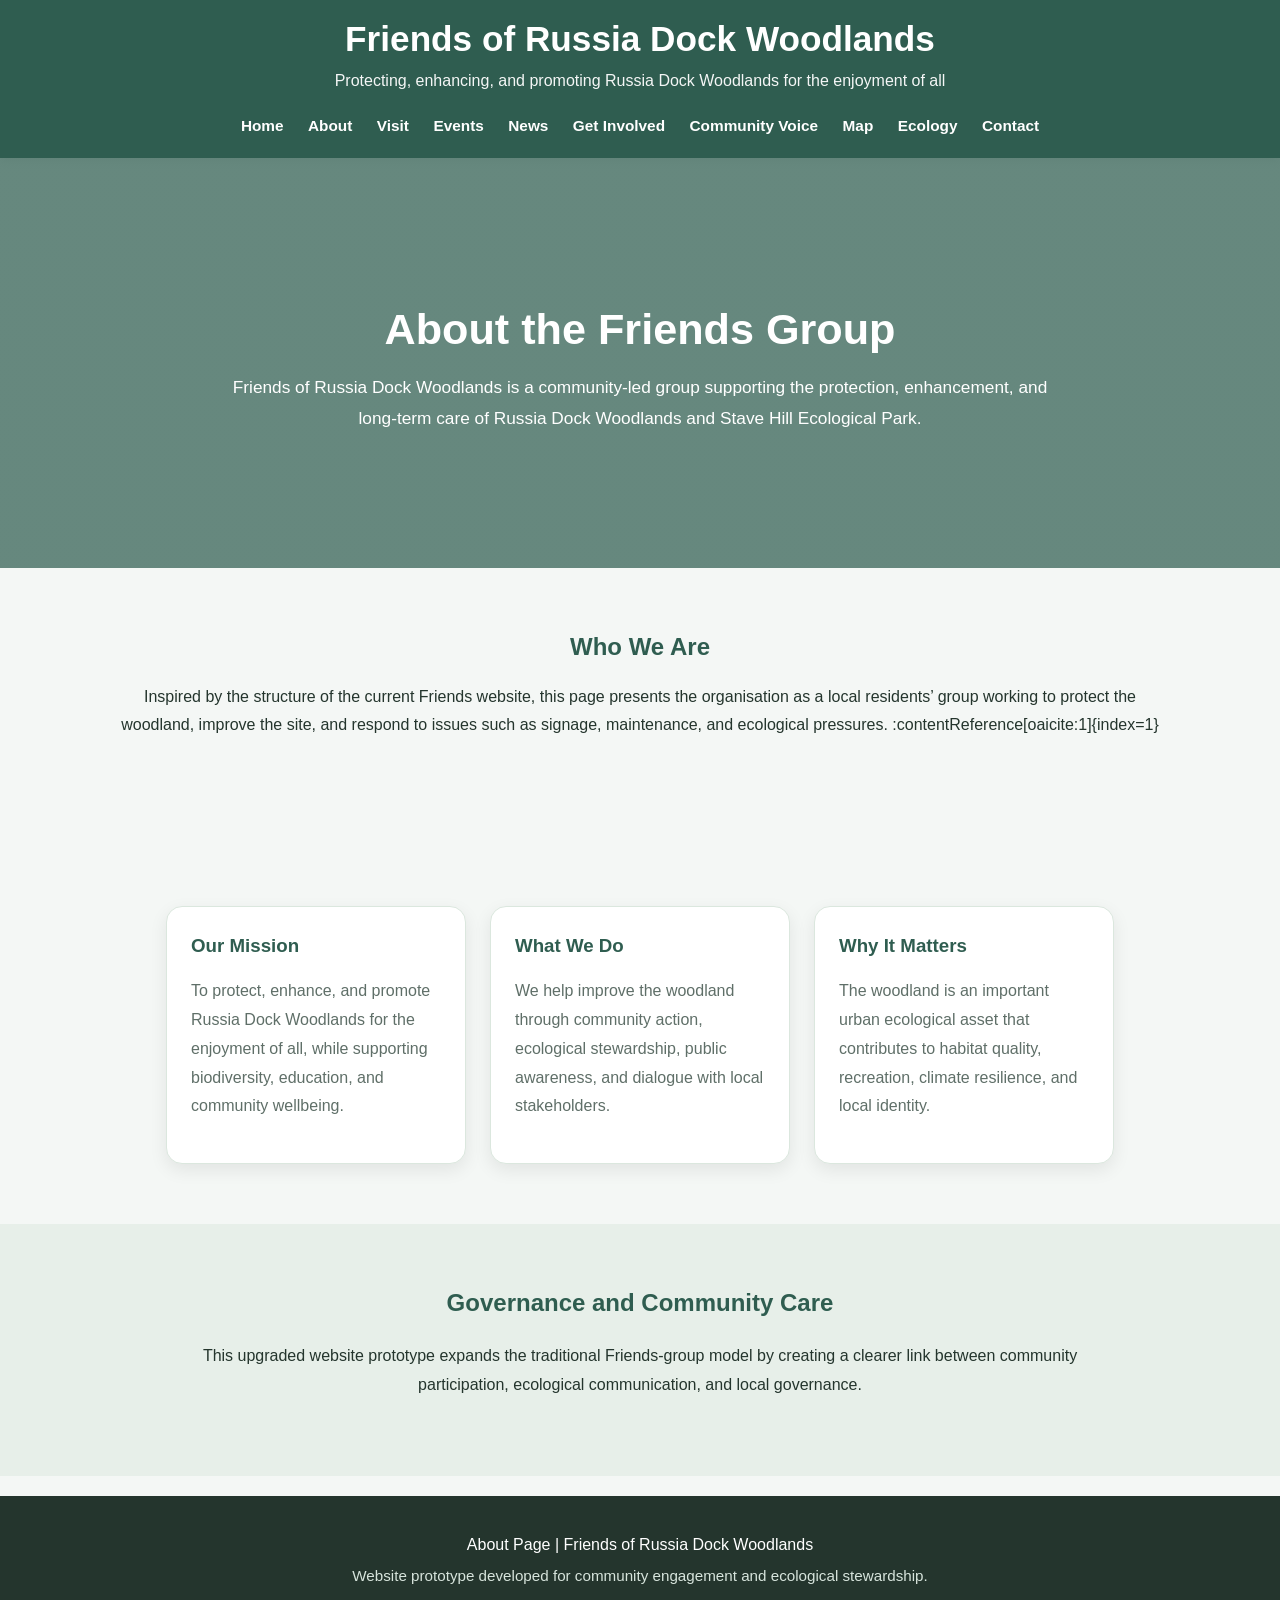
<file: about.html>
<!DOCTYPE html>
<html lang="en">
<head>
  <meta charset="UTF-8">
  <meta name="viewport" content="width=device-width, initial-scale=1.0">
  <title>About | Friends of Russia Dock Woodlands</title>
  <link rel="stylesheet" href="style.css">
</head>
<body>

  <header>
    <h1>Friends of Russia Dock Woodlands</h1>
    <p>Protecting, enhancing, and promoting Russia Dock Woodlands for the enjoyment of all</p>
    <nav>
      <a href="index.html">Home</a>
      <a href="about.html">About</a>
      <a href="visit.html">Visit</a>
      <a href="events.html">Events</a>
      <a href="news.html">News</a>
      <a href="involved.html">Get Involved</a>
      <a href="community.html">Community Voice</a>
      <a href="map.html">Map</a>
      <a href="ecology.html">Ecology</a>
      <a href="contact.html">Contact</a>
    </nav>
  </header>

  <section class="hero">
    <h2>About the Friends Group</h2>
    <p>
      Friends of Russia Dock Woodlands is a community-led group supporting the protection,
      enhancement, and long-term care of Russia Dock Woodlands and Stave Hill Ecological Park.
    </p>
  </section>

  <section class="section center">
    <h2>Who We Are</h2>
    <p>
      Inspired by the structure of the current Friends website, this page presents the organisation
      as a local residents’ group working to protect the woodland, improve the site, and respond
      to issues such as signage, maintenance, and ecological pressures. :contentReference[oaicite:1]{index=1}
    </p>
  </section>

  <section class="section">
    <div class="grid">
      <div class="card">
        <h3>Our Mission</h3>
        <p>
          To protect, enhance, and promote Russia Dock Woodlands for the enjoyment of all,
          while supporting biodiversity, education, and community wellbeing.
        </p>
      </div>

      <div class="card">
        <h3>What We Do</h3>
        <p>
          We help improve the woodland through community action, ecological stewardship,
          public awareness, and dialogue with local stakeholders.
        </p>
      </div>

      <div class="card">
        <h3>Why It Matters</h3>
        <p>
          The woodland is an important urban ecological asset that contributes to habitat quality,
          recreation, climate resilience, and local identity.
        </p>
      </div>
    </div>
  </section>

  <section class="highlight">
    <div class="highlight-inner">
      <h2>Governance and Community Care</h2>
      <p>
        This upgraded website prototype expands the traditional Friends-group model by creating a
        clearer link between community participation, ecological communication, and local governance.
      </p>
    </div>
  </section>

  <footer>
    <p>About Page | Friends of Russia Dock Woodlands</p>
    <p class="small">Website prototype developed for community engagement and ecological stewardship.</p>
  </footer>

</body>
</html>
</file>
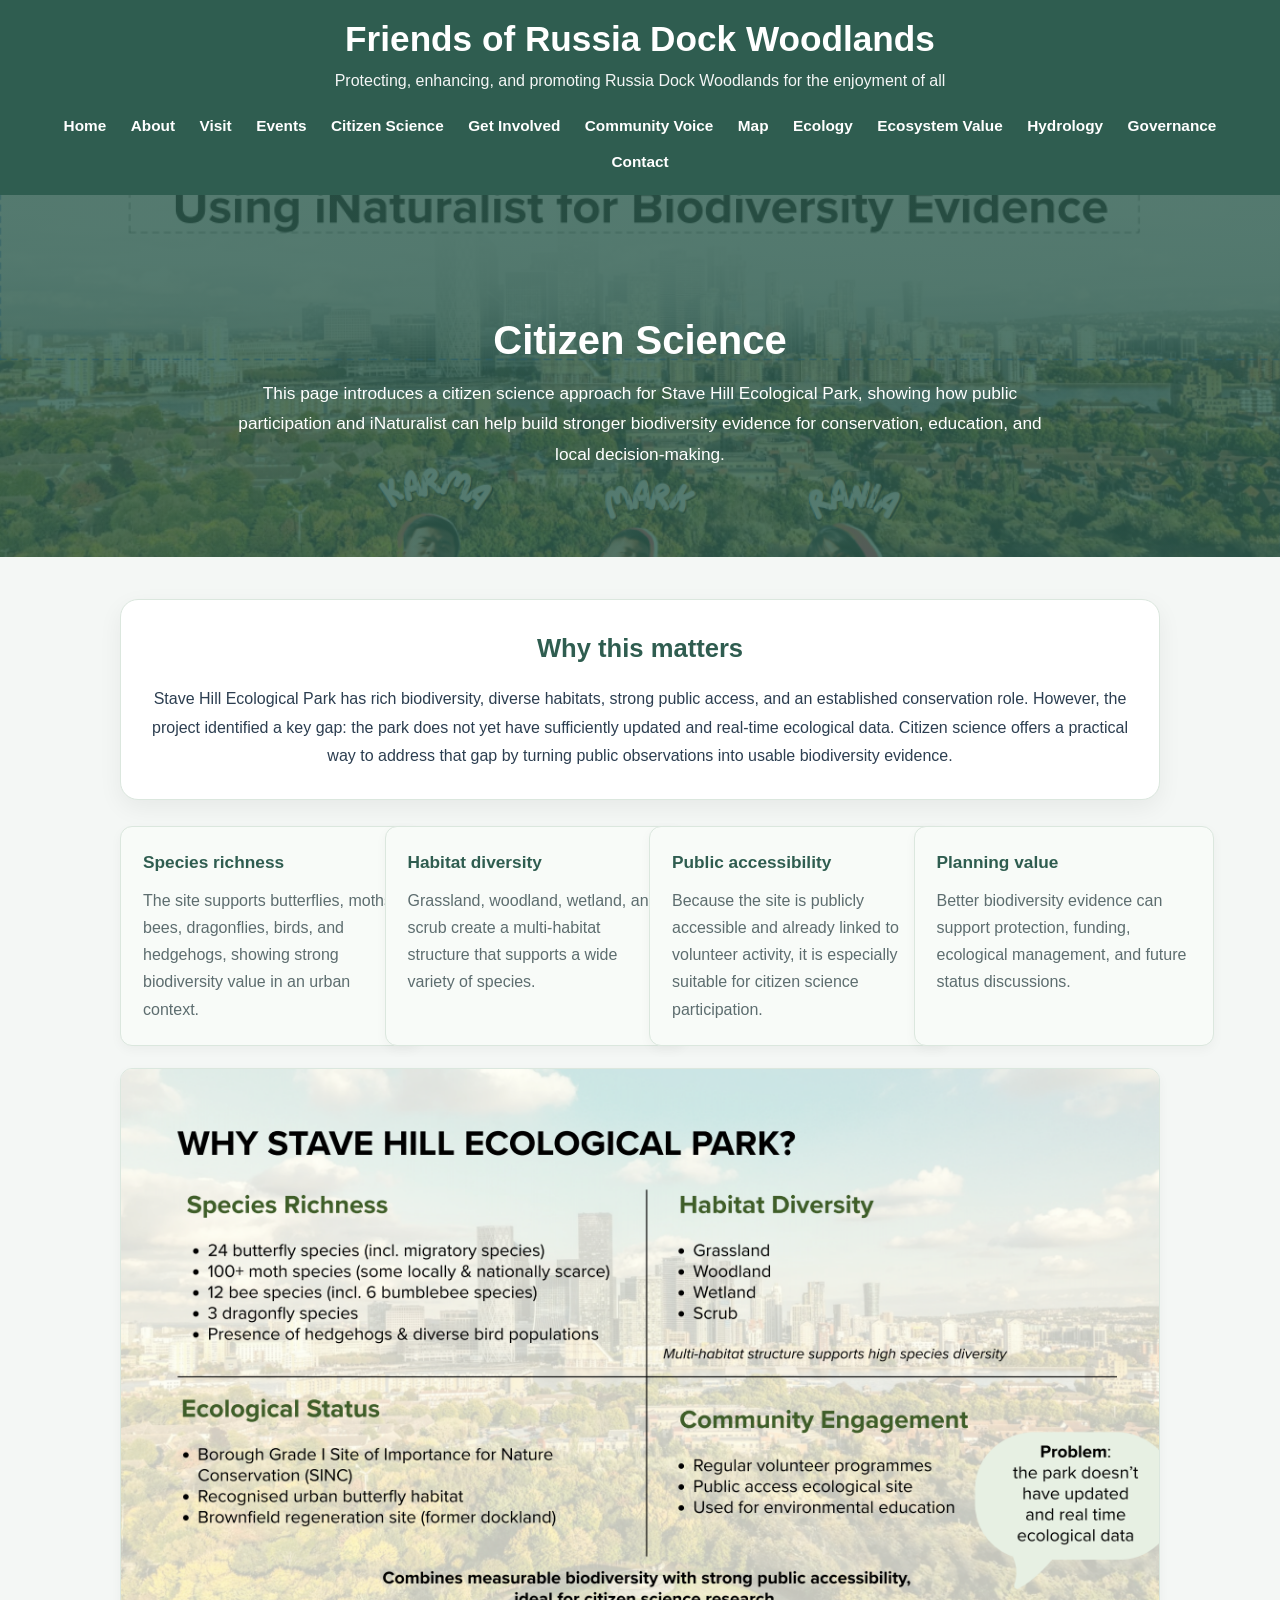
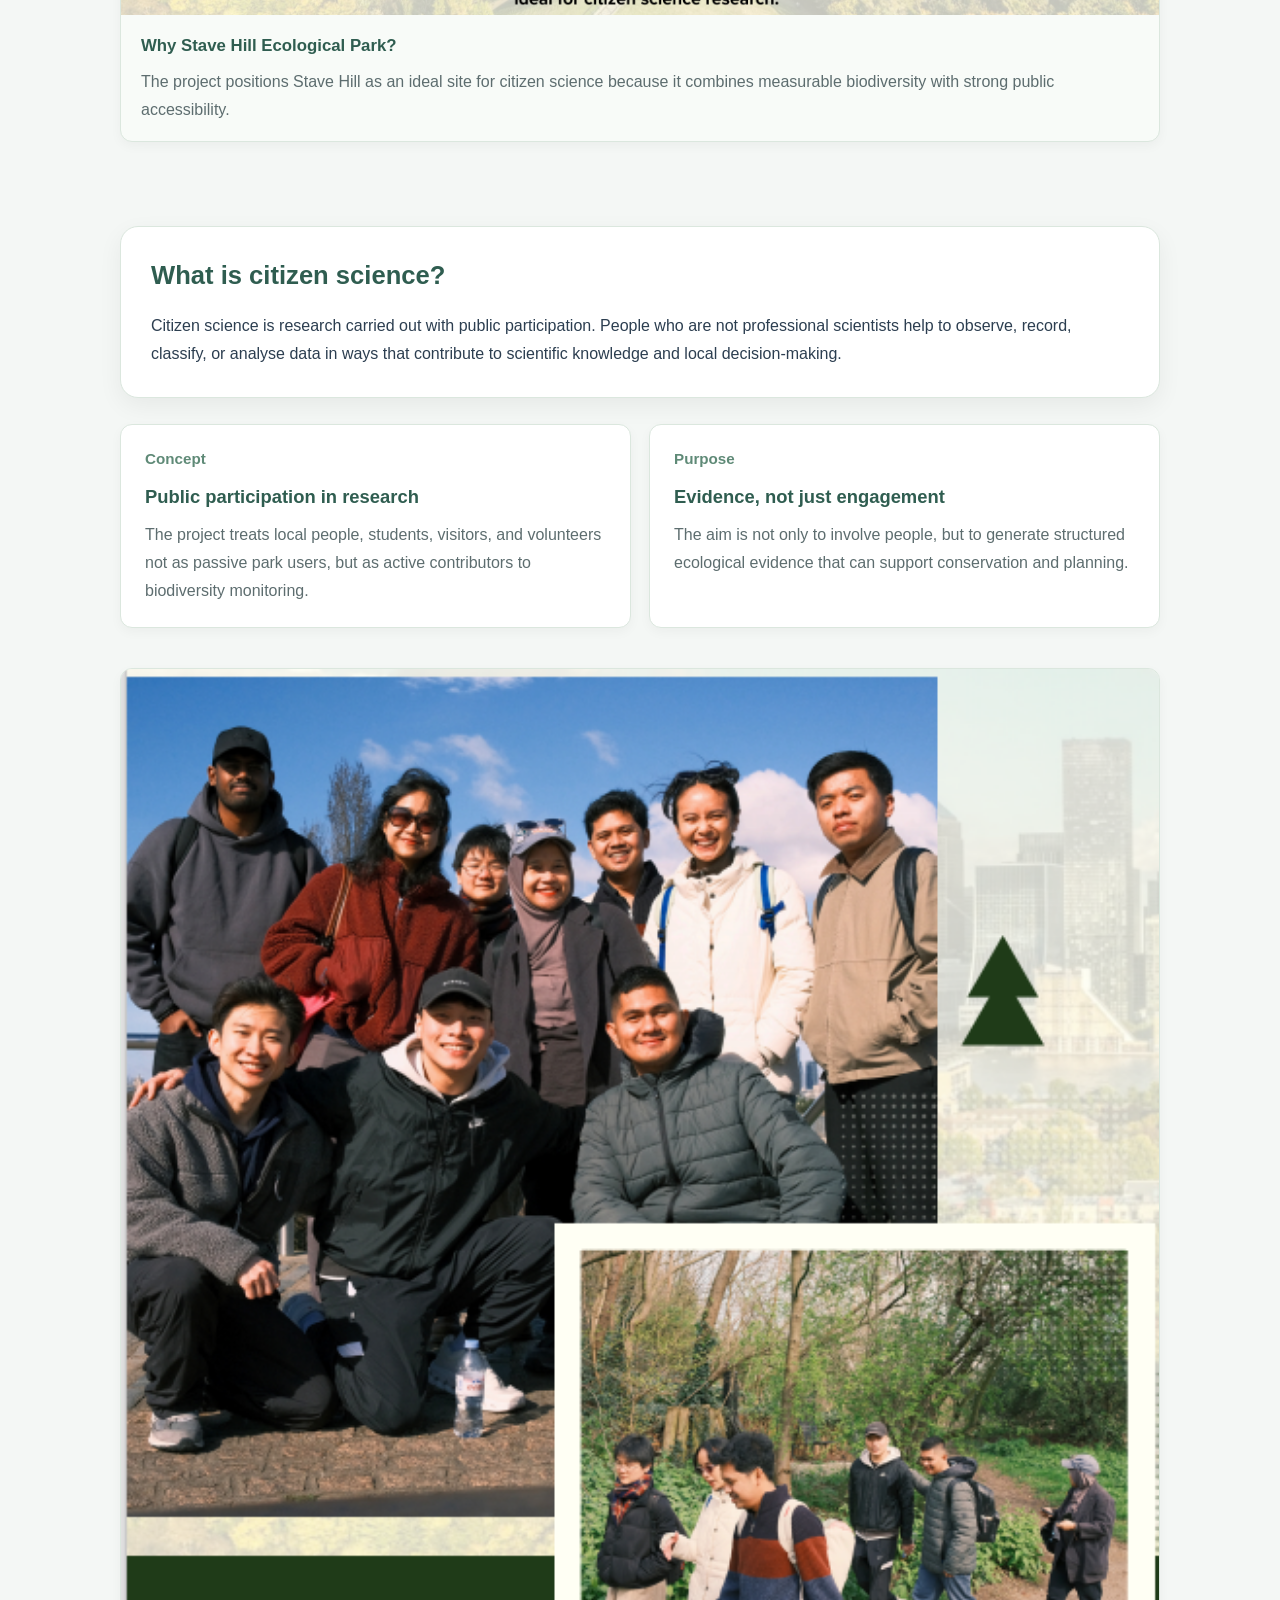
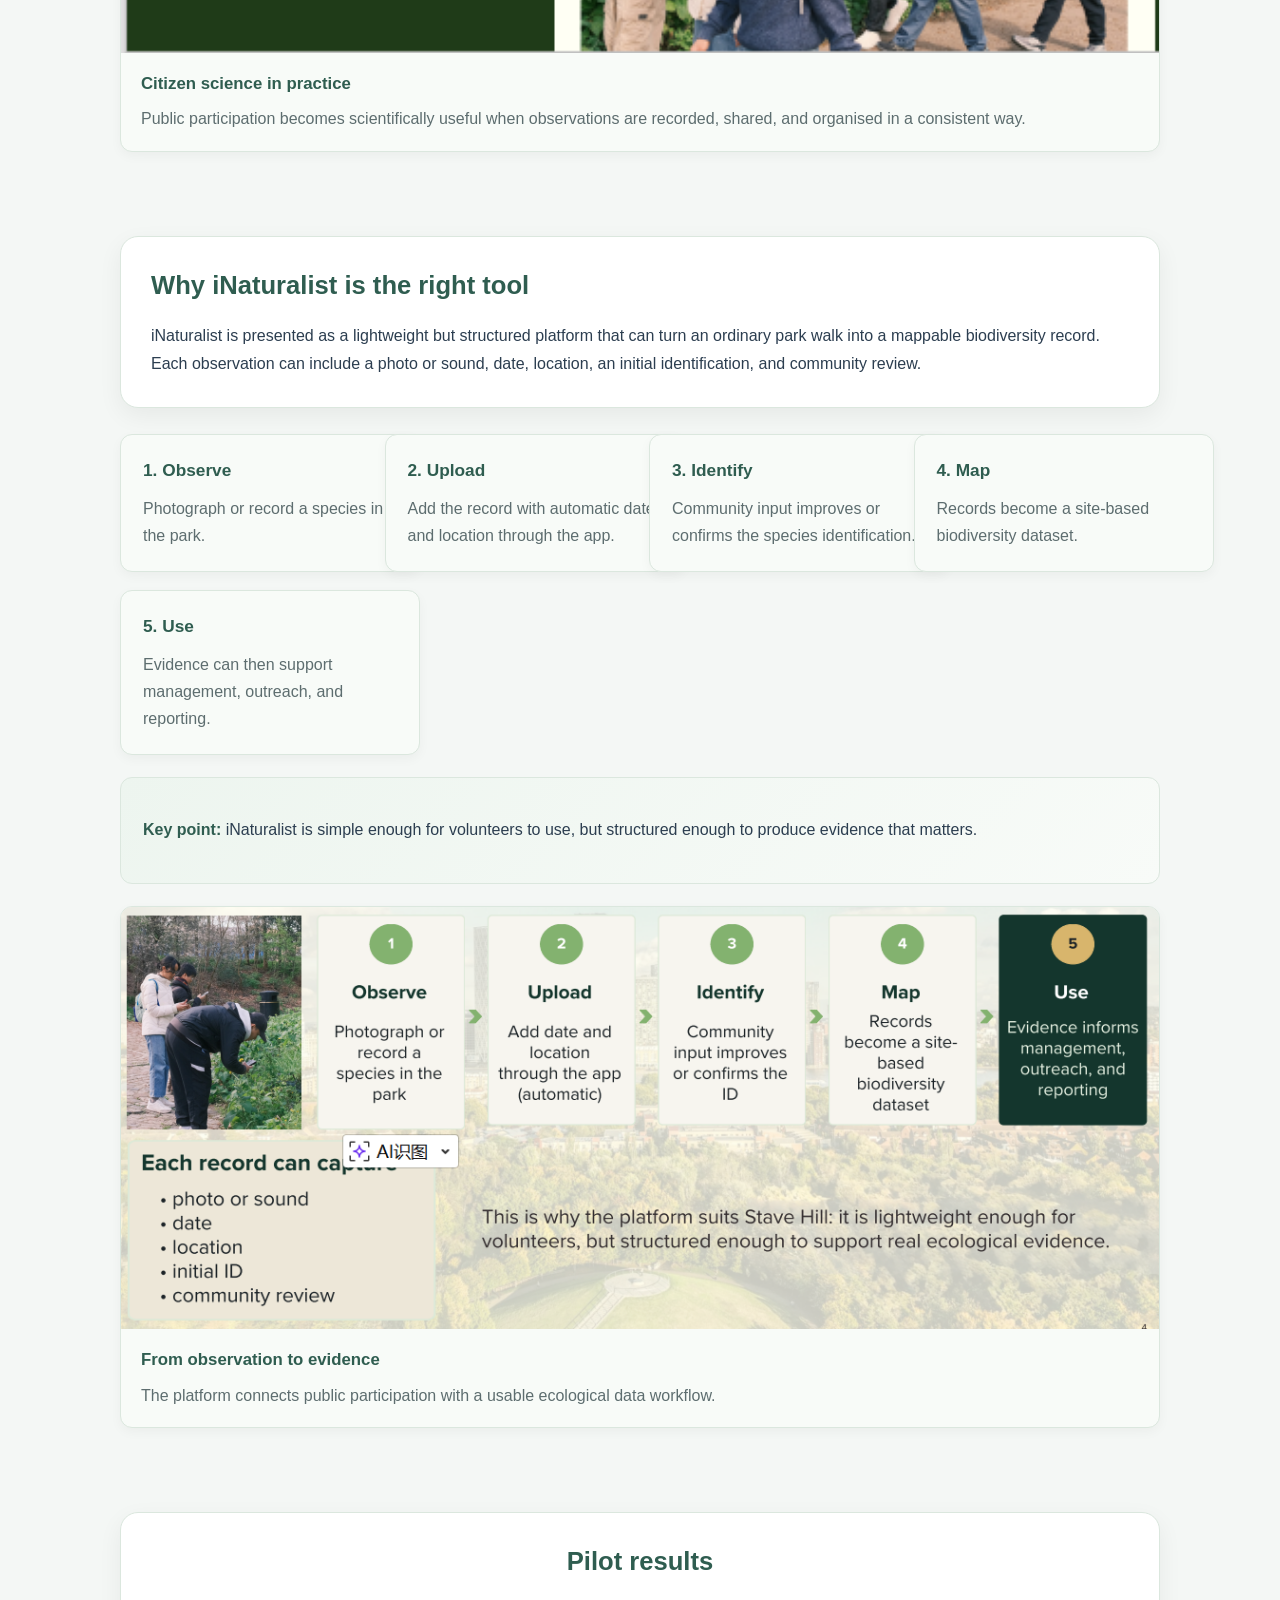
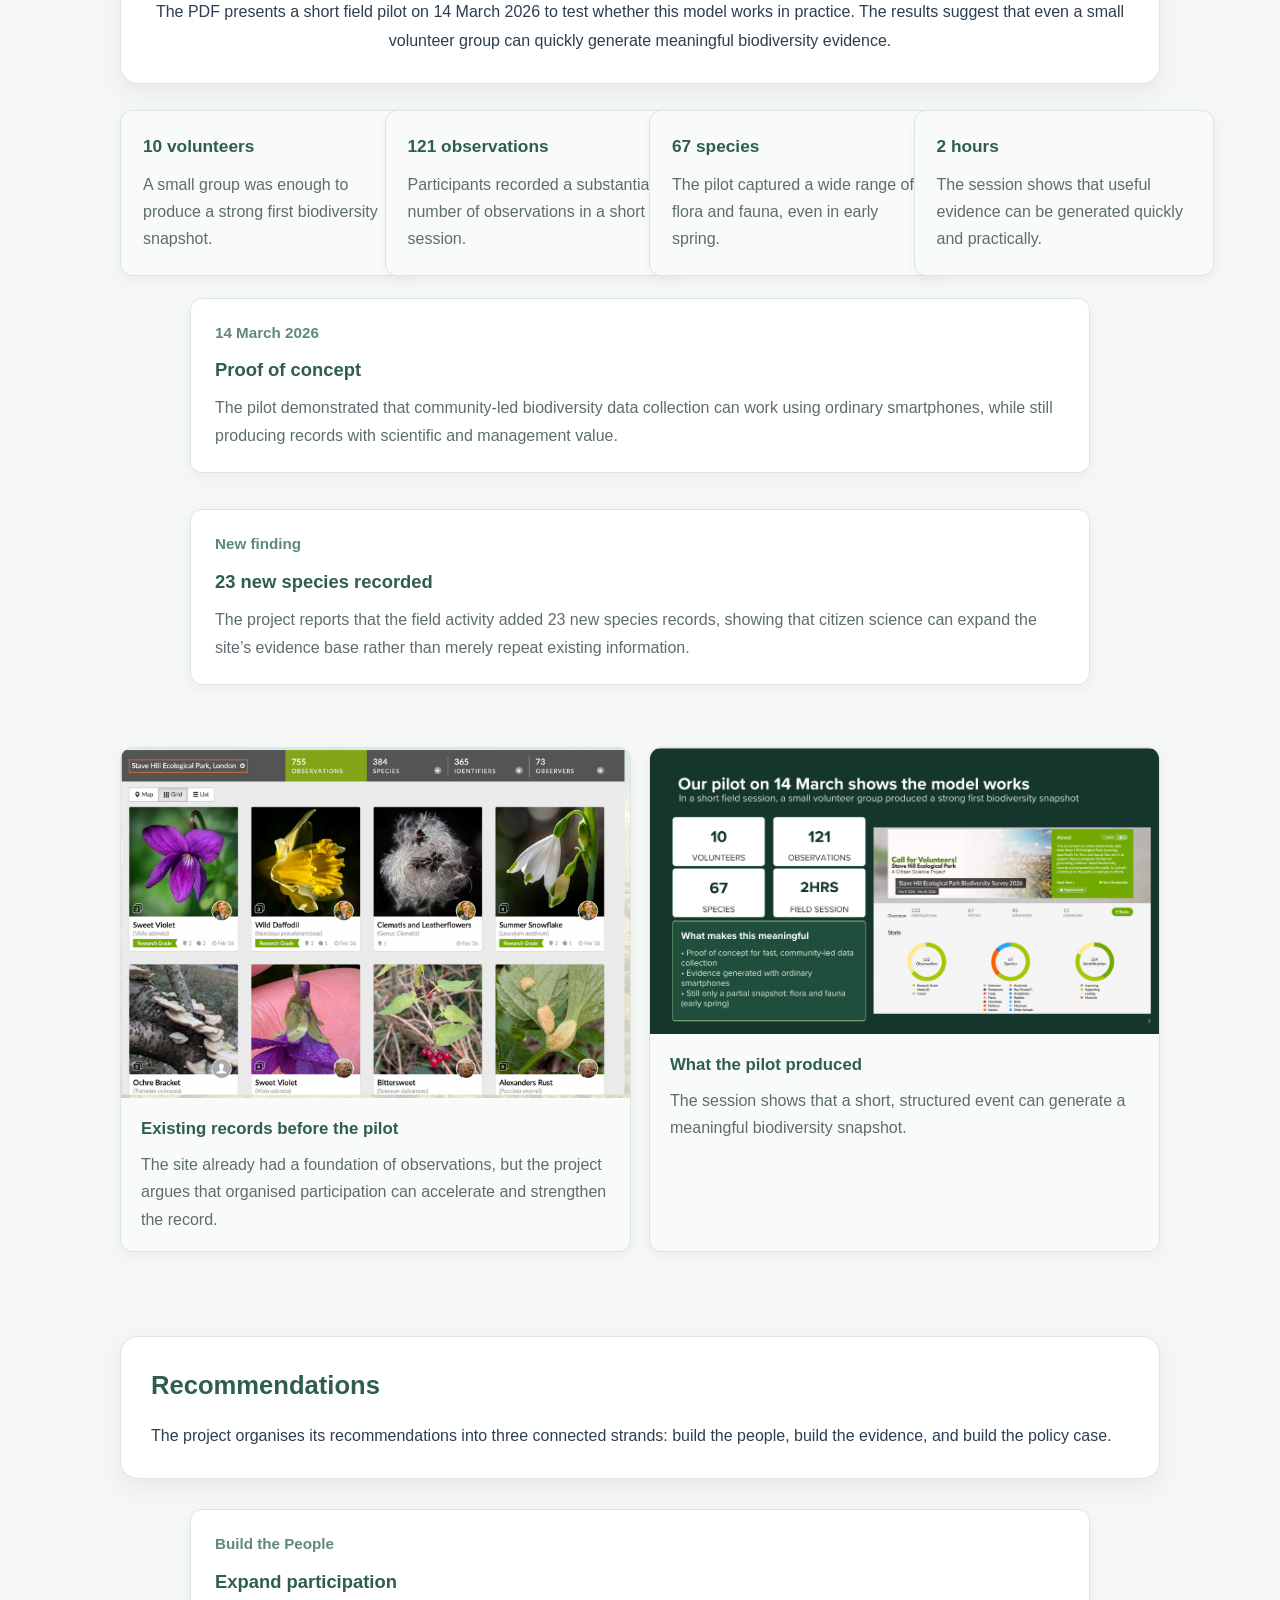
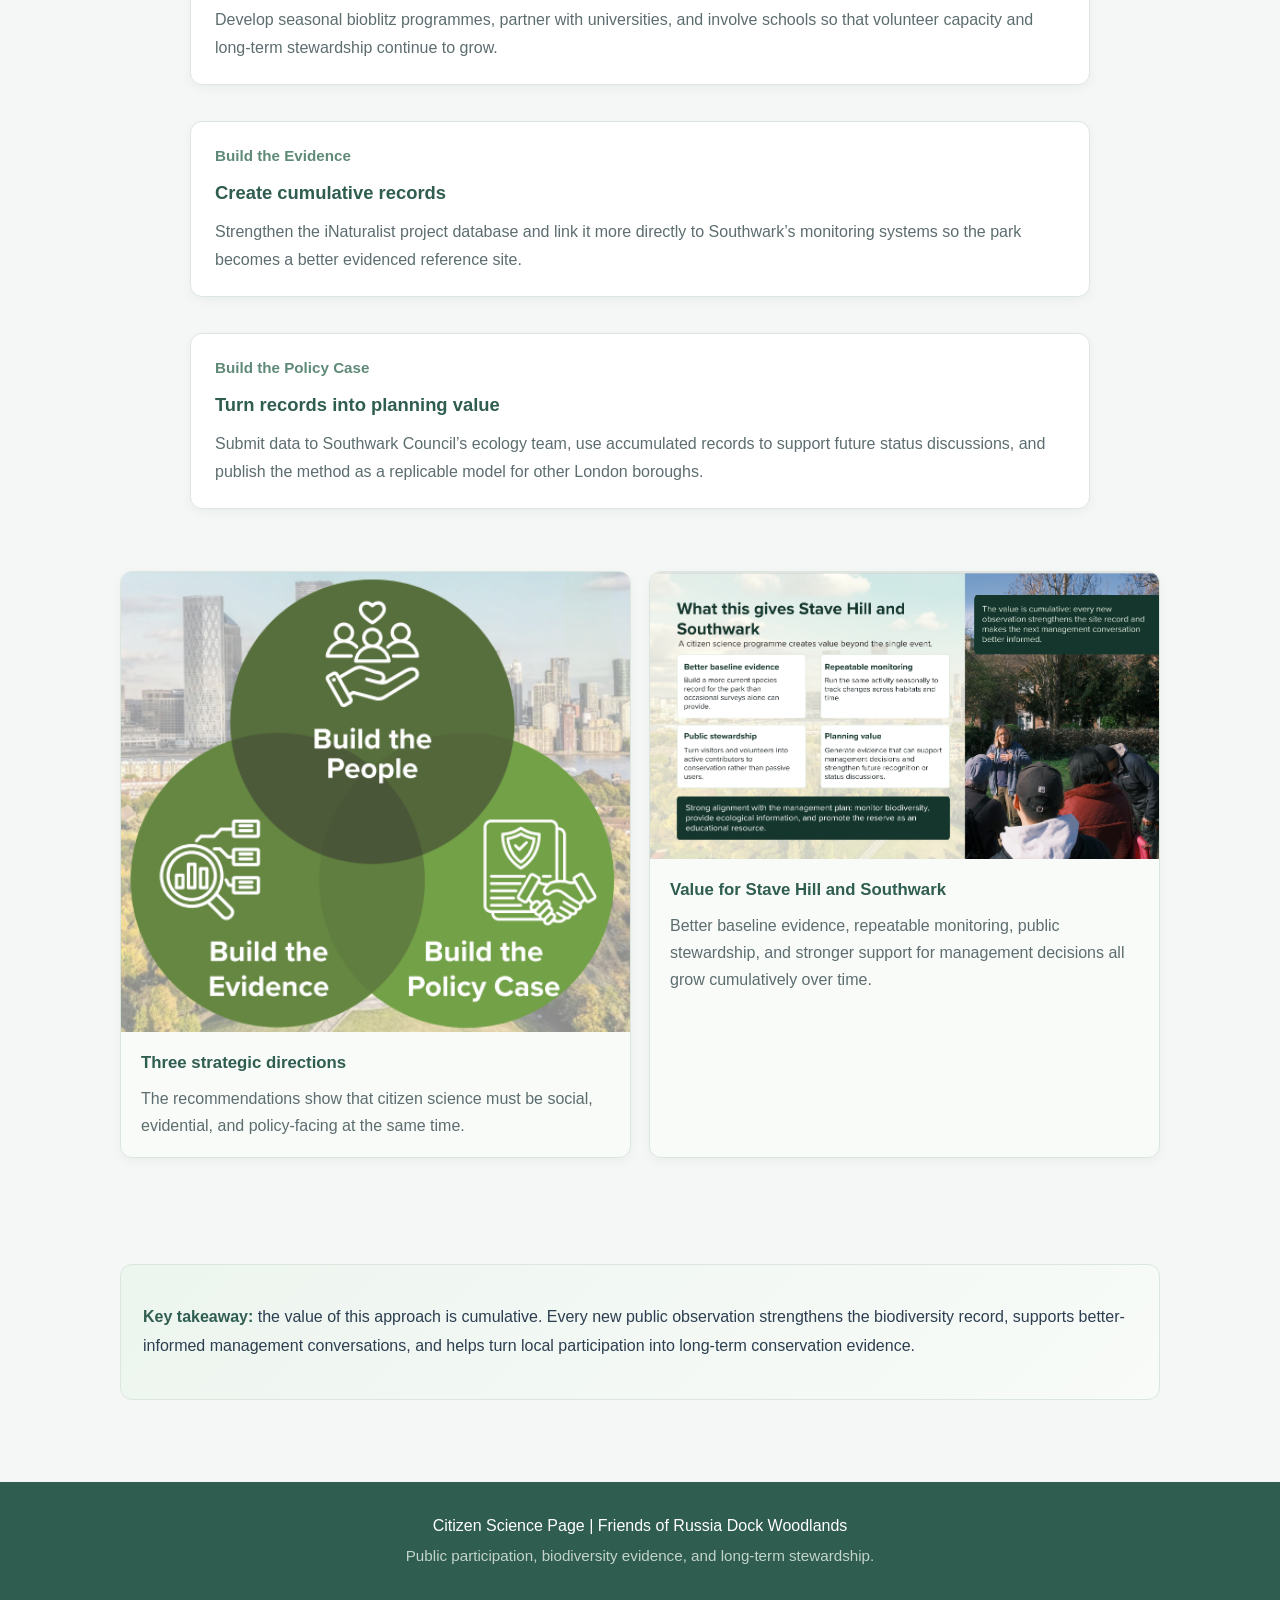
<file: citizen-science.html>
<!DOCTYPE html>
<html lang="en">
<head>
  <meta charset="UTF-8">
  <meta name="viewport" content="width=device-width, initial-scale=1.0">
  <title>Citizen Science | Friends of Russia Dock Woodlands</title>
  <link rel="stylesheet" href="style.css">
  <style>
    :root {
      --green-dark: #2F5D50;
      --green-mid: #5f8a77;
      --green-light: #A7C4A0;
      --bg-soft: #F4F7F5;
      --bg-panel: #ffffff;
      --text-main: #2C3E50;
      --text-soft: #5d6d6f;
      --border-soft: #dbe7de;
      --shadow-soft: 0 8px 24px rgba(0,0,0,0.06);
      --radius-lg: 18px;
      --radius-md: 12px;
    }

    body {
      margin: 0;
      background: var(--bg-soft);
      color: var(--text-main);
      font-family: Arial, sans-serif;
    }

    .hero {
      background:
        linear-gradient(rgba(47,93,80,0.82), rgba(47,93,80,0.82)),
        url("images/citizen-science/hero.jpg") center/cover no-repeat;
      color: white;
      text-align: center;
      padding: 88px 20px;
    }

    .hero h2 {
      font-size: 2.5rem;
      margin-bottom: 14px;
    }

    .hero p {
      max-width: 820px;
      margin: 0 auto;
      line-height: 1.75;
      font-size: 1.08rem;
    }

    .section {
      max-width: 1080px;
      margin: 0 auto;
      padding: 42px 20px;
    }

    .center {
      text-align: center;
    }

    .panel {
      background: var(--bg-panel);
      border: 1px solid var(--border-soft);
      border-radius: var(--radius-lg);
      box-shadow: var(--shadow-soft);
      padding: 28px 30px;
      margin-bottom: 26px;
    }

    .panel h2 {
      margin-top: 0;
      color: var(--green-dark);
      font-size: 1.6rem;
    }

    .panel p {
      line-height: 1.8;
      color: var(--text-main);
      margin-bottom: 0;
    }

    .card-grid {
      display: grid;
      grid-template-columns: repeat(auto-fit, minmax(240px, 1fr));
      gap: 18px;
      margin-top: 22px;
    }

    .card {
      background: #f8fbf8;
      border: 1px solid var(--border-soft);
      border-radius: var(--radius-md);
      padding: 22px;
      box-shadow: 0 4px 12px rgba(0,0,0,0.04);
    }

    .card h3 {
      margin-top: 0;
      margin-bottom: 10px;
      color: var(--green-dark);
      font-size: 1.08rem;
    }

    .card p {
      margin: 0;
      color: var(--text-soft);
      line-height: 1.7;
    }

    .news-list {
      display: grid;
      gap: 18px;
    }

    .news-item {
      background: white;
      border: 1px solid var(--border-soft);
      border-radius: var(--radius-md);
      padding: 22px 24px;
      box-shadow: 0 4px 12px rgba(0,0,0,0.04);
    }

    .news-date {
      color: var(--green-mid);
      font-weight: bold;
      margin-bottom: 10px;
      font-size: 0.95rem;
    }

    .news-item h4 {
      margin: 0 0 10px;
      color: var(--green-dark);
      font-size: 1.15rem;
    }

    .news-item p {
      margin: 0;
      color: var(--text-soft);
      line-height: 1.75;
    }

    .two-column {
      display: grid;
      grid-template-columns: repeat(auto-fit, minmax(300px, 1fr));
      gap: 18px;
      margin-top: 22px;
    }

    .image-panel {
      background: #f8fbf8;
      border: 1px solid var(--border-soft);
      border-radius: var(--radius-md);
      overflow: hidden;
      box-shadow: 0 4px 12px rgba(0,0,0,0.04);
      margin-top: 22px;
    }

    .image-panel img {
      width: 100%;
      display: block;
      background: #e8f0ea;
    }

    .image-caption {
      padding: 18px 20px;
    }

    .image-caption h3 {
      margin: 0 0 8px;
      color: var(--green-dark);
      font-size: 1.05rem;
    }

    .image-caption p {
      margin: 0;
      color: var(--text-soft);
      line-height: 1.7;
    }

    .highlight-box {
      background: linear-gradient(135deg, #edf5ef, #f8fbf8);
      border: 1px solid var(--border-soft);
      border-radius: var(--radius-md);
      padding: 22px;
      margin-top: 22px;
    }

    .highlight-box strong {
      color: var(--green-dark);
    }

    footer {
      background: #2F5D50;
      color: white;
      text-align: center;
      padding: 25px 20px;
      margin-top: 40px;
    }

    .small {
      opacity: 0.88;
      font-size: 0.95rem;
    }

    @media (max-width: 768px) {
      .hero h2 {
        font-size: 2rem;
      }

      .section {
        padding: 30px 16px;
      }

      .panel,
      .news-item,
      .card {
        padding: 20px 18px;
      }
    }
  </style>
</head>
<body>

  <header>
    <h1>Friends of Russia Dock Woodlands</h1>
    <p>Protecting, enhancing, and promoting Russia Dock Woodlands for the enjoyment of all</p>
    <nav>
      <a href="index.html">Home</a>
      <a href="about.html">About</a>
      <a href="visit.html">Visit</a>
      <a href="events.html">Events</a>
      <a href="citizen-science.html">Citizen Science</a>
      <a href="involved.html">Get Involved</a>
      <a href="community.html">Community Voice</a>
      <a href="map.html">Map</a>
      <a href="ecology.html">Ecology</a>
      <a href="ecosystem.html">Ecosystem Value</a>
      <a href="hydrology.html">Hydrology</a>
      <a href="governance.html">Governance</a>
      <a href="contact.html">Contact</a>
    </nav>
  </header>

  <section class="hero">
    <h2>Citizen Science</h2>
    <p>
      This page introduces a citizen science approach for Stave Hill Ecological Park,
      showing how public participation and iNaturalist can help build stronger biodiversity
      evidence for conservation, education, and local decision-making.
    </p>
  </section>

  <section class="section">
    <div class="panel center">
      <h2>Why this matters</h2>
      <p>
        Stave Hill Ecological Park has rich biodiversity, diverse habitats, strong public access,
        and an established conservation role. However, the project identified a key gap:
        the park does not yet have sufficiently updated and real-time ecological data.
        Citizen science offers a practical way to address that gap by turning public observations
        into usable biodiversity evidence.
      </p>
    </div>

    <div class="card-grid">
      <div class="card">
        <h3>Species richness</h3>
        <p>
          The site supports butterflies, moths, bees, dragonflies, birds, and hedgehogs,
          showing strong biodiversity value in an urban context.
        </p>
      </div>
      <div class="card">
        <h3>Habitat diversity</h3>
        <p>
          Grassland, woodland, wetland, and scrub create a multi-habitat structure that
          supports a wide variety of species.
        </p>
      </div>
      <div class="card">
        <h3>Public accessibility</h3>
        <p>
          Because the site is publicly accessible and already linked to volunteer activity,
          it is especially suitable for citizen science participation.
        </p>
      </div>
      <div class="card">
        <h3>Planning value</h3>
        <p>
          Better biodiversity evidence can support protection, funding, ecological management,
          and future status discussions.
        </p>
      </div>
    </div>

    <div class="image-panel">
      <img src="images/citizen-science/why-stave-hill.jpg" alt="Why Stave Hill Ecological Park is suitable for citizen science">
      <div class="image-caption">
        <h3>Why Stave Hill Ecological Park?</h3>
        <p>
          The project positions Stave Hill as an ideal site for citizen science because it combines measurable biodiversity with strong public accessibility.
        </p>
      </div>
    </div>
  </section>

  <section class="section">
    <div class="panel">
      <h2>What is citizen science?</h2>
      <p>
        Citizen science is research carried out with public participation. People who are not professional scientists
        help to observe, record, classify, or analyse data in ways that contribute to scientific knowledge and local decision-making.
      </p>
    </div>

    <div class="two-column">
      <div class="news-item">
        <div class="news-date">Concept</div>
        <h4>Public participation in research</h4>
        <p>
          The project treats local people, students, visitors, and volunteers not as passive park users,
          but as active contributors to biodiversity monitoring.
        </p>
      </div>

      <div class="news-item">
        <div class="news-date">Purpose</div>
        <h4>Evidence, not just engagement</h4>
        <p>
          The aim is not only to involve people, but to generate structured ecological evidence that can support conservation and planning.
        </p>
      </div>
    </div>

    <div class="image-panel">
      <img src="images/citizen-science/what-is-citizen-science.jpg" alt="Citizen science team and field activity">
      <div class="image-caption">
        <h3>Citizen science in practice</h3>
        <p>
          Public participation becomes scientifically useful when observations are recorded, shared, and organised in a consistent way.
        </p>
      </div>
    </div>
  </section>

  <section class="section">
    <div class="panel">
      <h2>Why iNaturalist is the right tool</h2>
      <p>
        iNaturalist is presented as a lightweight but structured platform that can turn an ordinary park walk
        into a mappable biodiversity record. Each observation can include a photo or sound, date, location,
        an initial identification, and community review.
      </p>
    </div>

    <div class="card-grid">
      <div class="card">
        <h3>1. Observe</h3>
        <p>Photograph or record a species in the park.</p>
      </div>
      <div class="card">
        <h3>2. Upload</h3>
        <p>Add the record with automatic date and location through the app.</p>
      </div>
      <div class="card">
        <h3>3. Identify</h3>
        <p>Community input improves or confirms the species identification.</p>
      </div>
      <div class="card">
        <h3>4. Map</h3>
        <p>Records become a site-based biodiversity dataset.</p>
      </div>
      <div class="card">
        <h3>5. Use</h3>
        <p>Evidence can then support management, outreach, and reporting.</p>
      </div>
    </div>

    <div class="highlight-box">
      <p>
        <strong>Key point:</strong> iNaturalist is simple enough for volunteers to use, but structured enough to produce evidence that matters.
      </p>
    </div>

    <div class="image-panel">
      <img src="images/citizen-science/inaturalist-process.jpg" alt="Why iNaturalist is the right tool">
      <div class="image-caption">
        <h3>From observation to evidence</h3>
        <p>
          The platform connects public participation with a usable ecological data workflow.
        </p>
      </div>
    </div>
  </section>

  <section class="section">
    <div class="panel center">
      <h2>Pilot results</h2>
      <p>
        The PDF presents a short field pilot on 14 March 2026 to test whether this model works in practice.
        The results suggest that even a small volunteer group can quickly generate meaningful biodiversity evidence.
      </p>
    </div>

    <div class="card-grid">
      <div class="card">
        <h3>10 volunteers</h3>
        <p>A small group was enough to produce a strong first biodiversity snapshot.</p>
      </div>
      <div class="card">
        <h3>121 observations</h3>
        <p>Participants recorded a substantial number of observations in a short session.</p>
      </div>
      <div class="card">
        <h3>67 species</h3>
        <p>The pilot captured a wide range of flora and fauna, even in early spring.</p>
      </div>
      <div class="card">
        <h3>2 hours</h3>
        <p>The session shows that useful evidence can be generated quickly and practically.</p>
      </div>
    </div>

    <div class="news-list" style="margin-top: 22px;">
      <div class="news-item">
        <div class="news-date">14 March 2026</div>
        <h4>Proof of concept</h4>
        <p>
          The pilot demonstrated that community-led biodiversity data collection can work using ordinary smartphones,
          while still producing records with scientific and management value.
        </p>
      </div>

      <div class="news-item">
        <div class="news-date">New finding</div>
        <h4>23 new species recorded</h4>
        <p>
          The project reports that the field activity added 23 new species records, showing that citizen science can expand the site’s evidence base rather than merely repeat existing information.
        </p>
      </div>
    </div>

    <div class="two-column">
      <div class="image-panel">
        <img src="images/citizen-science/data-before.jpg" alt="iNaturalist data before 14 March 2026">
        <div class="image-caption">
          <h3>Existing records before the pilot</h3>
          <p>
            The site already had a foundation of observations, but the project argues that organised participation can accelerate and strengthen the record.
          </p>
        </div>
      </div>

      <div class="image-panel">
        <img src="images/citizen-science/pilot-results.jpg" alt="Pilot results and statistics">
        <div class="image-caption">
          <h3>What the pilot produced</h3>
          <p>
            The session shows that a short, structured event can generate a meaningful biodiversity snapshot.
          </p>
        </div>
      </div>
    </div>
  </section>

  <section class="section">
    <div class="panel">
      <h2>Recommendations</h2>
      <p>
        The project organises its recommendations into three connected strands:
        build the people, build the evidence, and build the policy case.
      </p>
    </div>

    <div class="three-strands news-list">
      <div class="news-item">
        <div class="news-date">Build the People</div>
        <h4>Expand participation</h4>
        <p>
          Develop seasonal bioblitz programmes, partner with universities, and involve schools so that volunteer capacity and long-term stewardship continue to grow.
        </p>
      </div>

      <div class="news-item">
        <div class="news-date">Build the Evidence</div>
        <h4>Create cumulative records</h4>
        <p>
          Strengthen the iNaturalist project database and link it more directly to Southwark’s monitoring systems so the park becomes a better evidenced reference site.
        </p>
      </div>

      <div class="news-item">
        <div class="news-date">Build the Policy Case</div>
        <h4>Turn records into planning value</h4>
        <p>
          Submit data to Southwark Council’s ecology team, use accumulated records to support future status discussions,
          and publish the method as a replicable model for other London boroughs.
        </p>
      </div>
    </div>

    <div class="two-column">
      <div class="image-panel">
        <img src="images/citizen-science/recommendations-overview.jpg" alt="Recommendations overview">
        <div class="image-caption">
          <h3>Three strategic directions</h3>
          <p>
            The recommendations show that citizen science must be social, evidential, and policy-facing at the same time.
          </p>
        </div>
      </div>

      <div class="image-panel">
        <img src="images/citizen-science/value-to-southwark.jpg" alt="What this gives Stave Hill and Southwark">
        <div class="image-caption">
          <h3>Value for Stave Hill and Southwark</h3>
          <p>
            Better baseline evidence, repeatable monitoring, public stewardship, and stronger support for management decisions all grow cumulatively over time.
          </p>
        </div>
      </div>
    </div>
  </section>

  <section class="section">
    <div class="highlight-box">
      <p>
        <strong>Key takeaway:</strong> the value of this approach is cumulative. Every new public observation strengthens the biodiversity record,
        supports better-informed management conversations, and helps turn local participation into long-term conservation evidence.
      </p>
    </div>
  </section>

  <footer>
    <p>Citizen Science Page | Friends of Russia Dock Woodlands</p>
    <p class="small">Public participation, biodiversity evidence, and long-term stewardship.</p>
  </footer>

</body>
</html>
</file>
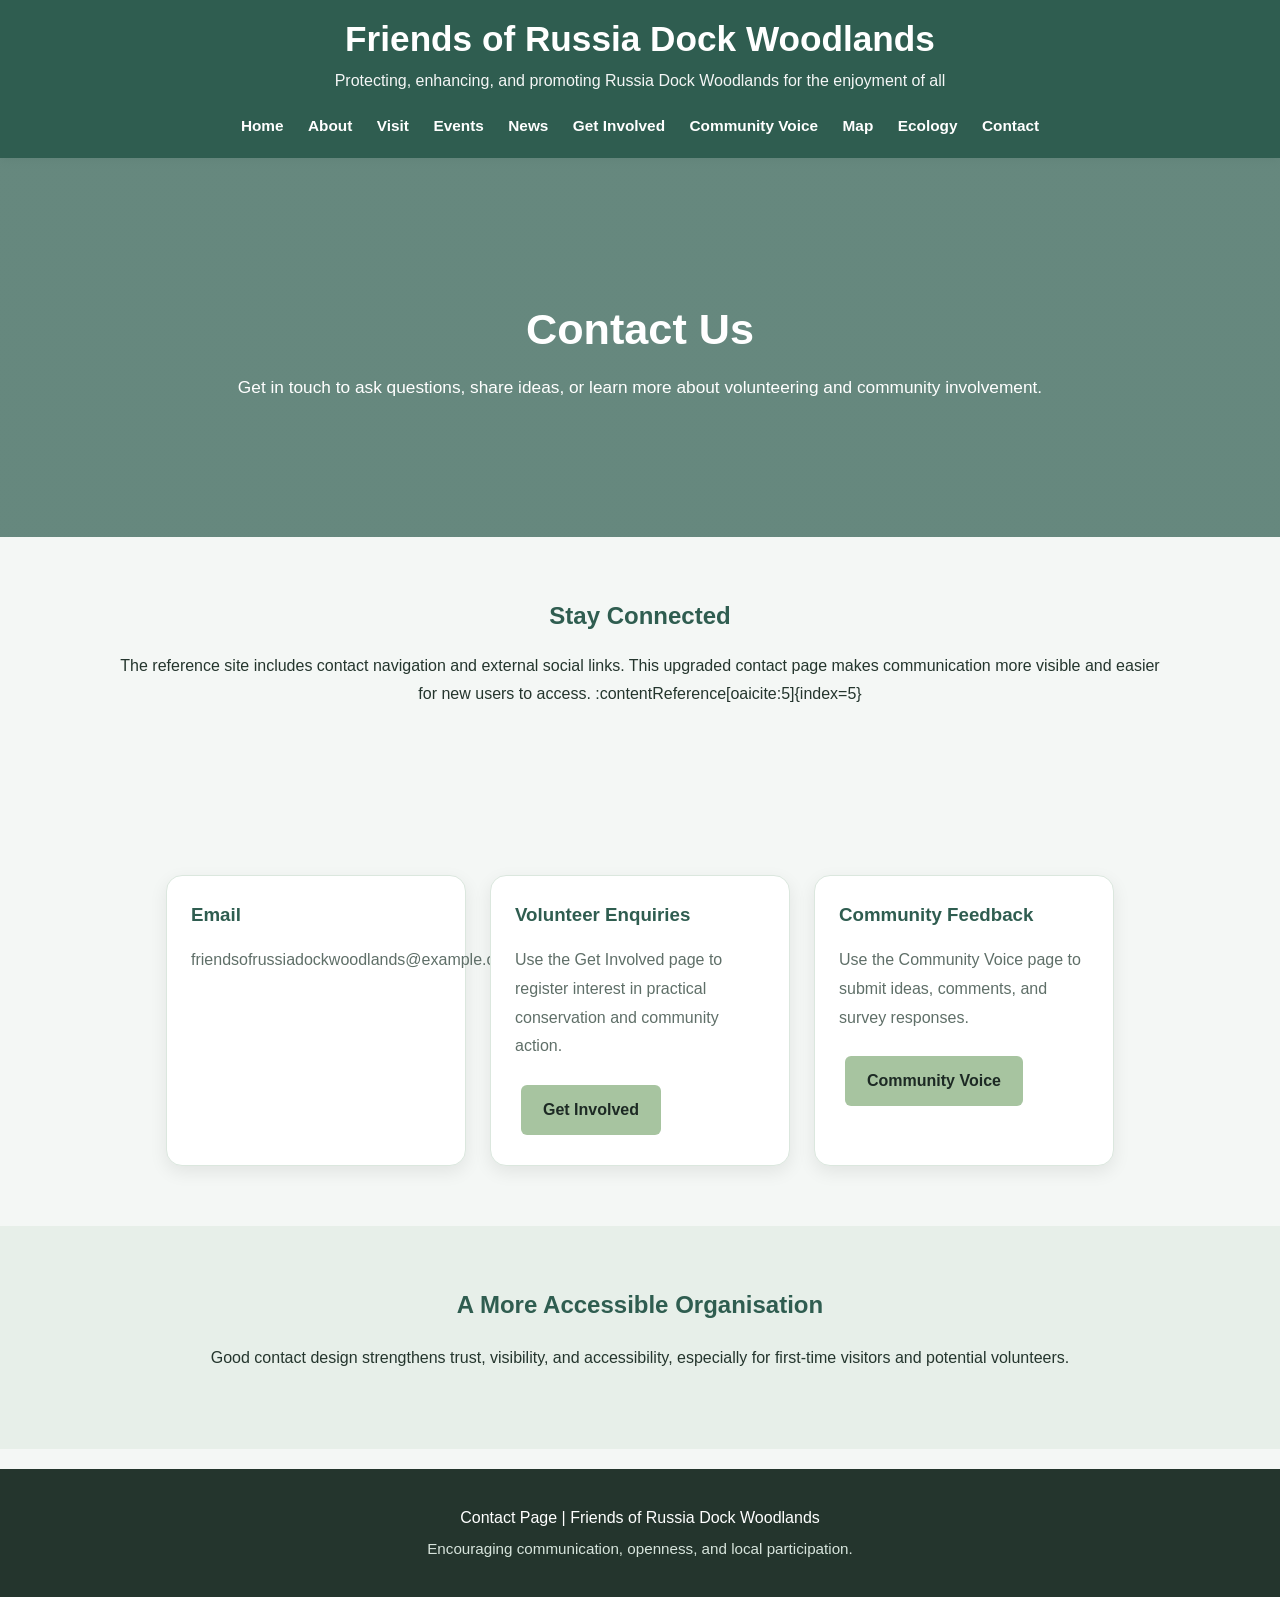
<file: contact.html>
<!DOCTYPE html>
<html lang="en">
<head>
  <meta charset="UTF-8">
  <meta name="viewport" content="width=device-width, initial-scale=1.0">
  <title>Contact | Friends of Russia Dock Woodlands</title>
  <link rel="stylesheet" href="style.css">
</head>
<body>

  <header>
    <h1>Friends of Russia Dock Woodlands</h1>
    <p>Protecting, enhancing, and promoting Russia Dock Woodlands for the enjoyment of all</p>
    <nav>
      <a href="index.html">Home</a>
      <a href="about.html">About</a>
      <a href="visit.html">Visit</a>
      <a href="events.html">Events</a>
      <a href="news.html">News</a>
      <a href="involved.html">Get Involved</a>
      <a href="community.html">Community Voice</a>
      <a href="map.html">Map</a>
      <a href="ecology.html">Ecology</a>
      <a href="contact.html">Contact</a>
    </nav>
  </header>

  <section class="hero">
    <h2>Contact Us</h2>
    <p>
      Get in touch to ask questions, share ideas, or learn more about volunteering and community involvement.
    </p>
  </section>

  <section class="section center">
    <h2>Stay Connected</h2>
    <p>
      The reference site includes contact navigation and external social links. This upgraded contact page makes
      communication more visible and easier for new users to access. :contentReference[oaicite:5]{index=5}
    </p>
  </section>

  <section class="section">
    <div class="grid">
      <div class="card">
        <h3>Email</h3>
        <p>friendsofrussiadockwoodlands@example.org</p>
      </div>

      <div class="card">
        <h3>Volunteer Enquiries</h3>
        <p>Use the Get Involved page to register interest in practical conservation and community action.</p>
        <a class="button" href="involved.html">Get Involved</a>
      </div>

      <div class="card">
        <h3>Community Feedback</h3>
        <p>Use the Community Voice page to submit ideas, comments, and survey responses.</p>
        <a class="button" href="community.html">Community Voice</a>
      </div>
    </div>
  </section>

  <section class="highlight">
    <div class="highlight-inner">
      <h2>A More Accessible Organisation</h2>
      <p>
        Good contact design strengthens trust, visibility, and accessibility, especially for first-time visitors
        and potential volunteers.
      </p>
    </div>
  </section>

  <footer>
    <p>Contact Page | Friends of Russia Dock Woodlands</p>
    <p class="small">Encouraging communication, openness, and local participation.</p>
  </footer>

</body>
</html>
</file>
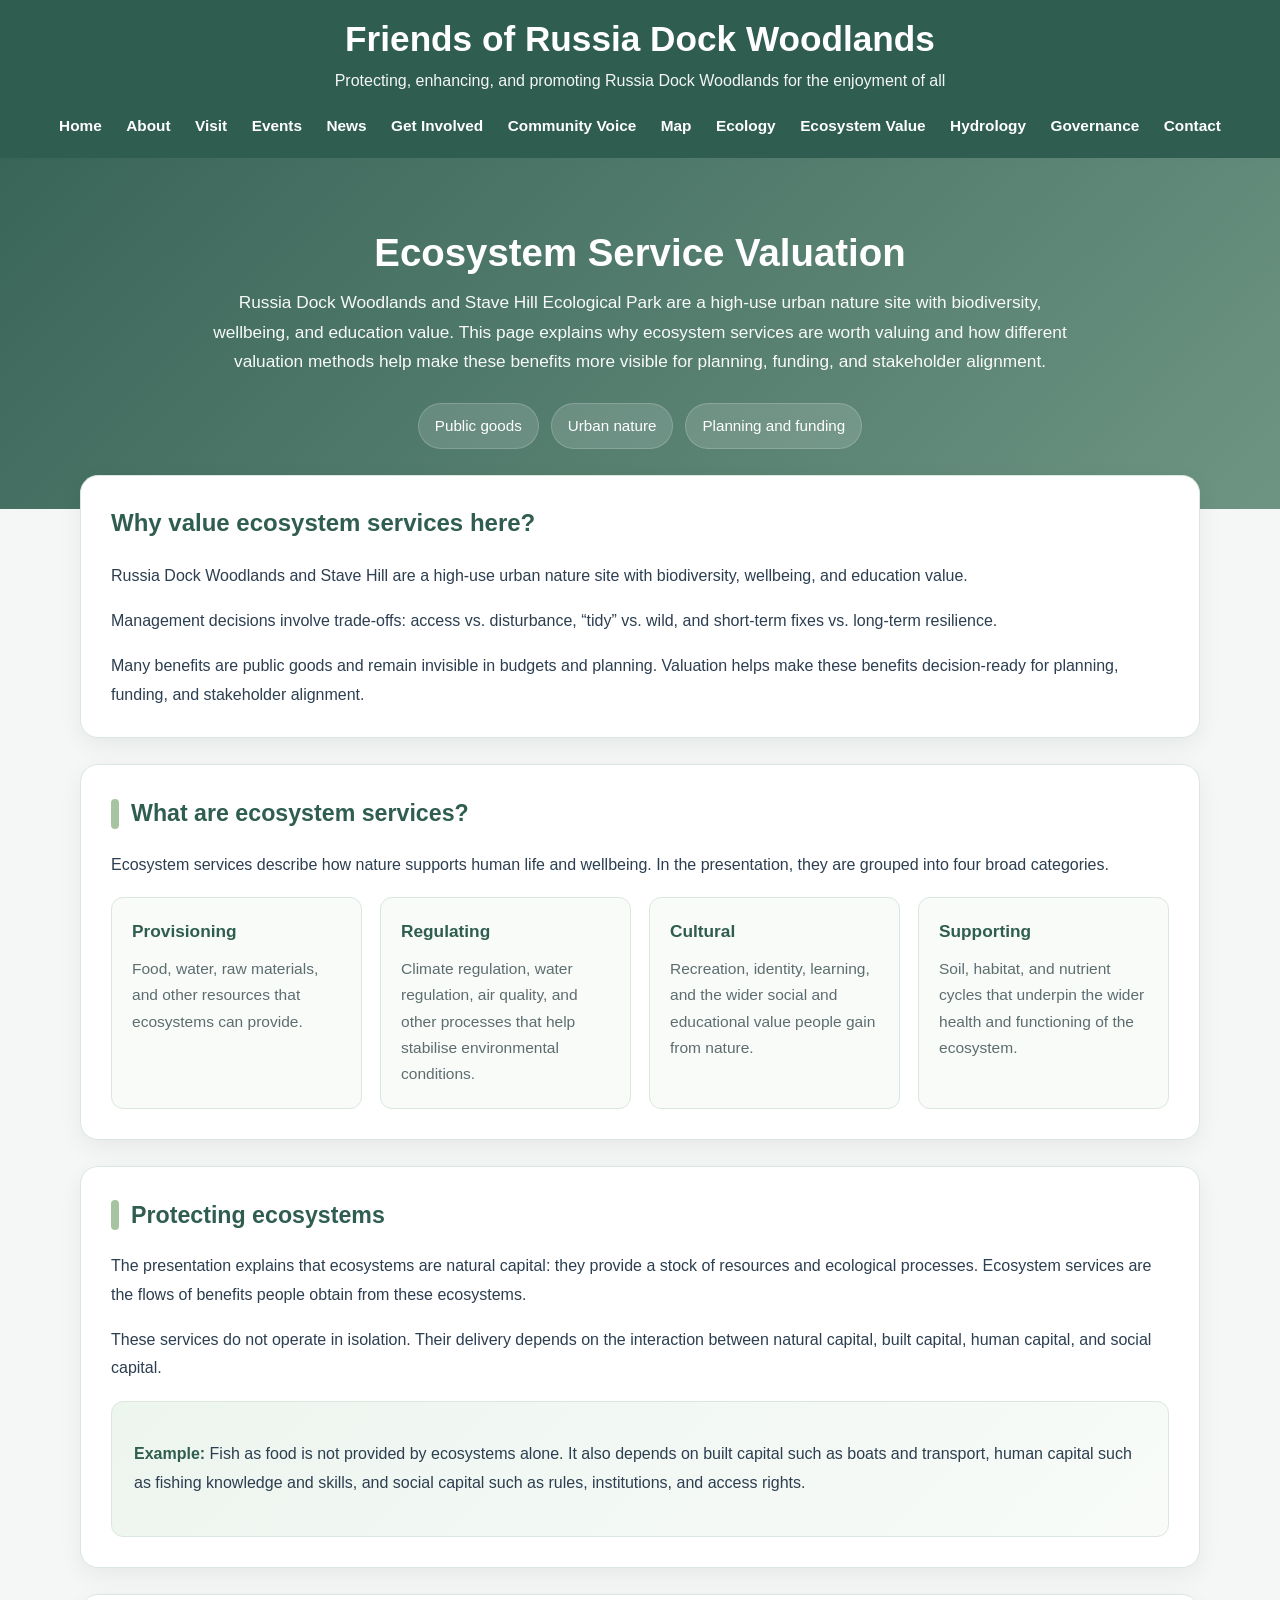
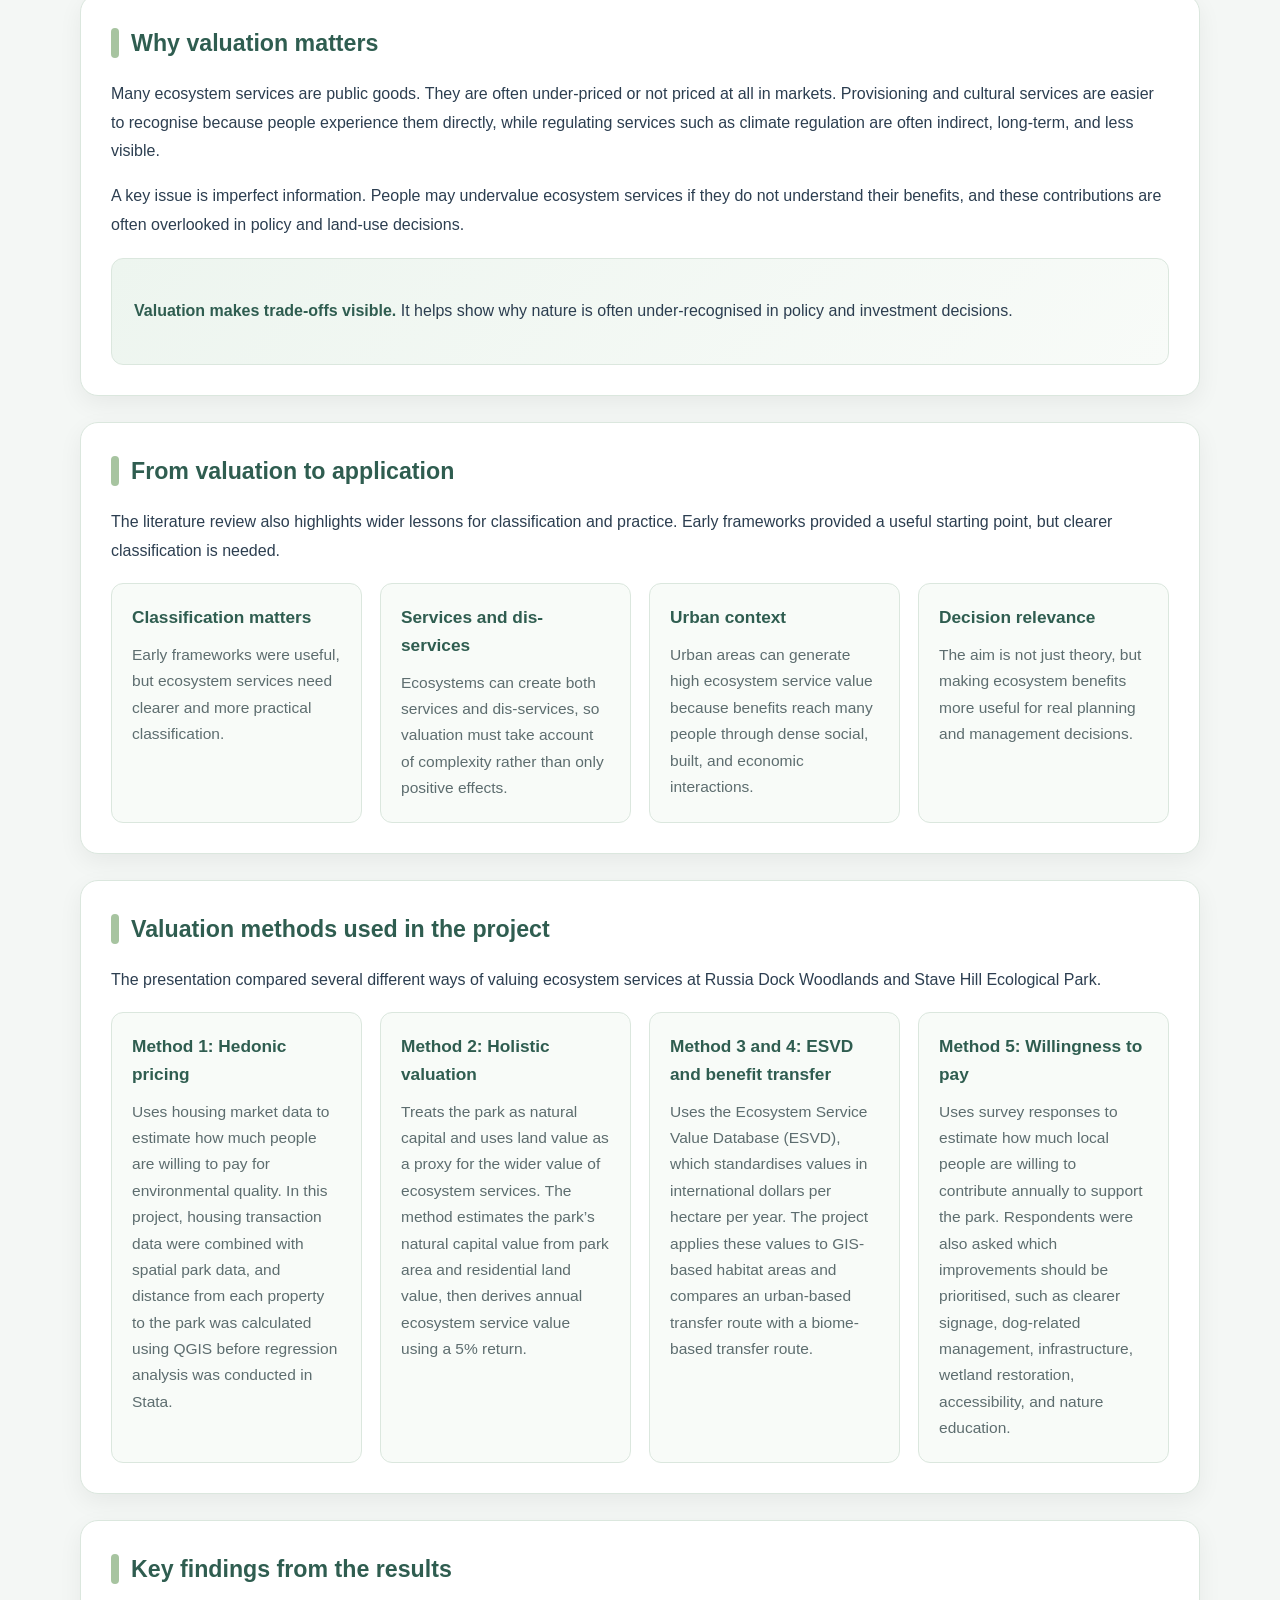
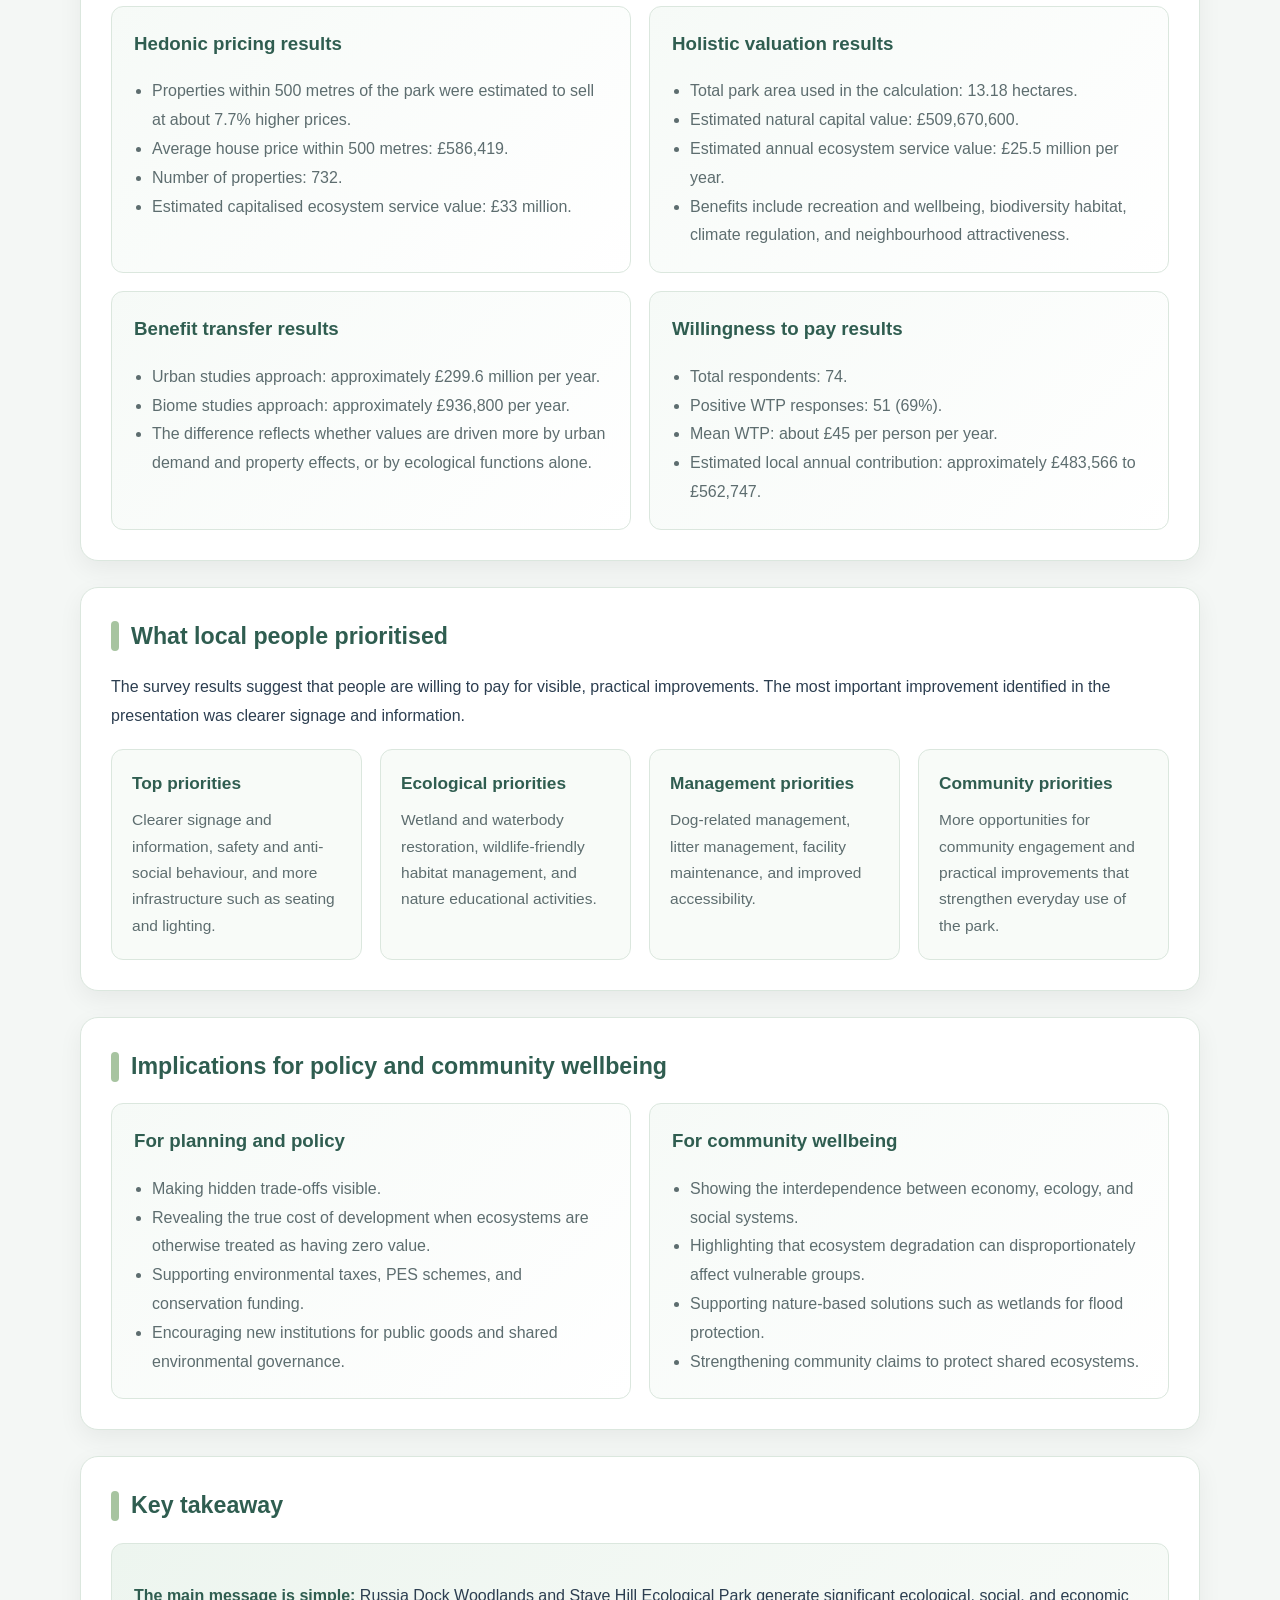
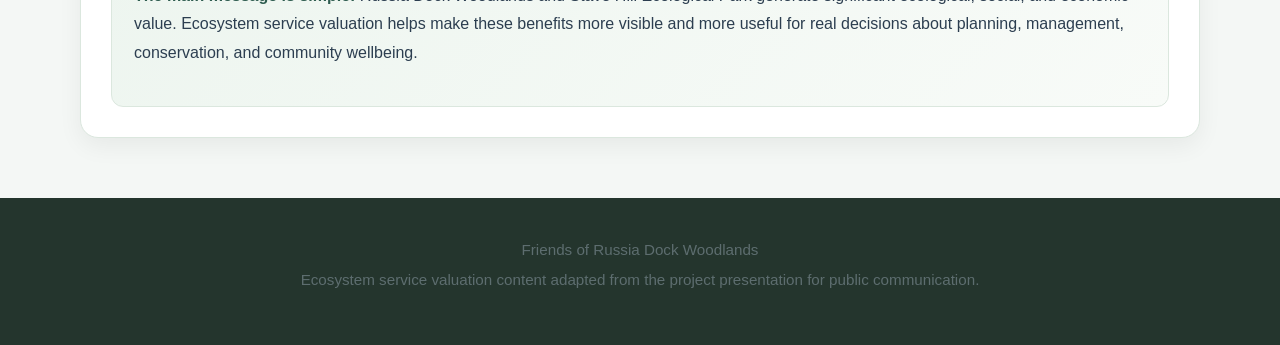
<file: Ecosystem service.html>
<!DOCTYPE html>
<html lang="en">
<head>
  <meta charset="UTF-8" />
  <meta name="viewport" content="width=device-width, initial-scale=1.0" />
  <title>Ecosystem Value | Friends of Russia Dock Woodlands</title>
  <link rel="stylesheet" href="style.css" />
  <style>
    :root {
      --green-dark: #2F5D50;
      --green-mid: #5f8a77;
      --green-light: #A7C4A0;
      --bg-soft: #F4F7F5;
      --bg-panel: #ffffff;
      --text-main: #2C3E50;
      --text-soft: #5d6d6f;
      --border-soft: #dbe7de;
      --shadow-soft: 0 8px 24px rgba(0,0,0,0.06);
      --radius-lg: 18px;
      --radius-md: 12px;
    }

    body {
      background: var(--bg-soft);
      color: var(--text-main);
      margin: 0;
    }

    .hero-ecosystem {
      background: linear-gradient(135deg, rgba(47,93,80,0.95), rgba(95,138,119,0.9));
      color: white;
      padding: 72px 20px 60px;
      text-align: center;
    }

    .hero-ecosystem h1 {
      font-size: 2.4rem;
      margin: 0 0 12px;
      line-height: 1.2;
    }

    .hero-ecosystem p {
      max-width: 860px;
      margin: 0 auto;
      font-size: 1.08rem;
      line-height: 1.7;
      opacity: 0.96;
    }

    .hero-badges {
      margin-top: 26px;
      display: flex;
      gap: 12px;
      justify-content: center;
      flex-wrap: wrap;
    }

    .hero-badges span {
      background: rgba(255,255,255,0.14);
      border: 1px solid rgba(255,255,255,0.18);
      padding: 10px 16px;
      border-radius: 999px;
      font-size: 0.95rem;
    }

    .page-container {
      width: min(1120px, 90%);
      margin: -34px auto 60px;
      position: relative;
      z-index: 2;
    }

    .intro-panel,
    .section-block {
      background: var(--bg-panel);
      border-radius: var(--radius-lg);
      box-shadow: var(--shadow-soft);
      border: 1px solid var(--border-soft);
    }

    .intro-panel {
      padding: 28px 30px;
      margin-bottom: 26px;
    }

    .intro-panel h2 {
      margin-top: 0;
      color: var(--green-dark);
      font-size: 1.5rem;
    }

    .intro-panel p {
      line-height: 1.8;
      margin-bottom: 14px;
    }

    .intro-panel p:last-child {
      margin-bottom: 0;
    }

    .section-block {
      padding: 30px;
      margin-bottom: 26px;
    }

    .section-title {
      display: flex;
      align-items: center;
      gap: 12px;
      margin-bottom: 18px;
    }

    .section-title .bar {
      width: 8px;
      height: 30px;
      border-radius: 20px;
      background: var(--green-light);
    }

    .section-title h2 {
      margin: 0;
      color: var(--green-dark);
      font-size: 1.45rem;
    }

    .section-block p {
      line-height: 1.8;
      color: var(--text-main);
    }

    .card-grid {
      display: grid;
      grid-template-columns: repeat(auto-fit, minmax(240px, 1fr));
      gap: 18px;
      margin-top: 18px;
    }

    .info-card {
      background: #f8fbf8;
      border: 1px solid var(--border-soft);
      border-radius: var(--radius-md);
      padding: 20px;
      transition: transform 0.2s ease, box-shadow 0.2s ease;
    }

    .info-card:hover {
      transform: translateY(-3px);
      box-shadow: 0 6px 18px rgba(0,0,0,0.05);
    }

    .info-card h3 {
      margin: 0 0 10px;
      color: var(--green-dark);
      font-size: 1.08rem;
    }

    .info-card p {
      margin: 0;
      color: var(--text-soft);
      line-height: 1.7;
      font-size: 0.97rem;
    }

    .two-column {
      display: grid;
      grid-template-columns: repeat(auto-fit, minmax(280px, 1fr));
      gap: 18px;
      margin-top: 18px;
    }

    .house-box {
      background: linear-gradient(135deg, #f6faf7, #ffffff);
      border: 1px solid var(--border-soft);
      border-radius: var(--radius-md);
      padding: 22px;
    }

    .house-box h3 {
      margin-top: 0;
      color: var(--green-dark);
    }

    .house-box ul {
      margin: 12px 0 0 18px;
      padding: 0;
      line-height: 1.8;
      color: var(--text-soft);
    }

    .highlight-box {
      background: linear-gradient(135deg, #edf5ef, #f8fbf8);
      border: 1px solid var(--border-soft);
      border-radius: var(--radius-md);
      padding: 22px;
      margin-top: 18px;
    }

    .highlight-box strong {
      color: var(--green-dark);
    }

    footer {
      text-align: center;
      padding: 34px 20px 46px;
      color: var(--text-soft);
      font-size: 0.95rem;
    }

    @media (max-width: 720px) {
      .hero-ecosystem {
        padding: 60px 16px 50px;
      }

      .hero-ecosystem h1 {
        font-size: 1.9rem;
      }

      .page-container {
        width: 92%;
      }

      .section-block,
      .intro-panel {
        padding: 22px 18px;
      }
    }
  </style>
</head>
<body>

  <header>
    <h1>Friends of Russia Dock Woodlands</h1>
    <p>Protecting, enhancing, and promoting Russia Dock Woodlands for the enjoyment of all</p>
    <nav>
      <a href="index.html">Home</a>
      <a href="about.html">About</a>
      <a href="visit.html">Visit</a>
      <a href="events.html">Events</a>
      <a href="news.html">News</a>
      <a href="involved.html">Get Involved</a>
      <a href="community.html">Community Voice</a>
      <a href="map.html">Map</a>
      <a href="ecology.html">Ecology</a>
      <a href="ecosystem.html">Ecosystem Value</a>
      <a href="hydrology.html">Hydrology</a>
      <a href="governance.html">Governance</a>
      <a href="contact.html">Contact</a>
    </nav>
  </header>

  <section class="hero-ecosystem">
    <h1>Ecosystem Service Valuation</h1>
    <p>
      Russia Dock Woodlands and Stave Hill Ecological Park are a high-use urban nature site
      with biodiversity, wellbeing, and education value. This page explains why ecosystem
      services are worth valuing and how different valuation methods help make these benefits
      more visible for planning, funding, and stakeholder alignment.
    </p>

    <div class="hero-badges">
      <span>Public goods</span>
      <span>Urban nature</span>
      <span>Planning and funding</span>
    </div>
  </section>

  <main class="page-container">

    <section class="intro-panel">
      <h2>Why value ecosystem services here?</h2>
      <p>
        Russia Dock Woodlands and Stave Hill are a high-use urban nature site with biodiversity,
        wellbeing, and education value.
      </p>
      <p>
        Management decisions involve trade-offs: access vs. disturbance, “tidy” vs. wild,
        and short-term fixes vs. long-term resilience.
      </p>
      <p>
        Many benefits are public goods and remain invisible in budgets and planning.
        Valuation helps make these benefits decision-ready for planning, funding,
        and stakeholder alignment.
      </p>
    </section>

    <section class="section-block">
      <div class="section-title">
        <div class="bar"></div>
        <h2>What are ecosystem services?</h2>
      </div>

      <p>
        Ecosystem services describe how nature supports human life and wellbeing.
        In the presentation, they are grouped into four broad categories.
      </p>

      <div class="card-grid">
        <div class="info-card">
          <h3>Provisioning</h3>
          <p>
            Food, water, raw materials, and other resources that ecosystems can provide.
          </p>
        </div>

        <div class="info-card">
          <h3>Regulating</h3>
          <p>
            Climate regulation, water regulation, air quality, and other processes that
            help stabilise environmental conditions.
          </p>
        </div>

        <div class="info-card">
          <h3>Cultural</h3>
          <p>
            Recreation, identity, learning, and the wider social and educational value
            people gain from nature.
          </p>
        </div>

        <div class="info-card">
          <h3>Supporting</h3>
          <p>
            Soil, habitat, and nutrient cycles that underpin the wider health and
            functioning of the ecosystem.
          </p>
        </div>
      </div>
    </section>

    <section class="section-block">
      <div class="section-title">
        <div class="bar"></div>
        <h2>Protecting ecosystems</h2>
      </div>

      <p>
        The presentation explains that ecosystems are natural capital: they provide a stock
        of resources and ecological processes. Ecosystem services are the flows of benefits
        people obtain from these ecosystems.
      </p>

      <p>
        These services do not operate in isolation. Their delivery depends on the interaction
        between natural capital, built capital, human capital, and social capital.
      </p>

      <div class="highlight-box">
        <p>
          <strong>Example:</strong> Fish as food is not provided by ecosystems alone.
          It also depends on built capital such as boats and transport, human capital such as
          fishing knowledge and skills, and social capital such as rules, institutions,
          and access rights.
        </p>
      </div>
    </section>

    <section class="section-block">
      <div class="section-title">
        <div class="bar"></div>
        <h2>Why valuation matters</h2>
      </div>

      <p>
        Many ecosystem services are public goods. They are often under-priced or not priced
        at all in markets. Provisioning and cultural services are easier to recognise because
        people experience them directly, while regulating services such as climate regulation
        are often indirect, long-term, and less visible.
      </p>

      <p>
        A key issue is imperfect information. People may undervalue ecosystem services if they
        do not understand their benefits, and these contributions are often overlooked in policy
        and land-use decisions.
      </p>

      <div class="highlight-box">
        <p>
          <strong>Valuation makes trade-offs visible.</strong> It helps show why nature is
          often under-recognised in policy and investment decisions.
        </p>
      </div>
    </section>

    <section class="section-block">
      <div class="section-title">
        <div class="bar"></div>
        <h2>From valuation to application</h2>
      </div>

      <p>
        The literature review also highlights wider lessons for classification and practice.
        Early frameworks provided a useful starting point, but clearer classification is needed.
      </p>

      <div class="card-grid">
        <div class="info-card">
          <h3>Classification matters</h3>
          <p>
            Early frameworks were useful, but ecosystem services need clearer and more
            practical classification.
          </p>
        </div>

        <div class="info-card">
          <h3>Services and dis-services</h3>
          <p>
            Ecosystems can create both services and dis-services, so valuation must take
            account of complexity rather than only positive effects.
          </p>
        </div>

        <div class="info-card">
          <h3>Urban context</h3>
          <p>
            Urban areas can generate high ecosystem service value because benefits reach many
            people through dense social, built, and economic interactions.
          </p>
        </div>

        <div class="info-card">
          <h3>Decision relevance</h3>
          <p>
            The aim is not just theory, but making ecosystem benefits more useful for real
            planning and management decisions.
          </p>
        </div>
      </div>
    </section>

    <section class="section-block">
      <div class="section-title">
        <div class="bar"></div>
        <h2>Valuation methods used in the project</h2>
      </div>

      <p>
        The presentation compared several different ways of valuing ecosystem services at
        Russia Dock Woodlands and Stave Hill Ecological Park.
      </p>

      <div class="card-grid">
        <div class="info-card">
          <h3>Method 1: Hedonic pricing</h3>
          <p>
            Uses housing market data to estimate how much people are willing to pay for
            environmental quality. In this project, housing transaction data were combined
            with spatial park data, and distance from each property to the park was calculated
            using QGIS before regression analysis was conducted in Stata.
          </p>
        </div>

        <div class="info-card">
          <h3>Method 2: Holistic valuation</h3>
          <p>
            Treats the park as natural capital and uses land value as a proxy for the wider
            value of ecosystem services. The method estimates the park’s natural capital value
            from park area and residential land value, then derives annual ecosystem service
            value using a 5% return.
          </p>
        </div>

        <div class="info-card">
          <h3>Method 3 and 4: ESVD and benefit transfer</h3>
          <p>
            Uses the Ecosystem Service Value Database (ESVD), which standardises values in
            international dollars per hectare per year. The project applies these values to
            GIS-based habitat areas and compares an urban-based transfer route with a
            biome-based transfer route.
          </p>
        </div>

        <div class="info-card">
          <h3>Method 5: Willingness to pay</h3>
          <p>
            Uses survey responses to estimate how much local people are willing to contribute
            annually to support the park. Respondents were also asked which improvements should
            be prioritised, such as clearer signage, dog-related management, infrastructure,
            wetland restoration, accessibility, and nature education.
          </p>
        </div>
      </div>
    </section>

    <section class="section-block">
      <div class="section-title">
        <div class="bar"></div>
        <h2>Key findings from the results</h2>
      </div>

      <div class="two-column">
        <div class="house-box">
          <h3>Hedonic pricing results</h3>
          <ul>
            <li>Properties within 500 metres of the park were estimated to sell at about 7.7% higher prices.</li>
            <li>Average house price within 500 metres: £586,419.</li>
            <li>Number of properties: 732.</li>
            <li>Estimated capitalised ecosystem service value: £33 million.</li>
          </ul>
        </div>

        <div class="house-box">
          <h3>Holistic valuation results</h3>
          <ul>
            <li>Total park area used in the calculation: 13.18 hectares.</li>
            <li>Estimated natural capital value: £509,670,600.</li>
            <li>Estimated annual ecosystem service value: £25.5 million per year.</li>
            <li>Benefits include recreation and wellbeing, biodiversity habitat, climate regulation, and neighbourhood attractiveness.</li>
          </ul>
        </div>
      </div>

      <div class="two-column">
        <div class="house-box">
          <h3>Benefit transfer results</h3>
          <ul>
            <li>Urban studies approach: approximately £299.6 million per year.</li>
            <li>Biome studies approach: approximately £936,800 per year.</li>
            <li>The difference reflects whether values are driven more by urban demand and property effects, or by ecological functions alone.</li>
          </ul>
        </div>

        <div class="house-box">
          <h3>Willingness to pay results</h3>
          <ul>
            <li>Total respondents: 74.</li>
            <li>Positive WTP responses: 51 (69%).</li>
            <li>Mean WTP: about £45 per person per year.</li>
            <li>Estimated local annual contribution: approximately £483,566 to £562,747.</li>
          </ul>
        </div>
      </div>
    </section>

    <section class="section-block">
      <div class="section-title">
        <div class="bar"></div>
        <h2>What local people prioritised</h2>
      </div>

      <p>
        The survey results suggest that people are willing to pay for visible, practical
        improvements. The most important improvement identified in the presentation was
        clearer signage and information.
      </p>

      <div class="card-grid">
        <div class="info-card">
          <h3>Top priorities</h3>
          <p>
            Clearer signage and information, safety and anti-social behaviour, and more
            infrastructure such as seating and lighting.
          </p>
        </div>

        <div class="info-card">
          <h3>Ecological priorities</h3>
          <p>
            Wetland and waterbody restoration, wildlife-friendly habitat management,
            and nature educational activities.
          </p>
        </div>

        <div class="info-card">
          <h3>Management priorities</h3>
          <p>
            Dog-related management, litter management, facility maintenance,
            and improved accessibility.
          </p>
        </div>

        <div class="info-card">
          <h3>Community priorities</h3>
          <p>
            More opportunities for community engagement and practical improvements that
            strengthen everyday use of the park.
          </p>
        </div>
      </div>
    </section>

    <section class="section-block">
      <div class="section-title">
        <div class="bar"></div>
        <h2>Implications for policy and community wellbeing</h2>
      </div>

      <div class="two-column">
        <div class="house-box">
          <h3>For planning and policy</h3>
          <ul>
            <li>Making hidden trade-offs visible.</li>
            <li>Revealing the true cost of development when ecosystems are otherwise treated as having zero value.</li>
            <li>Supporting environmental taxes, PES schemes, and conservation funding.</li>
            <li>Encouraging new institutions for public goods and shared environmental governance.</li>
          </ul>
        </div>

        <div class="house-box">
          <h3>For community wellbeing</h3>
          <ul>
            <li>Showing the interdependence between economy, ecology, and social systems.</li>
            <li>Highlighting that ecosystem degradation can disproportionately affect vulnerable groups.</li>
            <li>Supporting nature-based solutions such as wetlands for flood protection.</li>
            <li>Strengthening community claims to protect shared ecosystems.</li>
          </ul>
        </div>
      </div>
    </section>

    <section class="section-block">
      <div class="section-title">
        <div class="bar"></div>
        <h2>Key takeaway</h2>
      </div>

      <div class="highlight-box">
        <p>
          <strong>The main message is simple:</strong> Russia Dock Woodlands and Stave Hill
          Ecological Park generate significant ecological, social, and economic value.
          Ecosystem service valuation helps make these benefits more visible and more useful
          for real decisions about planning, management, conservation, and community wellbeing.
        </p>
      </div>
    </section>

  </main>

  <footer>
    <p>Friends of Russia Dock Woodlands</p>
    <p>Ecosystem service valuation content adapted from the project presentation for public communication.</p>
  </footer>

</body>
</html>
</file>
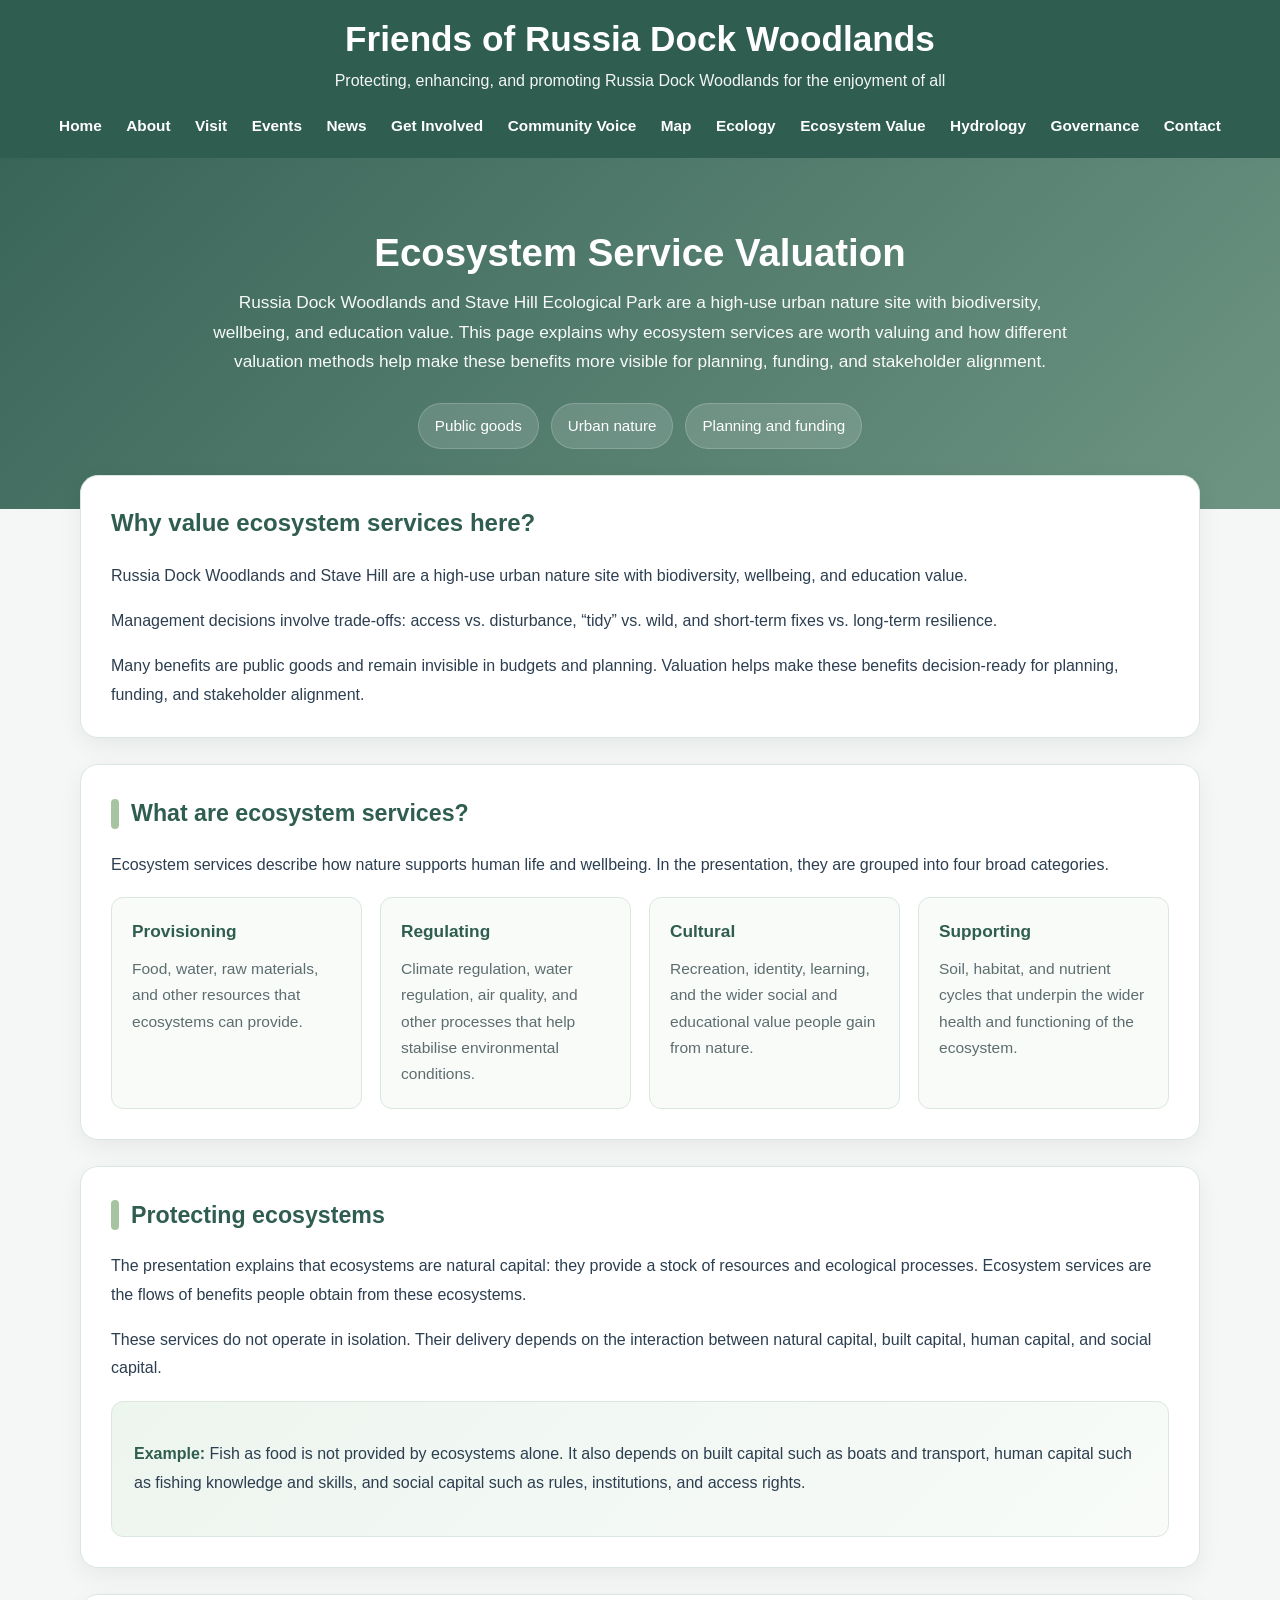
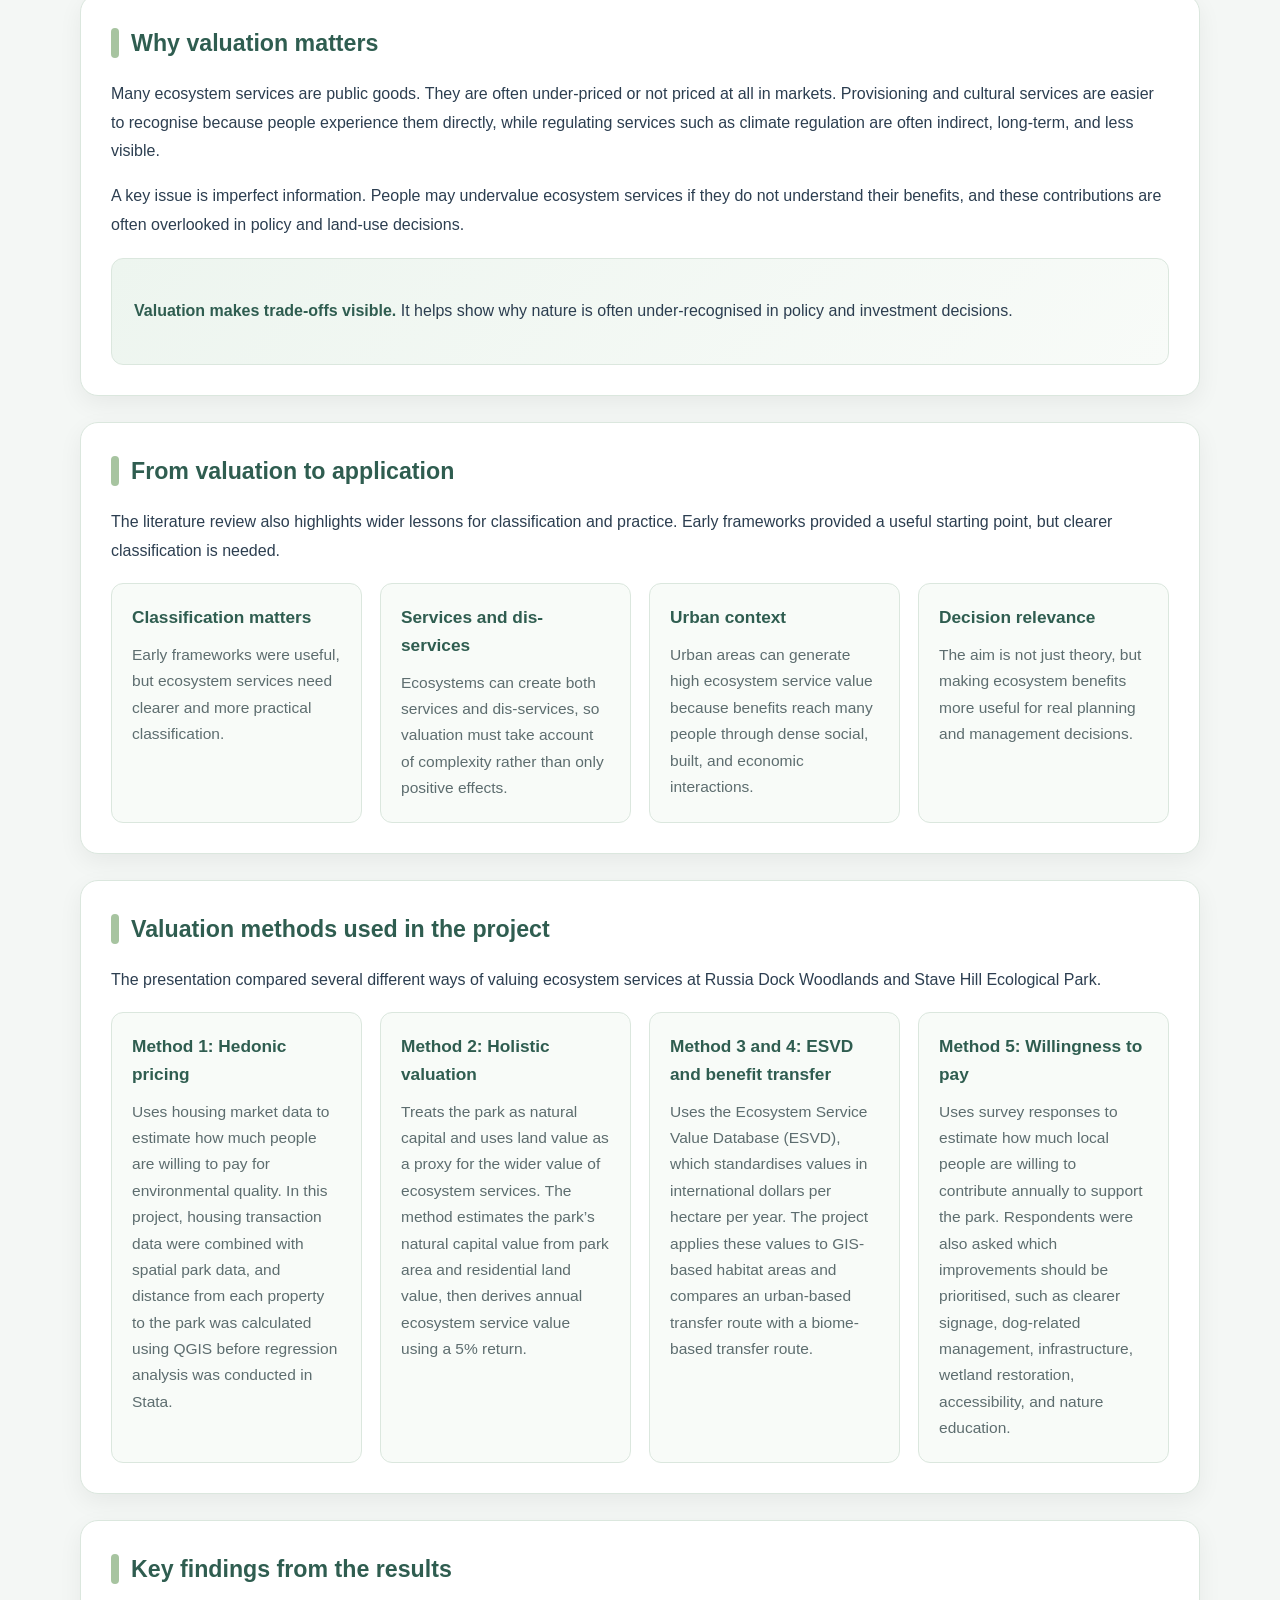
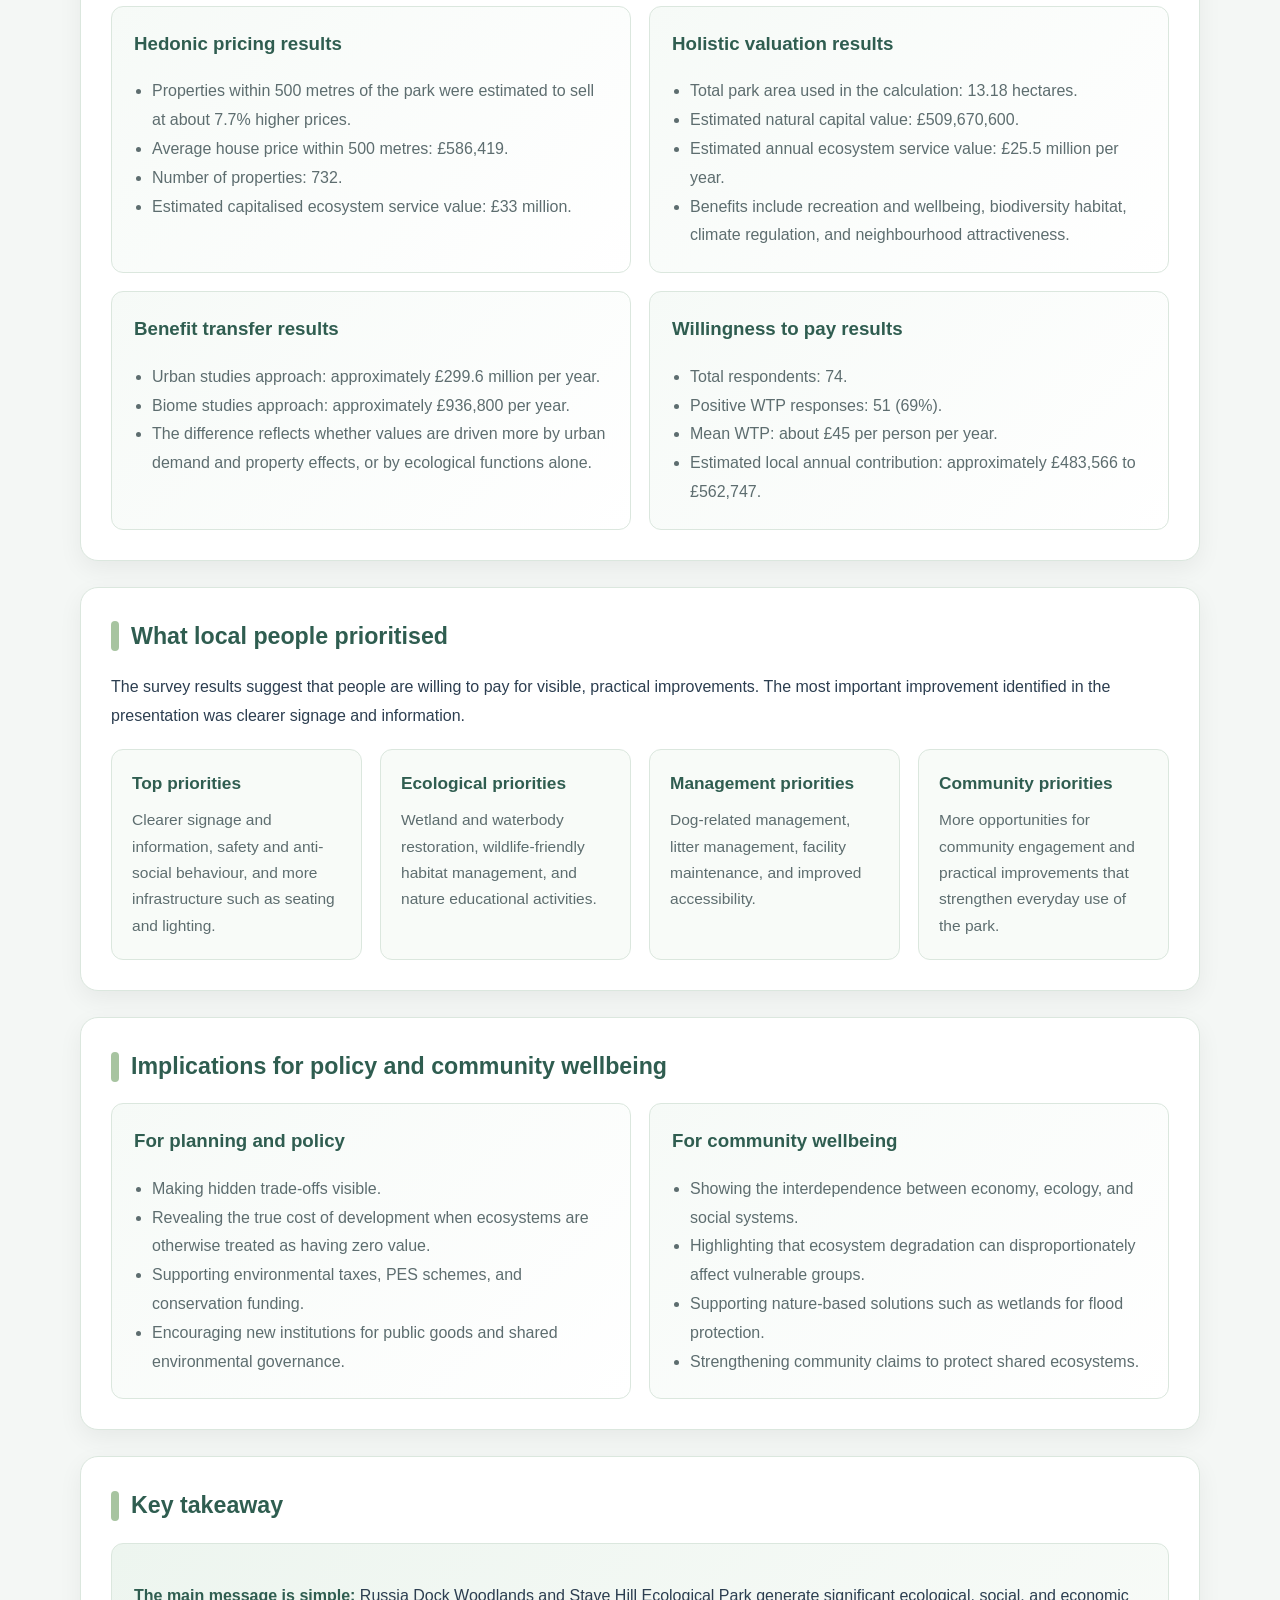
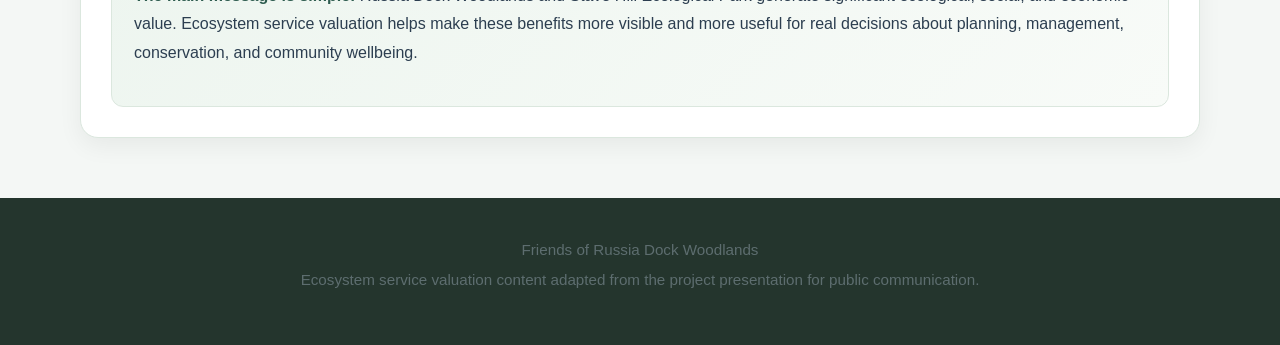
<file: ecosystem service.html>
<!DOCTYPE html>
<html lang="en">
<head>
  <meta charset="UTF-8" />
  <meta name="viewport" content="width=device-width, initial-scale=1.0" />
  <title>Ecosystem Service | Friends of Russia Dock Woodlands</title>
  <link rel="stylesheet" href="style.css" />
  <style>
    :root {
      --green-dark: #2F5D50;
      --green-mid: #5f8a77;
      --green-light: #A7C4A0;
      --bg-soft: #F4F7F5;
      --bg-panel: #ffffff;
      --text-main: #2C3E50;
      --text-soft: #5d6d6f;
      --border-soft: #dbe7de;
      --shadow-soft: 0 8px 24px rgba(0,0,0,0.06);
      --radius-lg: 18px;
      --radius-md: 12px;
    }

    body {
      background: var(--bg-soft);
      color: var(--text-main);
      margin: 0;
    }

    .hero-ecosystem {
      background: linear-gradient(135deg, rgba(47,93,80,0.95), rgba(95,138,119,0.9));
      color: white;
      padding: 72px 20px 60px;
      text-align: center;
    }

    .hero-ecosystem h1 {
      font-size: 2.4rem;
      margin: 0 0 12px;
      line-height: 1.2;
    }

    .hero-ecosystem p {
      max-width: 860px;
      margin: 0 auto;
      font-size: 1.08rem;
      line-height: 1.7;
      opacity: 0.96;
    }

    .hero-badges {
      margin-top: 26px;
      display: flex;
      gap: 12px;
      justify-content: center;
      flex-wrap: wrap;
    }

    .hero-badges span {
      background: rgba(255,255,255,0.14);
      border: 1px solid rgba(255,255,255,0.18);
      padding: 10px 16px;
      border-radius: 999px;
      font-size: 0.95rem;
    }

    .page-container {
      width: min(1120px, 90%);
      margin: -34px auto 60px;
      position: relative;
      z-index: 2;
    }

    .intro-panel,
    .section-block {
      background: var(--bg-panel);
      border-radius: var(--radius-lg);
      box-shadow: var(--shadow-soft);
      border: 1px solid var(--border-soft);
    }

    .intro-panel {
      padding: 28px 30px;
      margin-bottom: 26px;
    }

    .intro-panel h2 {
      margin-top: 0;
      color: var(--green-dark);
      font-size: 1.5rem;
    }

    .intro-panel p {
      line-height: 1.8;
      margin-bottom: 14px;
    }

    .intro-panel p:last-child {
      margin-bottom: 0;
    }

    .section-block {
      padding: 30px;
      margin-bottom: 26px;
    }

    .section-title {
      display: flex;
      align-items: center;
      gap: 12px;
      margin-bottom: 18px;
    }

    .section-title .bar {
      width: 8px;
      height: 30px;
      border-radius: 20px;
      background: var(--green-light);
    }

    .section-title h2 {
      margin: 0;
      color: var(--green-dark);
      font-size: 1.45rem;
    }

    .section-block p {
      line-height: 1.8;
      color: var(--text-main);
    }

    .card-grid {
      display: grid;
      grid-template-columns: repeat(auto-fit, minmax(240px, 1fr));
      gap: 18px;
      margin-top: 18px;
    }

    .info-card {
      background: #f8fbf8;
      border: 1px solid var(--border-soft);
      border-radius: var(--radius-md);
      padding: 20px;
      transition: transform 0.2s ease, box-shadow 0.2s ease;
    }

    .info-card:hover {
      transform: translateY(-3px);
      box-shadow: 0 6px 18px rgba(0,0,0,0.05);
    }

    .info-card h3 {
      margin: 0 0 10px;
      color: var(--green-dark);
      font-size: 1.08rem;
    }

    .info-card p {
      margin: 0;
      color: var(--text-soft);
      line-height: 1.7;
      font-size: 0.97rem;
    }

    .two-column {
      display: grid;
      grid-template-columns: repeat(auto-fit, minmax(280px, 1fr));
      gap: 18px;
      margin-top: 18px;
    }

    .house-box {
      background: linear-gradient(135deg, #f6faf7, #ffffff);
      border: 1px solid var(--border-soft);
      border-radius: var(--radius-md);
      padding: 22px;
    }

    .house-box h3 {
      margin-top: 0;
      color: var(--green-dark);
    }

    .house-box ul {
      margin: 12px 0 0 18px;
      padding: 0;
      line-height: 1.8;
      color: var(--text-soft);
    }

    .highlight-box {
      background: linear-gradient(135deg, #edf5ef, #f8fbf8);
      border: 1px solid var(--border-soft);
      border-radius: var(--radius-md);
      padding: 22px;
      margin-top: 18px;
    }

    .highlight-box strong {
      color: var(--green-dark);
    }

    footer {
      text-align: center;
      padding: 34px 20px 46px;
      color: var(--text-soft);
      font-size: 0.95rem;
    }

    @media (max-width: 720px) {
      .hero-ecosystem {
        padding: 60px 16px 50px;
      }

      .hero-ecosystem h1 {
        font-size: 1.9rem;
      }

      .page-container {
        width: 92%;
      }

      .section-block,
      .intro-panel {
        padding: 22px 18px;
      }
    }
  </style>
</head>
<body>

  <header>
    <h1>Friends of Russia Dock Woodlands</h1>
    <p>Protecting, enhancing, and promoting Russia Dock Woodlands for the enjoyment of all</p>
    <nav>
      <a href="index.html">Home</a>
      <a href="about.html">About</a>
      <a href="visit.html">Visit</a>
      <a href="events.html">Events</a>
      <a href="news.html">News</a>
      <a href="involved.html">Get Involved</a>
      <a href="community.html">Community Voice</a>
      <a href="map.html">Map</a>
      <a href="ecology.html">Ecology</a>
      <a href="ecosystem.html">Ecosystem Value</a>
      <a href="hydrology.html">Hydrology</a>
      <a href="governance.html">Governance</a>
      <a href="contact.html">Contact</a>
    </nav>
  </header>

  <section class="hero-ecosystem">
    <h1>Ecosystem Service Valuation</h1>
    <p>
      Russia Dock Woodlands and Stave Hill Ecological Park are a high-use urban nature site
      with biodiversity, wellbeing, and education value. This page explains why ecosystem
      services are worth valuing and how different valuation methods help make these benefits
      more visible for planning, funding, and stakeholder alignment.
    </p>

    <div class="hero-badges">
      <span>Public goods</span>
      <span>Urban nature</span>
      <span>Planning and funding</span>
    </div>
  </section>

  <main class="page-container">

    <section class="intro-panel">
      <h2>Why value ecosystem services here?</h2>
      <p>
        Russia Dock Woodlands and Stave Hill are a high-use urban nature site with biodiversity,
        wellbeing, and education value.
      </p>
      <p>
        Management decisions involve trade-offs: access vs. disturbance, “tidy” vs. wild,
        and short-term fixes vs. long-term resilience.
      </p>
      <p>
        Many benefits are public goods and remain invisible in budgets and planning.
        Valuation helps make these benefits decision-ready for planning, funding,
        and stakeholder alignment.
      </p>
    </section>

    <section class="section-block">
      <div class="section-title">
        <div class="bar"></div>
        <h2>What are ecosystem services?</h2>
      </div>

      <p>
        Ecosystem services describe how nature supports human life and wellbeing.
        In the presentation, they are grouped into four broad categories.
      </p>

      <div class="card-grid">
        <div class="info-card">
          <h3>Provisioning</h3>
          <p>
            Food, water, raw materials, and other resources that ecosystems can provide.
          </p>
        </div>

        <div class="info-card">
          <h3>Regulating</h3>
          <p>
            Climate regulation, water regulation, air quality, and other processes that
            help stabilise environmental conditions.
          </p>
        </div>

        <div class="info-card">
          <h3>Cultural</h3>
          <p>
            Recreation, identity, learning, and the wider social and educational value
            people gain from nature.
          </p>
        </div>

        <div class="info-card">
          <h3>Supporting</h3>
          <p>
            Soil, habitat, and nutrient cycles that underpin the wider health and
            functioning of the ecosystem.
          </p>
        </div>
      </div>
    </section>

    <section class="section-block">
      <div class="section-title">
        <div class="bar"></div>
        <h2>Protecting ecosystems</h2>
      </div>

      <p>
        The presentation explains that ecosystems are natural capital: they provide a stock
        of resources and ecological processes. Ecosystem services are the flows of benefits
        people obtain from these ecosystems.
      </p>

      <p>
        These services do not operate in isolation. Their delivery depends on the interaction
        between natural capital, built capital, human capital, and social capital.
      </p>

      <div class="highlight-box">
        <p>
          <strong>Example:</strong> Fish as food is not provided by ecosystems alone.
          It also depends on built capital such as boats and transport, human capital such as
          fishing knowledge and skills, and social capital such as rules, institutions,
          and access rights.
        </p>
      </div>
    </section>

    <section class="section-block">
      <div class="section-title">
        <div class="bar"></div>
        <h2>Why valuation matters</h2>
      </div>

      <p>
        Many ecosystem services are public goods. They are often under-priced or not priced
        at all in markets. Provisioning and cultural services are easier to recognise because
        people experience them directly, while regulating services such as climate regulation
        are often indirect, long-term, and less visible.
      </p>

      <p>
        A key issue is imperfect information. People may undervalue ecosystem services if they
        do not understand their benefits, and these contributions are often overlooked in policy
        and land-use decisions.
      </p>

      <div class="highlight-box">
        <p>
          <strong>Valuation makes trade-offs visible.</strong> It helps show why nature is
          often under-recognised in policy and investment decisions.
        </p>
      </div>
    </section>

    <section class="section-block">
      <div class="section-title">
        <div class="bar"></div>
        <h2>From valuation to application</h2>
      </div>

      <p>
        The literature review also highlights wider lessons for classification and practice.
        Early frameworks provided a useful starting point, but clearer classification is needed.
      </p>

      <div class="card-grid">
        <div class="info-card">
          <h3>Classification matters</h3>
          <p>
            Early frameworks were useful, but ecosystem services need clearer and more
            practical classification.
          </p>
        </div>

        <div class="info-card">
          <h3>Services and dis-services</h3>
          <p>
            Ecosystems can create both services and dis-services, so valuation must take
            account of complexity rather than only positive effects.
          </p>
        </div>

        <div class="info-card">
          <h3>Urban context</h3>
          <p>
            Urban areas can generate high ecosystem service value because benefits reach many
            people through dense social, built, and economic interactions.
          </p>
        </div>

        <div class="info-card">
          <h3>Decision relevance</h3>
          <p>
            The aim is not just theory, but making ecosystem benefits more useful for real
            planning and management decisions.
          </p>
        </div>
      </div>
    </section>

    <section class="section-block">
      <div class="section-title">
        <div class="bar"></div>
        <h2>Valuation methods used in the project</h2>
      </div>

      <p>
        The presentation compared several different ways of valuing ecosystem services at
        Russia Dock Woodlands and Stave Hill Ecological Park.
      </p>

      <div class="card-grid">
        <div class="info-card">
          <h3>Method 1: Hedonic pricing</h3>
          <p>
            Uses housing market data to estimate how much people are willing to pay for
            environmental quality. In this project, housing transaction data were combined
            with spatial park data, and distance from each property to the park was calculated
            using QGIS before regression analysis was conducted in Stata.
          </p>
        </div>

        <div class="info-card">
          <h3>Method 2: Holistic valuation</h3>
          <p>
            Treats the park as natural capital and uses land value as a proxy for the wider
            value of ecosystem services. The method estimates the park’s natural capital value
            from park area and residential land value, then derives annual ecosystem service
            value using a 5% return.
          </p>
        </div>

        <div class="info-card">
          <h3>Method 3 and 4: ESVD and benefit transfer</h3>
          <p>
            Uses the Ecosystem Service Value Database (ESVD), which standardises values in
            international dollars per hectare per year. The project applies these values to
            GIS-based habitat areas and compares an urban-based transfer route with a
            biome-based transfer route.
          </p>
        </div>

        <div class="info-card">
          <h3>Method 5: Willingness to pay</h3>
          <p>
            Uses survey responses to estimate how much local people are willing to contribute
            annually to support the park. Respondents were also asked which improvements should
            be prioritised, such as clearer signage, dog-related management, infrastructure,
            wetland restoration, accessibility, and nature education.
          </p>
        </div>
      </div>
    </section>

    <section class="section-block">
      <div class="section-title">
        <div class="bar"></div>
        <h2>Key findings from the results</h2>
      </div>

      <div class="two-column">
        <div class="house-box">
          <h3>Hedonic pricing results</h3>
          <ul>
            <li>Properties within 500 metres of the park were estimated to sell at about 7.7% higher prices.</li>
            <li>Average house price within 500 metres: £586,419.</li>
            <li>Number of properties: 732.</li>
            <li>Estimated capitalised ecosystem service value: £33 million.</li>
          </ul>
        </div>

        <div class="house-box">
          <h3>Holistic valuation results</h3>
          <ul>
            <li>Total park area used in the calculation: 13.18 hectares.</li>
            <li>Estimated natural capital value: £509,670,600.</li>
            <li>Estimated annual ecosystem service value: £25.5 million per year.</li>
            <li>Benefits include recreation and wellbeing, biodiversity habitat, climate regulation, and neighbourhood attractiveness.</li>
          </ul>
        </div>
      </div>

      <div class="two-column">
        <div class="house-box">
          <h3>Benefit transfer results</h3>
          <ul>
            <li>Urban studies approach: approximately £299.6 million per year.</li>
            <li>Biome studies approach: approximately £936,800 per year.</li>
            <li>The difference reflects whether values are driven more by urban demand and property effects, or by ecological functions alone.</li>
          </ul>
        </div>

        <div class="house-box">
          <h3>Willingness to pay results</h3>
          <ul>
            <li>Total respondents: 74.</li>
            <li>Positive WTP responses: 51 (69%).</li>
            <li>Mean WTP: about £45 per person per year.</li>
            <li>Estimated local annual contribution: approximately £483,566 to £562,747.</li>
          </ul>
        </div>
      </div>
    </section>

    <section class="section-block">
      <div class="section-title">
        <div class="bar"></div>
        <h2>What local people prioritised</h2>
      </div>

      <p>
        The survey results suggest that people are willing to pay for visible, practical
        improvements. The most important improvement identified in the presentation was
        clearer signage and information.
      </p>

      <div class="card-grid">
        <div class="info-card">
          <h3>Top priorities</h3>
          <p>
            Clearer signage and information, safety and anti-social behaviour, and more
            infrastructure such as seating and lighting.
          </p>
        </div>

        <div class="info-card">
          <h3>Ecological priorities</h3>
          <p>
            Wetland and waterbody restoration, wildlife-friendly habitat management,
            and nature educational activities.
          </p>
        </div>

        <div class="info-card">
          <h3>Management priorities</h3>
          <p>
            Dog-related management, litter management, facility maintenance,
            and improved accessibility.
          </p>
        </div>

        <div class="info-card">
          <h3>Community priorities</h3>
          <p>
            More opportunities for community engagement and practical improvements that
            strengthen everyday use of the park.
          </p>
        </div>
      </div>
    </section>

    <section class="section-block">
      <div class="section-title">
        <div class="bar"></div>
        <h2>Implications for policy and community wellbeing</h2>
      </div>

      <div class="two-column">
        <div class="house-box">
          <h3>For planning and policy</h3>
          <ul>
            <li>Making hidden trade-offs visible.</li>
            <li>Revealing the true cost of development when ecosystems are otherwise treated as having zero value.</li>
            <li>Supporting environmental taxes, PES schemes, and conservation funding.</li>
            <li>Encouraging new institutions for public goods and shared environmental governance.</li>
          </ul>
        </div>

        <div class="house-box">
          <h3>For community wellbeing</h3>
          <ul>
            <li>Showing the interdependence between economy, ecology, and social systems.</li>
            <li>Highlighting that ecosystem degradation can disproportionately affect vulnerable groups.</li>
            <li>Supporting nature-based solutions such as wetlands for flood protection.</li>
            <li>Strengthening community claims to protect shared ecosystems.</li>
          </ul>
        </div>
      </div>
    </section>

    <section class="section-block">
      <div class="section-title">
        <div class="bar"></div>
        <h2>Key takeaway</h2>
      </div>

      <div class="highlight-box">
        <p>
          <strong>The main message is simple:</strong> Russia Dock Woodlands and Stave Hill
          Ecological Park generate significant ecological, social, and economic value.
          Ecosystem service valuation helps make these benefits more visible and more useful
          for real decisions about planning, management, conservation, and community wellbeing.
        </p>
      </div>
    </section>

  </main>

  <footer>
    <p>Friends of Russia Dock Woodlands</p>
    <p>Ecosystem service valuation content adapted from the project presentation for public communication.</p>
  </footer>

</body>
</html>
</file>
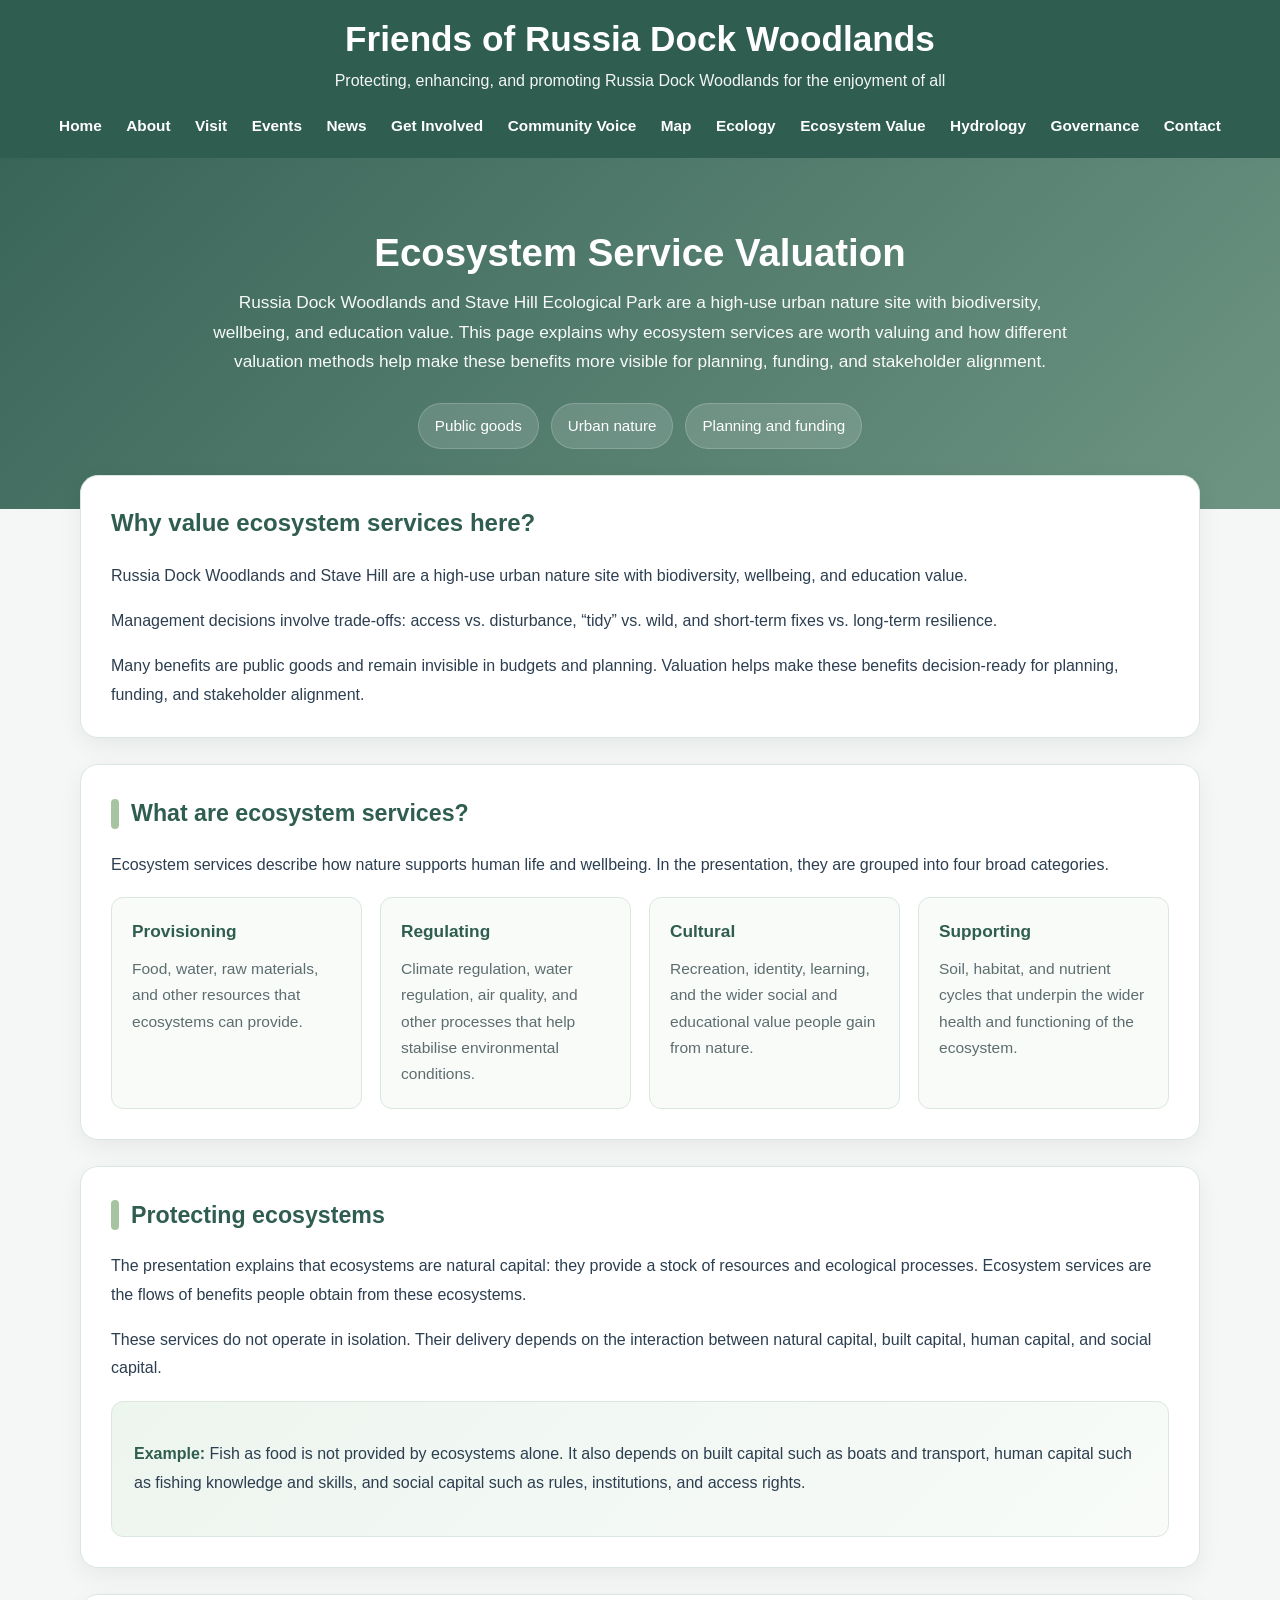
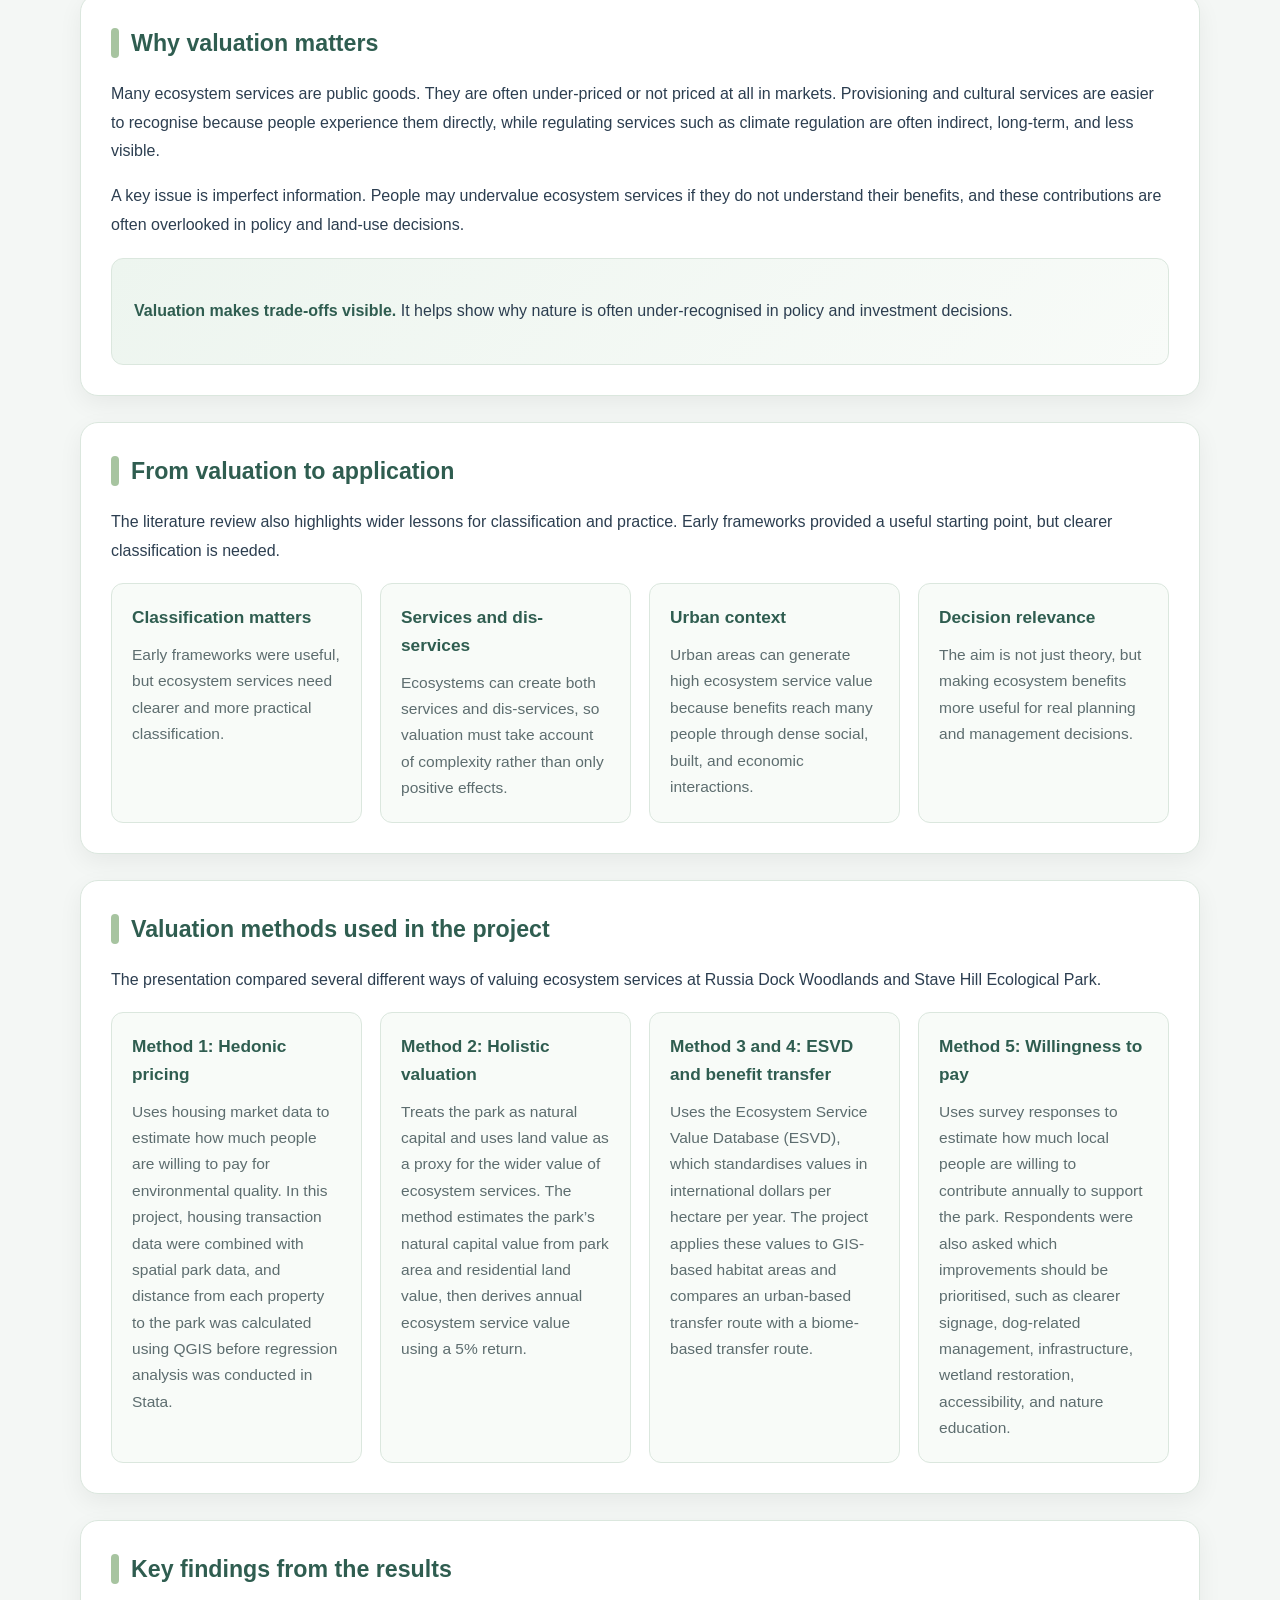
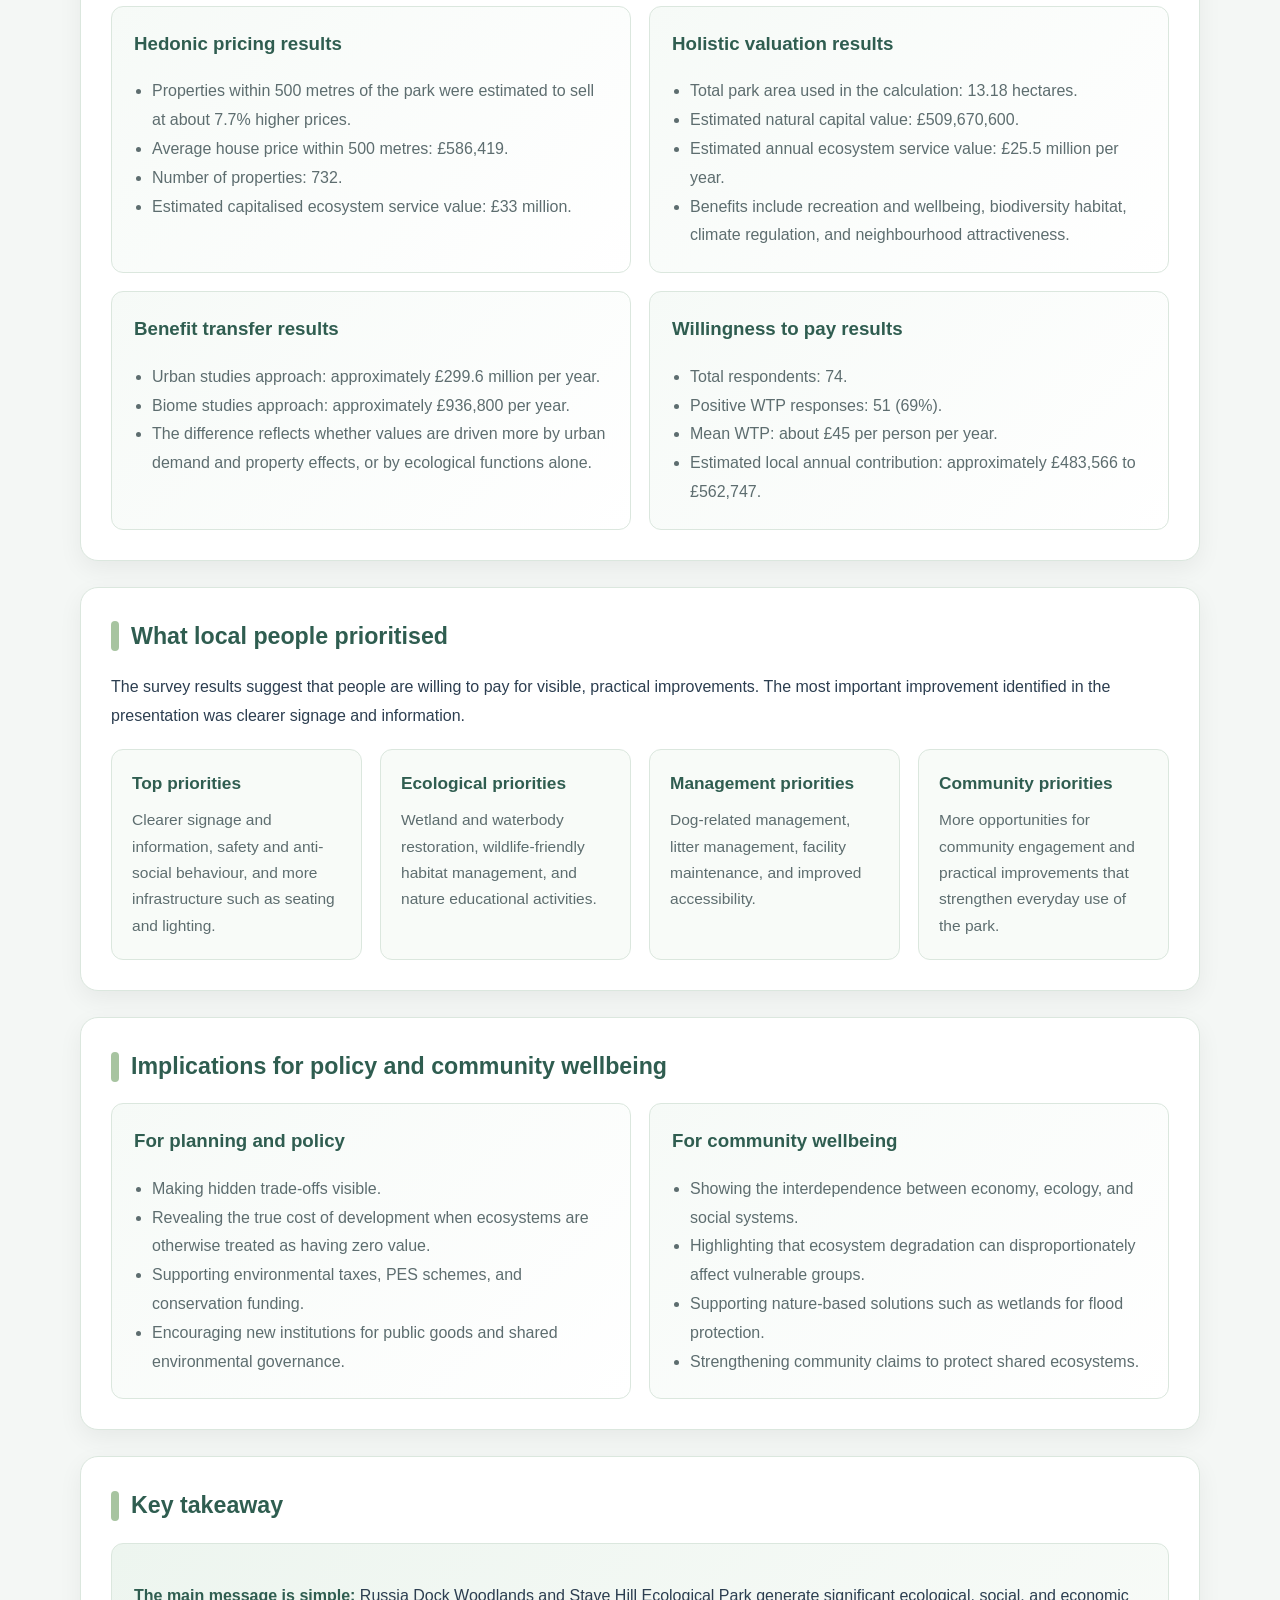
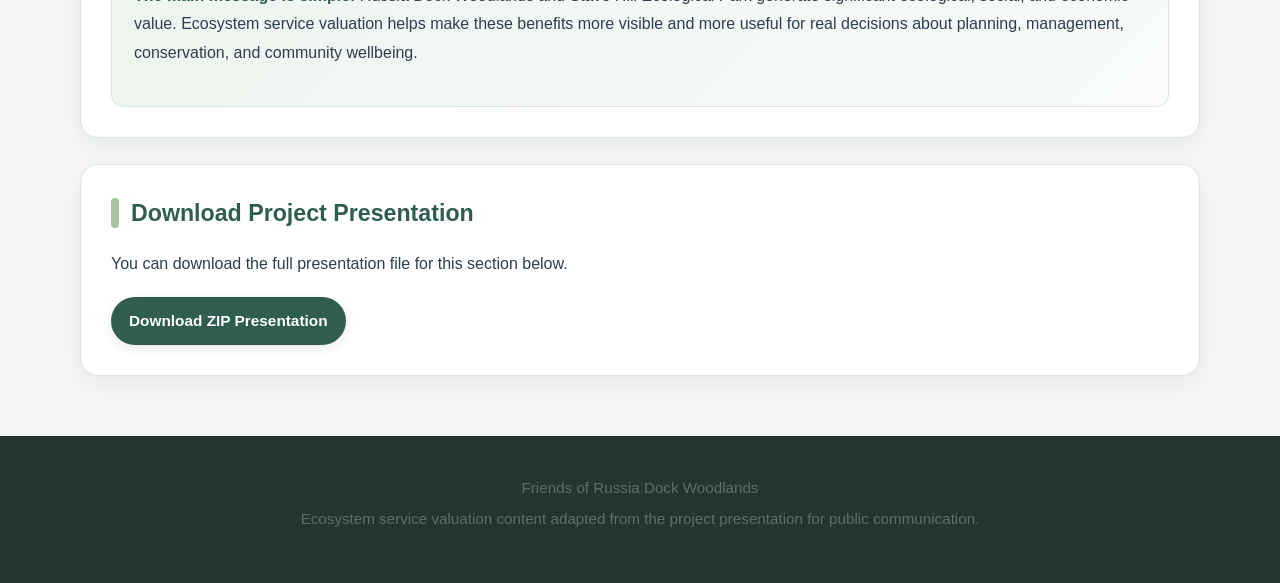
<file: ecosystem-service.html>
<!DOCTYPE html>
<html lang="en">
<head>
  <meta charset="UTF-8" />
  <meta name="viewport" content="width=device-width, initial-scale=1.0" />
  <title>Ecosystem Service | Friends of Russia Dock Woodlands</title>
  <link rel="stylesheet" href="style.css" />
  <style>
    :root {
      --green-dark: #2F5D50;
      --green-mid: #5f8a77;
      --green-light: #A7C4A0;
      --bg-soft: #F4F7F5;
      --bg-panel: #ffffff;
      --text-main: #2C3E50;
      --text-soft: #5d6d6f;
      --border-soft: #dbe7de;
      --shadow-soft: 0 8px 24px rgba(0,0,0,0.06);
      --radius-lg: 18px;
      --radius-md: 12px;
    }

    body {
      background: var(--bg-soft);
      color: var(--text-main);
      margin: 0;
    }

    .hero-ecosystem {
      background: linear-gradient(135deg, rgba(47,93,80,0.95), rgba(95,138,119,0.9));
      color: white;
      padding: 72px 20px 60px;
      text-align: center;
    }

    .hero-ecosystem h1 {
      font-size: 2.4rem;
      margin: 0 0 12px;
      line-height: 1.2;
    }

    .hero-ecosystem p {
      max-width: 860px;
      margin: 0 auto;
      font-size: 1.08rem;
      line-height: 1.7;
      opacity: 0.96;
    }

    .hero-badges {
      margin-top: 26px;
      display: flex;
      gap: 12px;
      justify-content: center;
      flex-wrap: wrap;
    }

    .hero-badges span {
      background: rgba(255,255,255,0.14);
      border: 1px solid rgba(255,255,255,0.18);
      padding: 10px 16px;
      border-radius: 999px;
      font-size: 0.95rem;
    }

    .page-container {
      width: min(1120px, 90%);
      margin: -34px auto 60px;
      position: relative;
      z-index: 2;
    }

    .intro-panel,
    .section-block {
      background: var(--bg-panel);
      border-radius: var(--radius-lg);
      box-shadow: var(--shadow-soft);
      border: 1px solid var(--border-soft);
    }

    .intro-panel {
      padding: 28px 30px;
      margin-bottom: 26px;
    }

    .intro-panel h2 {
      margin-top: 0;
      color: var(--green-dark);
      font-size: 1.5rem;
    }

    .intro-panel p {
      line-height: 1.8;
      margin-bottom: 14px;
    }

    .intro-panel p:last-child {
      margin-bottom: 0;
    }

    .section-block {
      padding: 30px;
      margin-bottom: 26px;
    }

    .section-title {
      display: flex;
      align-items: center;
      gap: 12px;
      margin-bottom: 18px;
    }

    .section-title .bar {
      width: 8px;
      height: 30px;
      border-radius: 20px;
      background: var(--green-light);
    }

    .section-title h2 {
      margin: 0;
      color: var(--green-dark);
      font-size: 1.45rem;
    }

    .section-block p {
      line-height: 1.8;
      color: var(--text-main);
    }

    .card-grid {
      display: grid;
      grid-template-columns: repeat(auto-fit, minmax(240px, 1fr));
      gap: 18px;
      margin-top: 18px;
    }

    .info-card {
      background: #f8fbf8;
      border: 1px solid var(--border-soft);
      border-radius: var(--radius-md);
      padding: 20px;
      transition: transform 0.2s ease, box-shadow 0.2s ease;
    }

    .info-card:hover {
      transform: translateY(-3px);
      box-shadow: 0 6px 18px rgba(0,0,0,0.05);
    }

    .info-card h3 {
      margin: 0 0 10px;
      color: var(--green-dark);
      font-size: 1.08rem;
    }

    .info-card p {
      margin: 0;
      color: var(--text-soft);
      line-height: 1.7;
      font-size: 0.97rem;
    }

    .two-column {
      display: grid;
      grid-template-columns: repeat(auto-fit, minmax(280px, 1fr));
      gap: 18px;
      margin-top: 18px;
    }

    .house-box {
      background: linear-gradient(135deg, #f6faf7, #ffffff);
      border: 1px solid var(--border-soft);
      border-radius: var(--radius-md);
      padding: 22px;
    }

    .house-box h3 {
      margin-top: 0;
      color: var(--green-dark);
    }

    .house-box ul {
      margin: 12px 0 0 18px;
      padding: 0;
      line-height: 1.8;
      color: var(--text-soft);
    }

    .highlight-box {
      background: linear-gradient(135deg, #edf5ef, #f8fbf8);
      border: 1px solid var(--border-soft);
      border-radius: var(--radius-md);
      padding: 22px;
      margin-top: 18px;
    }

    .highlight-box strong {
      color: var(--green-dark);
    }

    .download-section {
      margin-top: 6px;
    }

    .download-actions {
      display: flex;
      gap: 12px;
      flex-wrap: wrap;
      margin-top: 18px;
    }

    .download-actions a {
      text-decoration: none;
    }

    .download-btn {
      display: inline-block;
      background: var(--green-dark);
      color: white;
      padding: 12px 18px;
      border-radius: 999px;
      font-size: 0.96rem;
      font-weight: 600;
      box-shadow: 0 4px 12px rgba(0,0,0,0.08);
      transition: transform 0.2s ease, opacity 0.2s ease;
    }

    .download-btn:hover {
      transform: translateY(-2px);
      opacity: 0.95;
    }

    footer {
      text-align: center;
      padding: 34px 20px 46px;
      color: var(--text-soft);
      font-size: 0.95rem;
    }

    @media (max-width: 720px) {
      .hero-ecosystem {
        padding: 60px 16px 50px;
      }

      .hero-ecosystem h1 {
        font-size: 1.9rem;
      }

      .page-container {
        width: 92%;
      }

      .section-block,
      .intro-panel {
        padding: 22px 18px;
      }
    }
  </style>
</head>
<body>

  <header>
    <h1>Friends of Russia Dock Woodlands</h1>
    <p>Protecting, enhancing, and promoting Russia Dock Woodlands for the enjoyment of all</p>
    <nav>
      <a href="index.html">Home</a>
      <a href="about.html">About</a>
      <a href="visit.html">Visit</a>
      <a href="events.html">Events</a>
      <a href="news.html">News</a>
      <a href="involved.html">Get Involved</a>
      <a href="community.html">Community Voice</a>
      <a href="map.html">Map</a>
      <a href="ecology.html">Ecology</a>
      <a href="ecosystem.html">Ecosystem Value</a>
      <a href="hydrology.html">Hydrology</a>
      <a href="governance.html">Governance</a>
      <a href="contact.html">Contact</a>
    </nav>
  </header>

  <section class="hero-ecosystem">
    <h1>Ecosystem Service Valuation</h1>
    <p>
      Russia Dock Woodlands and Stave Hill Ecological Park are a high-use urban nature site
      with biodiversity, wellbeing, and education value. This page explains why ecosystem
      services are worth valuing and how different valuation methods help make these benefits
      more visible for planning, funding, and stakeholder alignment.
    </p>

    <div class="hero-badges">
      <span>Public goods</span>
      <span>Urban nature</span>
      <span>Planning and funding</span>
    </div>
  </section>

  <main class="page-container">

    <section class="intro-panel">
      <h2>Why value ecosystem services here?</h2>
      <p>
        Russia Dock Woodlands and Stave Hill are a high-use urban nature site with biodiversity,
        wellbeing, and education value.
      </p>
      <p>
        Management decisions involve trade-offs: access vs. disturbance, “tidy” vs. wild,
        and short-term fixes vs. long-term resilience.
      </p>
      <p>
        Many benefits are public goods and remain invisible in budgets and planning.
        Valuation helps make these benefits decision-ready for planning, funding,
        and stakeholder alignment.
      </p>
    </section>

    <section class="section-block">
      <div class="section-title">
        <div class="bar"></div>
        <h2>What are ecosystem services?</h2>
      </div>

      <p>
        Ecosystem services describe how nature supports human life and wellbeing.
        In the presentation, they are grouped into four broad categories.
      </p>

      <div class="card-grid">
        <div class="info-card">
          <h3>Provisioning</h3>
          <p>
            Food, water, raw materials, and other resources that ecosystems can provide.
          </p>
        </div>

        <div class="info-card">
          <h3>Regulating</h3>
          <p>
            Climate regulation, water regulation, air quality, and other processes that
            help stabilise environmental conditions.
          </p>
        </div>

        <div class="info-card">
          <h3>Cultural</h3>
          <p>
            Recreation, identity, learning, and the wider social and educational value
            people gain from nature.
          </p>
        </div>

        <div class="info-card">
          <h3>Supporting</h3>
          <p>
            Soil, habitat, and nutrient cycles that underpin the wider health and
            functioning of the ecosystem.
          </p>
        </div>
      </div>
    </section>

    <section class="section-block">
      <div class="section-title">
        <div class="bar"></div>
        <h2>Protecting ecosystems</h2>
      </div>

      <p>
        The presentation explains that ecosystems are natural capital: they provide a stock
        of resources and ecological processes. Ecosystem services are the flows of benefits
        people obtain from these ecosystems.
      </p>

      <p>
        These services do not operate in isolation. Their delivery depends on the interaction
        between natural capital, built capital, human capital, and social capital.
      </p>

      <div class="highlight-box">
        <p>
          <strong>Example:</strong> Fish as food is not provided by ecosystems alone.
          It also depends on built capital such as boats and transport, human capital such as
          fishing knowledge and skills, and social capital such as rules, institutions,
          and access rights.
        </p>
      </div>
    </section>

    <section class="section-block">
      <div class="section-title">
        <div class="bar"></div>
        <h2>Why valuation matters</h2>
      </div>

      <p>
        Many ecosystem services are public goods. They are often under-priced or not priced
        at all in markets. Provisioning and cultural services are easier to recognise because
        people experience them directly, while regulating services such as climate regulation
        are often indirect, long-term, and less visible.
      </p>

      <p>
        A key issue is imperfect information. People may undervalue ecosystem services if they
        do not understand their benefits, and these contributions are often overlooked in policy
        and land-use decisions.
      </p>

      <div class="highlight-box">
        <p>
          <strong>Valuation makes trade-offs visible.</strong> It helps show why nature is
          often under-recognised in policy and investment decisions.
        </p>
      </div>
    </section>

    <section class="section-block">
      <div class="section-title">
        <div class="bar"></div>
        <h2>From valuation to application</h2>
      </div>

      <p>
        The literature review also highlights wider lessons for classification and practice.
        Early frameworks provided a useful starting point, but clearer classification is needed.
      </p>

      <div class="card-grid">
        <div class="info-card">
          <h3>Classification matters</h3>
          <p>
            Early frameworks were useful, but ecosystem services need clearer and more
            practical classification.
          </p>
        </div>

        <div class="info-card">
          <h3>Services and dis-services</h3>
          <p>
            Ecosystems can create both services and dis-services, so valuation must take
            account of complexity rather than only positive effects.
          </p>
        </div>

        <div class="info-card">
          <h3>Urban context</h3>
          <p>
            Urban areas can generate high ecosystem service value because benefits reach many
            people through dense social, built, and economic interactions.
          </p>
        </div>

        <div class="info-card">
          <h3>Decision relevance</h3>
          <p>
            The aim is not just theory, but making ecosystem benefits more useful for real
            planning and management decisions.
          </p>
        </div>
      </div>
    </section>

    <section class="section-block">
      <div class="section-title">
        <div class="bar"></div>
        <h2>Valuation methods used in the project</h2>
      </div>

      <p>
        The presentation compared several different ways of valuing ecosystem services at
        Russia Dock Woodlands and Stave Hill Ecological Park.
      </p>

      <div class="card-grid">
        <div class="info-card">
          <h3>Method 1: Hedonic pricing</h3>
          <p>
            Uses housing market data to estimate how much people are willing to pay for
            environmental quality. In this project, housing transaction data were combined
            with spatial park data, and distance from each property to the park was calculated
            using QGIS before regression analysis was conducted in Stata.
          </p>
        </div>

        <div class="info-card">
          <h3>Method 2: Holistic valuation</h3>
          <p>
            Treats the park as natural capital and uses land value as a proxy for the wider
            value of ecosystem services. The method estimates the park’s natural capital value
            from park area and residential land value, then derives annual ecosystem service
            value using a 5% return.
          </p>
        </div>

        <div class="info-card">
          <h3>Method 3 and 4: ESVD and benefit transfer</h3>
          <p>
            Uses the Ecosystem Service Value Database (ESVD), which standardises values in
            international dollars per hectare per year. The project applies these values to
            GIS-based habitat areas and compares an urban-based transfer route with a
            biome-based transfer route.
          </p>
        </div>

        <div class="info-card">
          <h3>Method 5: Willingness to pay</h3>
          <p>
            Uses survey responses to estimate how much local people are willing to contribute
            annually to support the park. Respondents were also asked which improvements should
            be prioritised, such as clearer signage, dog-related management, infrastructure,
            wetland restoration, accessibility, and nature education.
          </p>
        </div>
      </div>
    </section>

    <section class="section-block">
      <div class="section-title">
        <div class="bar"></div>
        <h2>Key findings from the results</h2>
      </div>

      <div class="two-column">
        <div class="house-box">
          <h3>Hedonic pricing results</h3>
          <ul>
            <li>Properties within 500 metres of the park were estimated to sell at about 7.7% higher prices.</li>
            <li>Average house price within 500 metres: £586,419.</li>
            <li>Number of properties: 732.</li>
            <li>Estimated capitalised ecosystem service value: £33 million.</li>
          </ul>
        </div>

        <div class="house-box">
          <h3>Holistic valuation results</h3>
          <ul>
            <li>Total park area used in the calculation: 13.18 hectares.</li>
            <li>Estimated natural capital value: £509,670,600.</li>
            <li>Estimated annual ecosystem service value: £25.5 million per year.</li>
            <li>Benefits include recreation and wellbeing, biodiversity habitat, climate regulation, and neighbourhood attractiveness.</li>
          </ul>
        </div>
      </div>

      <div class="two-column">
        <div class="house-box">
          <h3>Benefit transfer results</h3>
          <ul>
            <li>Urban studies approach: approximately £299.6 million per year.</li>
            <li>Biome studies approach: approximately £936,800 per year.</li>
            <li>The difference reflects whether values are driven more by urban demand and property effects, or by ecological functions alone.</li>
          </ul>
        </div>

        <div class="house-box">
          <h3>Willingness to pay results</h3>
          <ul>
            <li>Total respondents: 74.</li>
            <li>Positive WTP responses: 51 (69%).</li>
            <li>Mean WTP: about £45 per person per year.</li>
            <li>Estimated local annual contribution: approximately £483,566 to £562,747.</li>
          </ul>
        </div>
      </div>
    </section>

    <section class="section-block">
      <div class="section-title">
        <div class="bar"></div>
        <h2>What local people prioritised</h2>
      </div>

      <p>
        The survey results suggest that people are willing to pay for visible, practical
        improvements. The most important improvement identified in the presentation was
        clearer signage and information.
      </p>

      <div class="card-grid">
        <div class="info-card">
          <h3>Top priorities</h3>
          <p>
            Clearer signage and information, safety and anti-social behaviour, and more
            infrastructure such as seating and lighting.
          </p>
        </div>

        <div class="info-card">
          <h3>Ecological priorities</h3>
          <p>
            Wetland and waterbody restoration, wildlife-friendly habitat management,
            and nature educational activities.
          </p>
        </div>

        <div class="info-card">
          <h3>Management priorities</h3>
          <p>
            Dog-related management, litter management, facility maintenance,
            and improved accessibility.
          </p>
        </div>

        <div class="info-card">
          <h3>Community priorities</h3>
          <p>
            More opportunities for community engagement and practical improvements that
            strengthen everyday use of the park.
          </p>
        </div>
      </div>
    </section>

    <section class="section-block">
      <div class="section-title">
        <div class="bar"></div>
        <h2>Implications for policy and community wellbeing</h2>
      </div>

      <div class="two-column">
        <div class="house-box">
          <h3>For planning and policy</h3>
          <ul>
            <li>Making hidden trade-offs visible.</li>
            <li>Revealing the true cost of development when ecosystems are otherwise treated as having zero value.</li>
            <li>Supporting environmental taxes, PES schemes, and conservation funding.</li>
            <li>Encouraging new institutions for public goods and shared environmental governance.</li>
          </ul>
        </div>

        <div class="house-box">
          <h3>For community wellbeing</h3>
          <ul>
            <li>Showing the interdependence between economy, ecology, and social systems.</li>
            <li>Highlighting that ecosystem degradation can disproportionately affect vulnerable groups.</li>
            <li>Supporting nature-based solutions such as wetlands for flood protection.</li>
            <li>Strengthening community claims to protect shared ecosystems.</li>
          </ul>
        </div>
      </div>
    </section>

    <section class="section-block">
      <div class="section-title">
        <div class="bar"></div>
        <h2>Key takeaway</h2>
      </div>

      <div class="highlight-box">
        <p>
          <strong>The main message is simple:</strong> Russia Dock Woodlands and Stave Hill
          Ecological Park generate significant ecological, social, and economic value.
          Ecosystem service valuation helps make these benefits more visible and more useful
          for real decisions about planning, management, conservation, and community wellbeing.
        </p>
      </div>
    </section>

    <section class="section-block download-section">
      <div class="section-title">
        <div class="bar"></div>
        <h2>Download Project Presentation</h2>
      </div>

      <p>
        You can download the full presentation file for this section below.
      </p>

      <div class="download-actions">
        <a
          class="download-btn"
          href="files/ecosystem/ecosystem-valuation.zip"
          download
        >
          Download ZIP Presentation
        </a>
      </div>
    </section>

  </main>

  <footer>
    <p>Friends of Russia Dock Woodlands</p>
    <p>Ecosystem service valuation content adapted from the project presentation for public communication.</p>
  </footer>

</body>
</html>
</file>
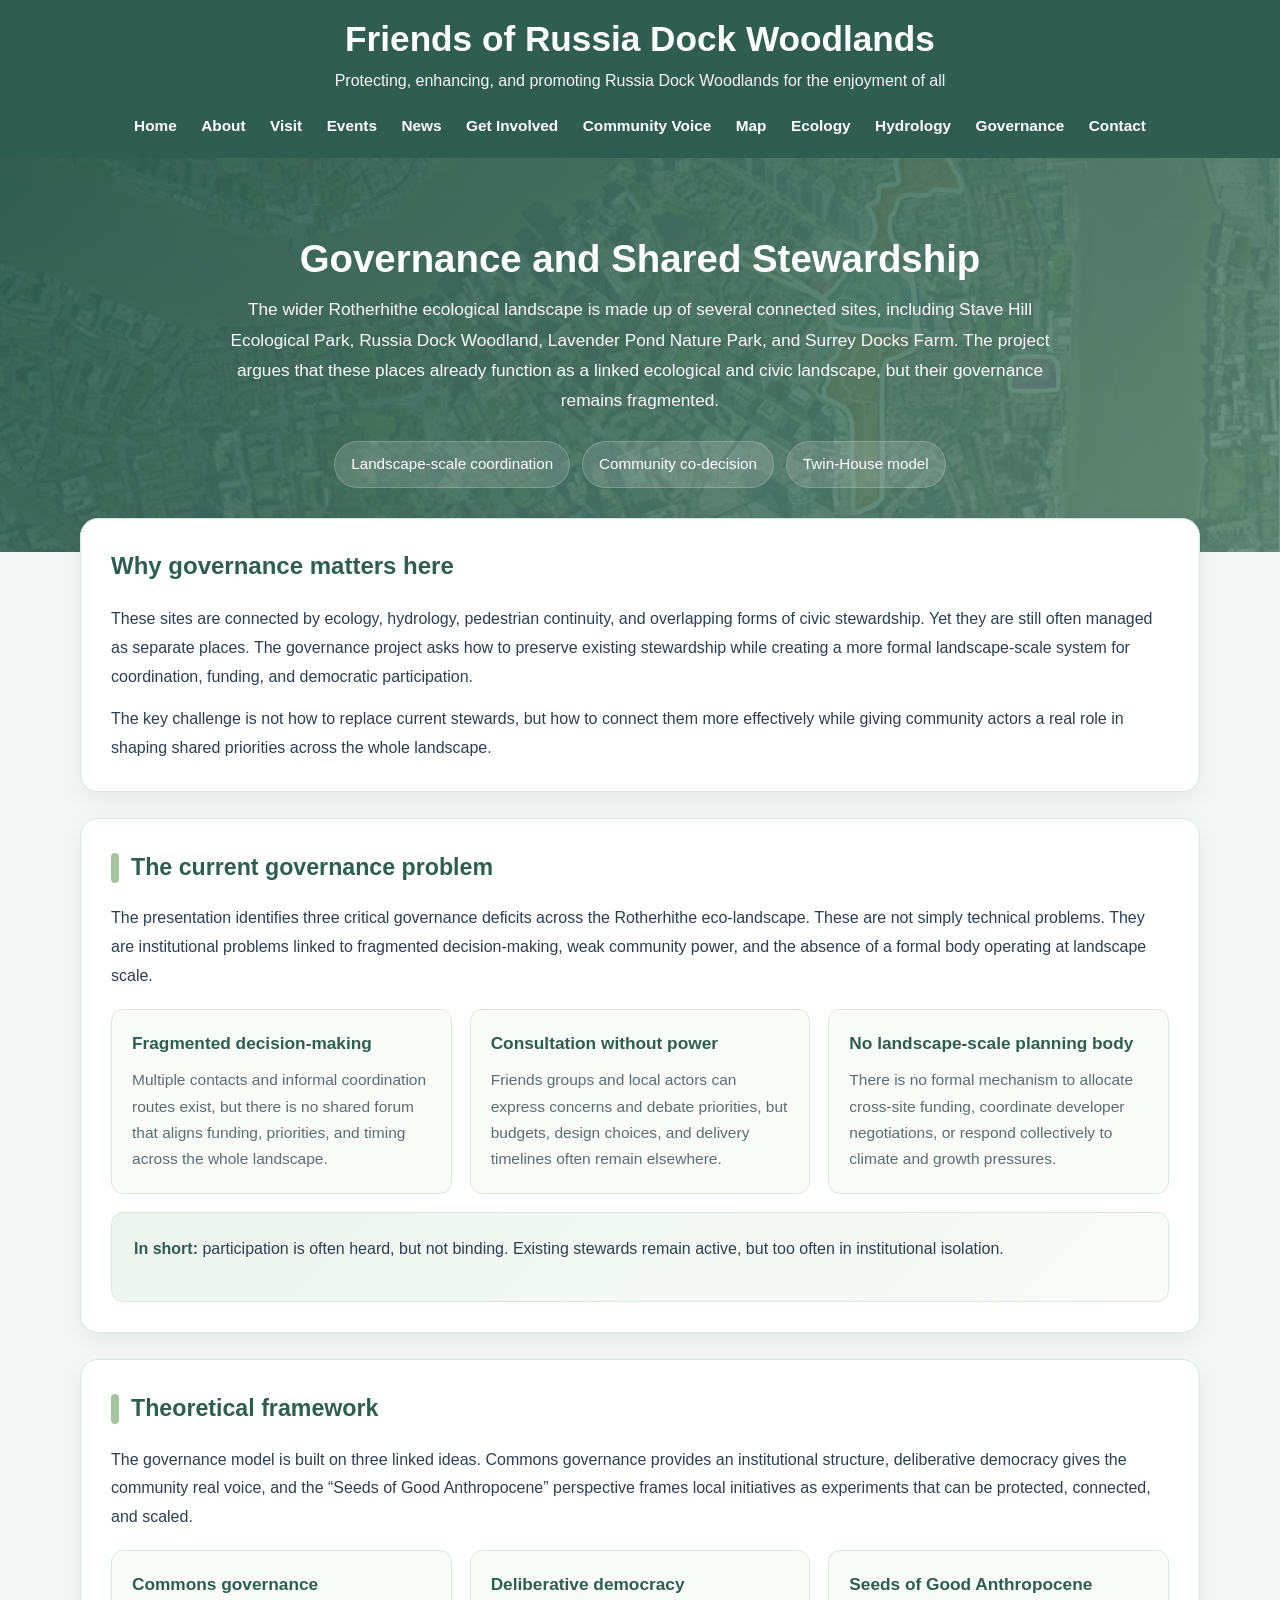
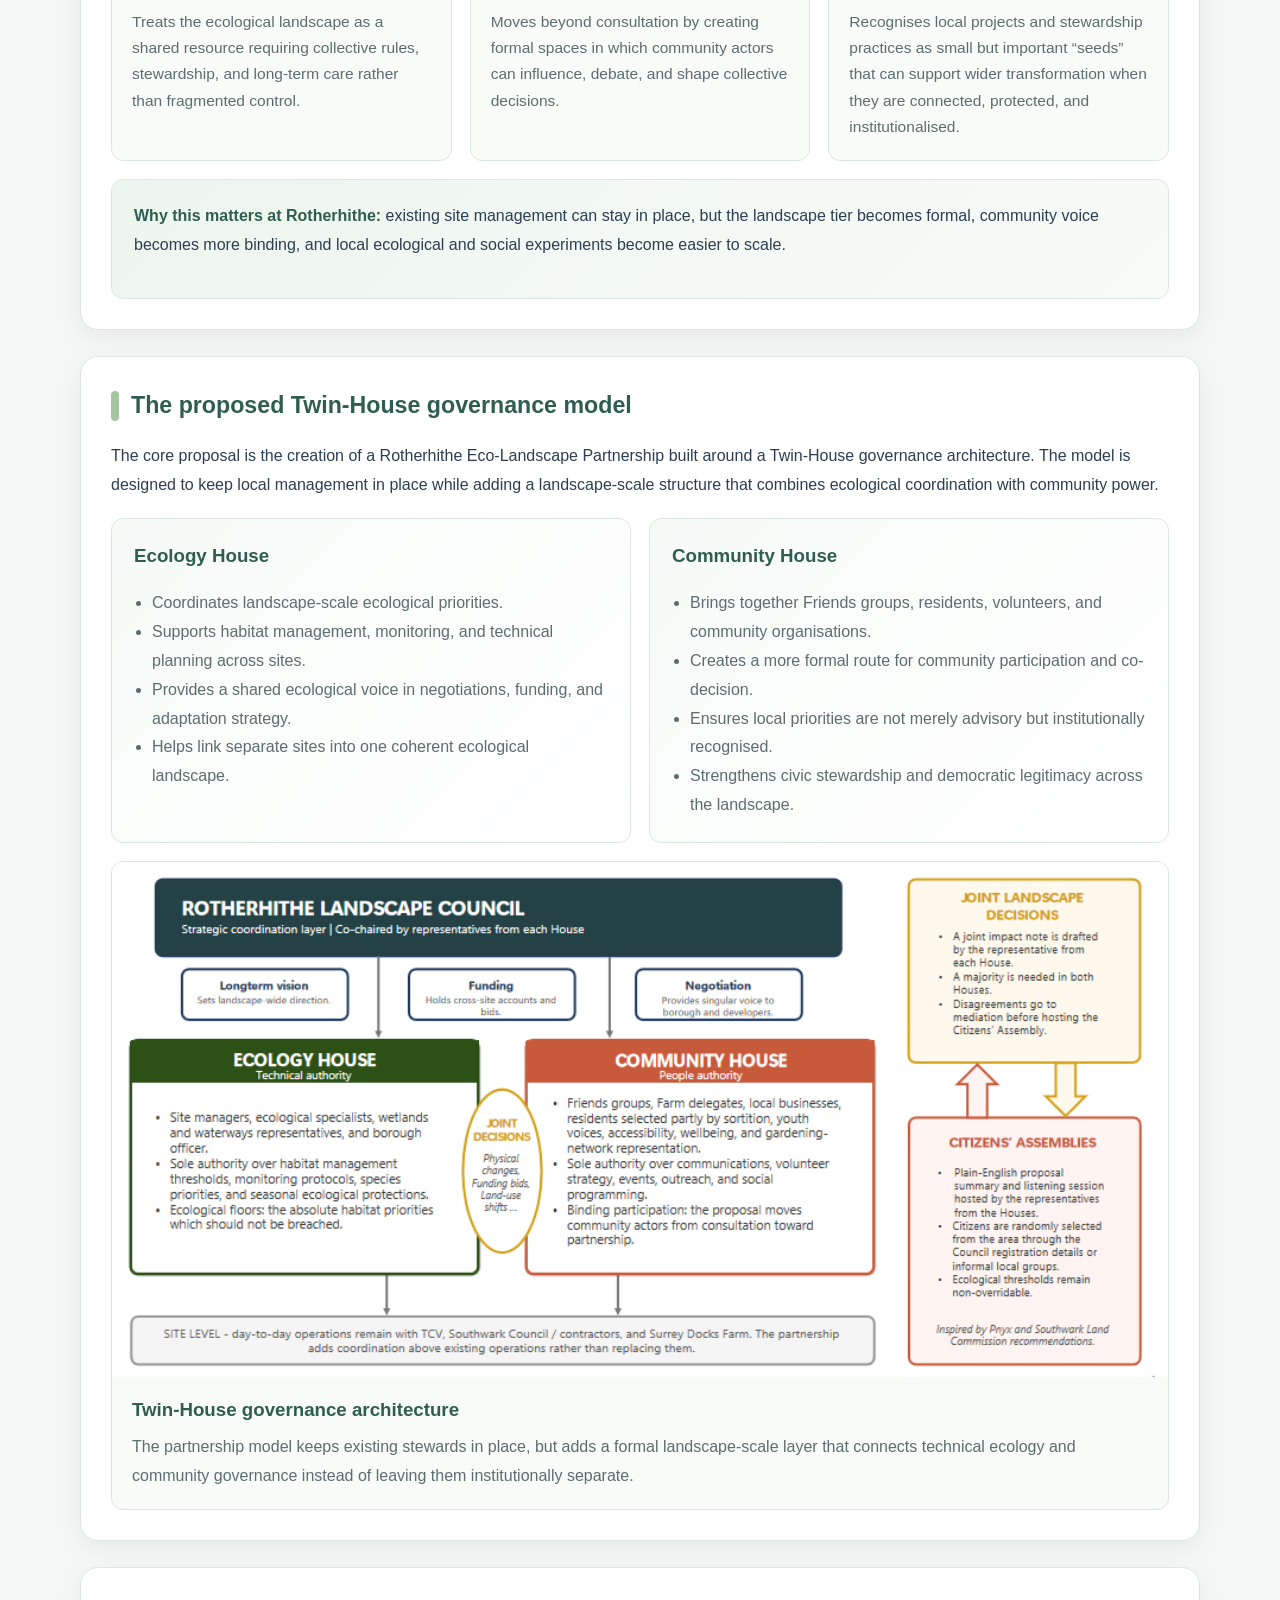
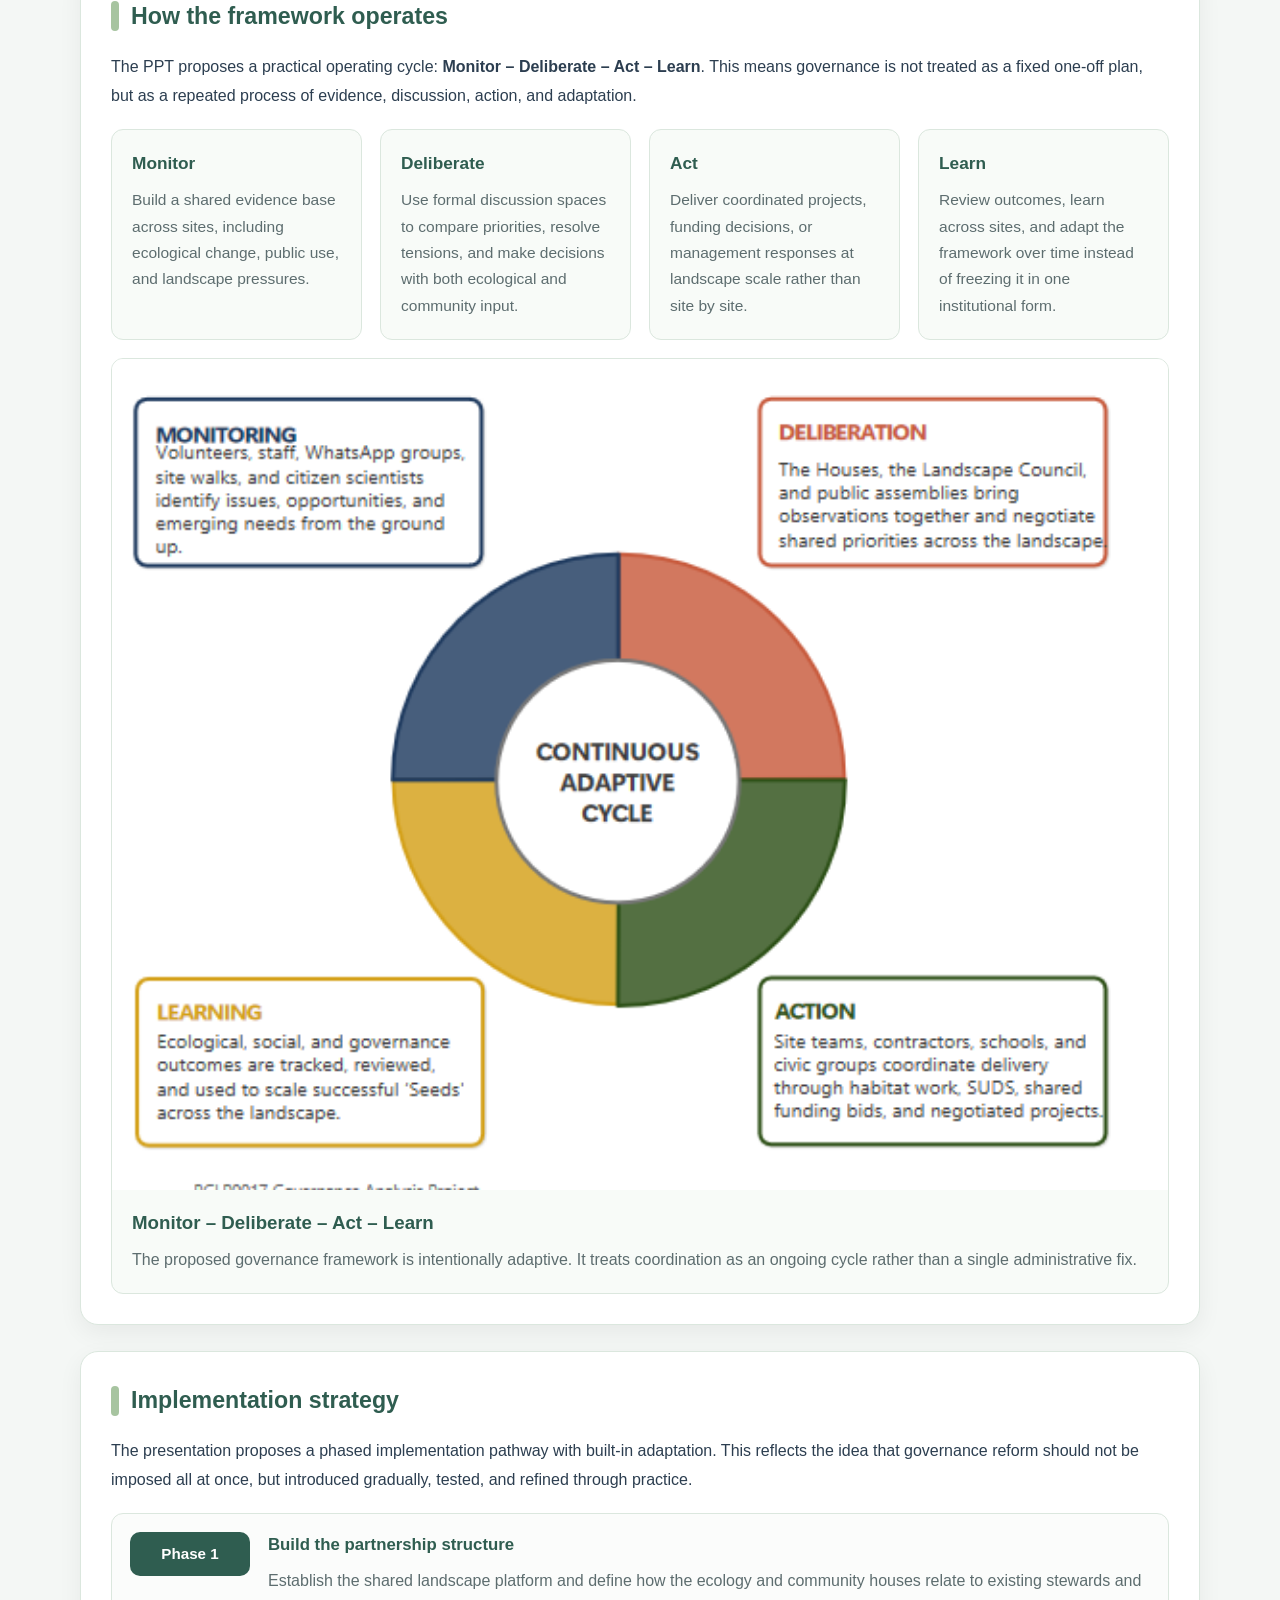
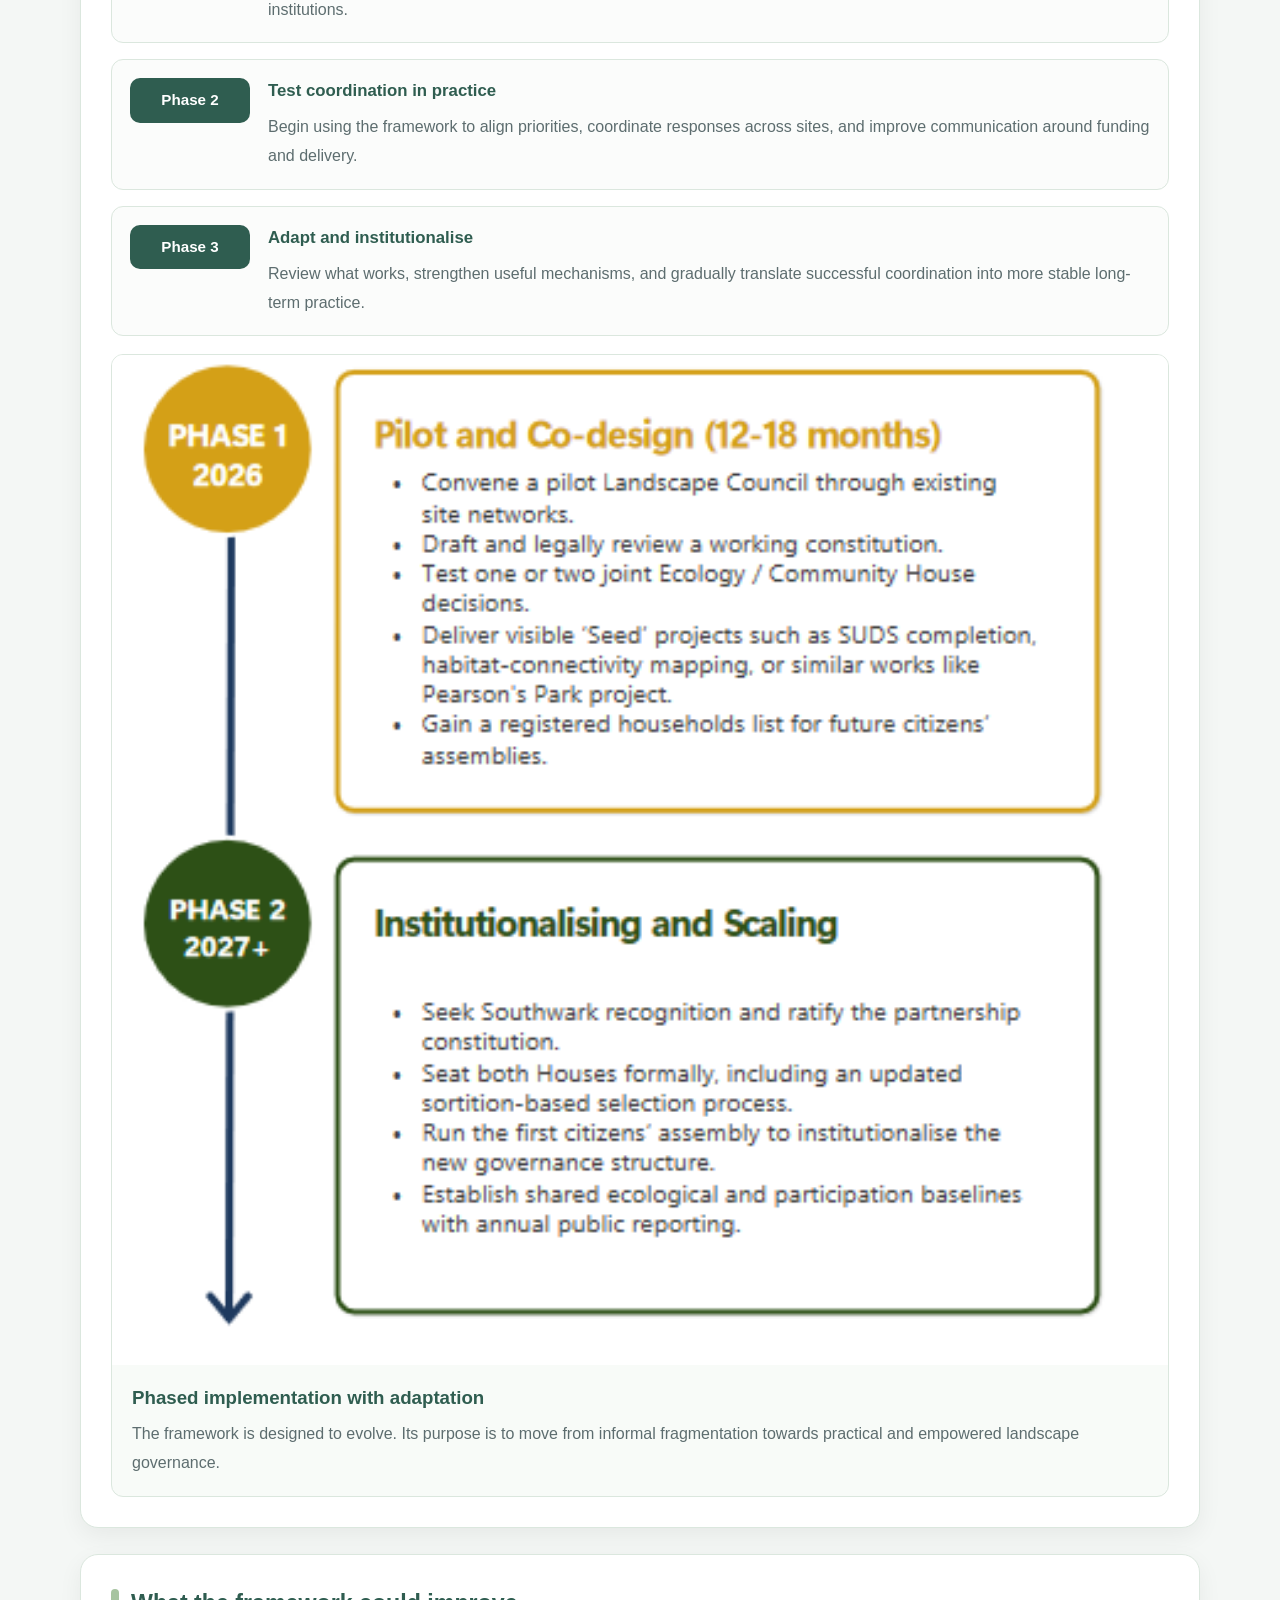
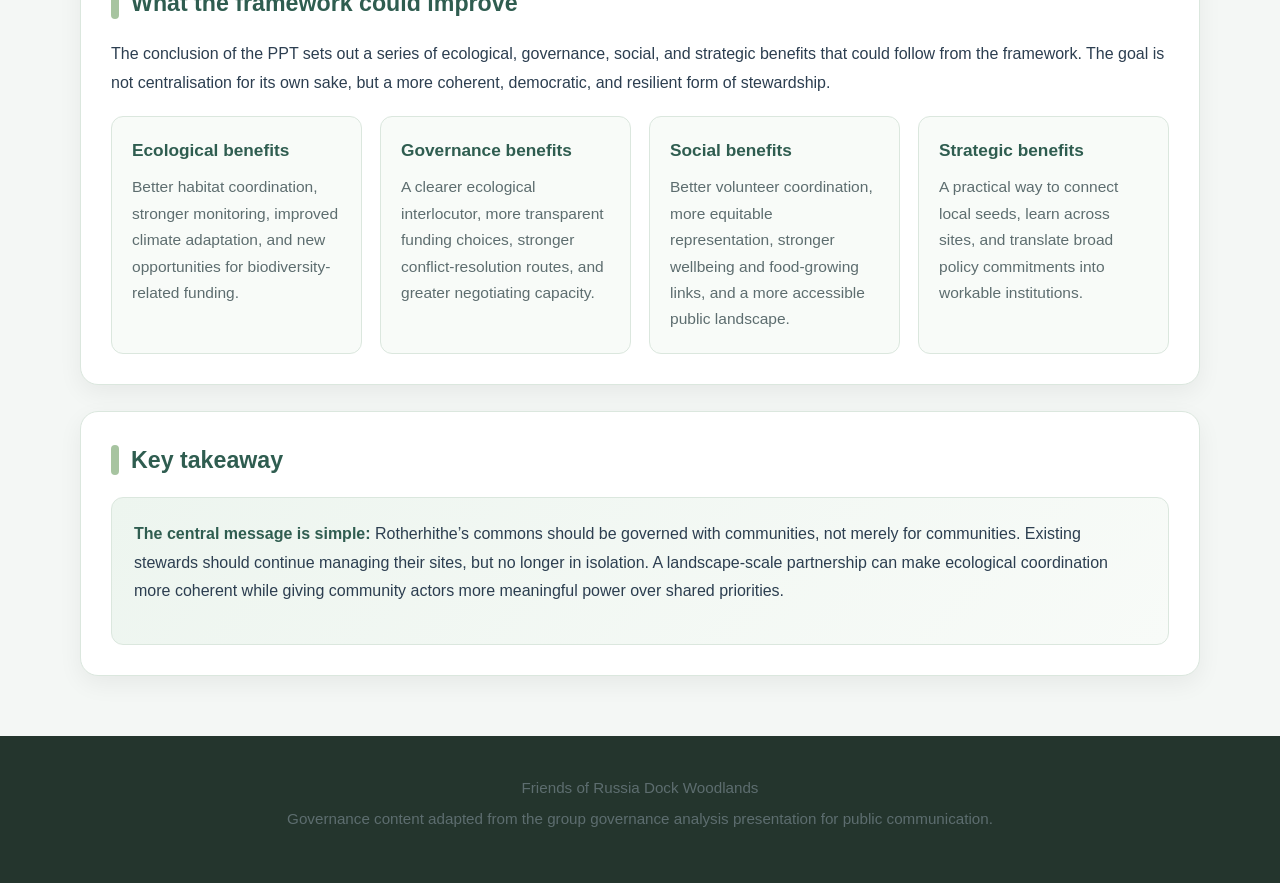
<file: governance.html>
<!DOCTYPE html>
<html lang="en">
<head>
  <meta charset="UTF-8" />
  <meta name="viewport" content="width=device-width, initial-scale=1.0" />
  <title>Governance | Friends of Russia Dock Woodlands</title>
  <link rel="stylesheet" href="style.css" />
  <style>
    :root {
      --green-dark: #2F5D50;
      --green-mid: #5f8a77;
      --green-light: #A7C4A0;
      --bg-soft: #F4F7F5;
      --bg-panel: #ffffff;
      --text-main: #2C3E50;
      --text-soft: #5d6d6f;
      --border-soft: #dbe7de;
      --shadow-soft: 0 8px 24px rgba(0,0,0,0.06);
      --radius-lg: 18px;
      --radius-md: 12px;
    }

    body {
      background: var(--bg-soft);
      color: var(--text-main);
      margin: 0;
    }

    .hero-governance {
      background:
        linear-gradient(135deg, rgba(47,93,80,0.94), rgba(95,138,119,0.88)),
        url("images/governance/landscape-map.jpg") center/cover no-repeat;
      color: white;
      padding: 78px 20px 64px;
      text-align: center;
    }

    .hero-governance h1 {
      font-size: 2.4rem;
      margin: 0 0 12px;
      line-height: 1.2;
    }

    .hero-governance p {
      max-width: 860px;
      margin: 0 auto;
      font-size: 1.08rem;
      line-height: 1.75;
      opacity: 0.97;
    }

    .hero-badges {
      margin-top: 26px;
      display: flex;
      gap: 12px;
      justify-content: center;
      flex-wrap: wrap;
    }

    .hero-badges span {
      background: rgba(255,255,255,0.14);
      border: 1px solid rgba(255,255,255,0.18);
      padding: 10px 16px;
      border-radius: 999px;
      font-size: 0.95rem;
    }

    .page-container {
      width: min(1120px, 90%);
      margin: -34px auto 60px;
      position: relative;
      z-index: 2;
    }

    .intro-panel,
    .section-block {
      background: var(--bg-panel);
      border-radius: var(--radius-lg);
      box-shadow: var(--shadow-soft);
      border: 1px solid var(--border-soft);
    }

    .intro-panel {
      padding: 28px 30px;
      margin-bottom: 26px;
    }

    .intro-panel h2 {
      margin-top: 0;
      color: var(--green-dark);
      font-size: 1.5rem;
    }

    .intro-panel p {
      line-height: 1.8;
      margin: 0 0 14px;
      color: var(--text-main);
    }

    .intro-panel p:last-child {
      margin-bottom: 0;
    }

    .section-block {
      padding: 30px;
      margin-bottom: 26px;
    }

    .section-title {
      display: flex;
      align-items: center;
      gap: 12px;
      margin-bottom: 18px;
    }

    .section-title .bar {
      width: 8px;
      height: 30px;
      border-radius: 20px;
      background: var(--green-light);
    }

    .section-title h2 {
      margin: 0;
      color: var(--green-dark);
      font-size: 1.45rem;
    }

    .section-block p {
      line-height: 1.8;
      color: var(--text-main);
      margin-top: 0;
    }

    .card-grid {
      display: grid;
      grid-template-columns: repeat(auto-fit, minmax(240px, 1fr));
      gap: 18px;
      margin-top: 18px;
    }

    .info-card {
      background: #f8fbf8;
      border: 1px solid var(--border-soft);
      border-radius: var(--radius-md);
      padding: 20px;
      transition: transform 0.2s ease, box-shadow 0.2s ease;
    }

    .info-card:hover {
      transform: translateY(-3px);
      box-shadow: 0 6px 18px rgba(0,0,0,0.05);
    }

    .info-card h3 {
      margin: 0 0 10px;
      color: var(--green-dark);
      font-size: 1.08rem;
    }

    .info-card p {
      margin: 0;
      color: var(--text-soft);
      line-height: 1.7;
      font-size: 0.97rem;
    }

    .two-column {
      display: grid;
      grid-template-columns: repeat(auto-fit, minmax(280px, 1fr));
      gap: 18px;
      margin-top: 18px;
    }

    .house-box {
      background: linear-gradient(135deg, #f6faf7, #ffffff);
      border: 1px solid var(--border-soft);
      border-radius: var(--radius-md);
      padding: 22px;
    }

    .house-box h3 {
      margin-top: 0;
      color: var(--green-dark);
    }

    .house-box ul {
      margin: 12px 0 0 18px;
      padding: 0;
      line-height: 1.8;
      color: var(--text-soft);
    }

    .timeline {
      display: grid;
      gap: 16px;
      margin-top: 18px;
    }

    .timeline-item {
      display: grid;
      grid-template-columns: 120px 1fr;
      gap: 18px;
      align-items: start;
      padding: 18px;
      border: 1px solid var(--border-soft);
      border-radius: var(--radius-md);
      background: #fbfcfb;
    }

    .timeline-label {
      background: var(--green-dark);
      color: white;
      text-align: center;
      padding: 10px 12px;
      border-radius: 10px;
      font-weight: 600;
      font-size: 0.95rem;
    }

    .timeline-content h3 {
      margin: 0 0 8px;
      color: var(--green-dark);
      font-size: 1.05rem;
    }

    .timeline-content p {
      margin: 0;
      color: var(--text-soft);
    }

    .highlight-box {
      background: linear-gradient(135deg, #edf5ef, #f8fbf8);
      border: 1px solid var(--border-soft);
      border-radius: var(--radius-md);
      padding: 22px;
      margin-top: 18px;
    }

    .highlight-box strong {
      color: var(--green-dark);
    }

    .image-grid {
      display: grid;
      grid-template-columns: repeat(auto-fit, minmax(250px, 1fr));
      gap: 18px;
      margin-top: 18px;
    }

    .image-card {
      background: #f8fbf8;
      border: 1px solid var(--border-soft);
      border-radius: var(--radius-md);
      overflow: hidden;
      box-shadow: 0 4px 14px rgba(0,0,0,0.04);
    }

    .image-card img {
      width: 100%;
      height: 220px;
      object-fit: cover;
      display: block;
      background: #e9f1eb;
    }

    .image-card .caption {
      padding: 16px 18px;
    }

    .image-card h3 {
      margin: 0 0 8px;
      color: var(--green-dark);
      font-size: 1.02rem;
    }

    .image-card p {
      margin: 0;
      color: var(--text-soft);
      line-height: 1.7;
      font-size: 0.96rem;
    }

    .diagram-panel {
      margin-top: 18px;
      border: 1px solid var(--border-soft);
      border-radius: var(--radius-md);
      overflow: hidden;
      background: #f8fbf8;
    }

    .diagram-panel img {
      width: 100%;
      display: block;
      background: #edf5ef;
    }

    .diagram-panel .caption {
      padding: 18px 20px;
    }

    .diagram-panel .caption h3 {
      margin: 0 0 8px;
      color: var(--green-dark);
    }

    .diagram-panel .caption p {
      margin: 0;
      color: var(--text-soft);
    }

    footer {
      text-align: center;
      padding: 34px 20px 46px;
      color: var(--text-soft);
      font-size: 0.95rem;
    }

    @media (max-width: 720px) {
      .hero-governance {
        padding: 60px 16px 50px;
      }

      .hero-governance h1 {
        font-size: 1.9rem;
      }

      .page-container {
        width: 92%;
      }

      .section-block,
      .intro-panel {
        padding: 22px 18px;
      }

      .timeline-item {
        grid-template-columns: 1fr;
      }

      .timeline-label {
        width: fit-content;
      }

      .image-card img {
        height: 200px;
      }
    }
  </style>
</head>
<body>

  <header>
    <h1>Friends of Russia Dock Woodlands</h1>
    <p>Protecting, enhancing, and promoting Russia Dock Woodlands for the enjoyment of all</p>
    <nav>
      <a href="index.html">Home</a>
      <a href="about.html">About</a>
      <a href="visit.html">Visit</a>
      <a href="events.html">Events</a>
      <a href="news.html">News</a>
      <a href="involved.html">Get Involved</a>
      <a href="community.html">Community Voice</a>
      <a href="map.html">Map</a>
      <a href="ecology.html">Ecology</a>
      <a href="hydrology.html">Hydrology</a>
      <a href="governance.html">Governance</a>
      <a href="contact.html">Contact</a>
    </nav>
  </header>

  <section class="hero-governance">
    <h1>Governance and Shared Stewardship</h1>
    <p>
      The wider Rotherhithe ecological landscape is made up of several connected sites, including
      Stave Hill Ecological Park, Russia Dock Woodland, Lavender Pond Nature Park, and Surrey Docks Farm.
      The project argues that these places already function as a linked ecological and civic landscape,
      but their governance remains fragmented.
    </p>

    <div class="hero-badges">
      <span>Landscape-scale coordination</span>
      <span>Community co-decision</span>
      <span>Twin-House model</span>
    </div>
  </section>

  <main class="page-container">

    <section class="intro-panel">
      <h2>Why governance matters here</h2>
      <p>
        These sites are connected by ecology, hydrology, pedestrian continuity, and overlapping forms of
        civic stewardship. Yet they are still often managed as separate places. The governance project asks
        how to preserve existing stewardship while creating a more formal landscape-scale system for
        coordination, funding, and democratic participation.
      </p>
      <p>
        The key challenge is not how to replace current stewards, but how to connect them more effectively
        while giving community actors a real role in shaping shared priorities across the whole landscape.
      </p>
    </section>

    <section class="section-block">
      <div class="section-title">
        <div class="bar"></div>
        <h2>The current governance problem</h2>
      </div>

      <p>
        The presentation identifies three critical governance deficits across the Rotherhithe eco-landscape.
        These are not simply technical problems. They are institutional problems linked to fragmented decision-making,
        weak community power, and the absence of a formal body operating at landscape scale.
      </p>

      <div class="card-grid">
        <div class="info-card">
          <h3>Fragmented decision-making</h3>
          <p>
            Multiple contacts and informal coordination routes exist, but there is no shared forum that aligns
            funding, priorities, and timing across the whole landscape.
          </p>
        </div>

        <div class="info-card">
          <h3>Consultation without power</h3>
          <p>
            Friends groups and local actors can express concerns and debate priorities, but budgets, design
            choices, and delivery timelines often remain elsewhere.
          </p>
        </div>

        <div class="info-card">
          <h3>No landscape-scale planning body</h3>
          <p>
            There is no formal mechanism to allocate cross-site funding, coordinate developer negotiations,
            or respond collectively to climate and growth pressures.
          </p>
        </div>
      </div>

      <div class="highlight-box">
        <p>
          <strong>In short:</strong> participation is often heard, but not binding. Existing stewards remain active,
          but too often in institutional isolation.
        </p>
      </div>
    </section>

    <section class="section-block">
      <div class="section-title">
        <div class="bar"></div>
        <h2>Theoretical framework</h2>
      </div>

      <p>
        The governance model is built on three linked ideas. Commons governance provides an institutional structure,
        deliberative democracy gives the community real voice, and the “Seeds of Good Anthropocene” perspective
        frames local initiatives as experiments that can be protected, connected, and scaled.
      </p>

      <div class="card-grid">
        <div class="info-card">
          <h3>Commons governance</h3>
          <p>
            Treats the ecological landscape as a shared resource requiring collective rules, stewardship,
            and long-term care rather than fragmented control.
          </p>
        </div>

        <div class="info-card">
          <h3>Deliberative democracy</h3>
          <p>
            Moves beyond consultation by creating formal spaces in which community actors can influence,
            debate, and shape collective decisions.
          </p>
        </div>

        <div class="info-card">
          <h3>Seeds of Good Anthropocene</h3>
          <p>
            Recognises local projects and stewardship practices as small but important “seeds” that can support
            wider transformation when they are connected, protected, and institutionalised.
          </p>
        </div>
      </div>

      <div class="highlight-box">
        <p>
          <strong>Why this matters at Rotherhithe:</strong> existing site management can stay in place, but the landscape tier
          becomes formal, community voice becomes more binding, and local ecological and social experiments become easier to scale.
        </p>
      </div>
    </section>

    <section class="section-block">
      <div class="section-title">
        <div class="bar"></div>
        <h2>The proposed Twin-House governance model</h2>
      </div>

      <p>
        The core proposal is the creation of a Rotherhithe Eco-Landscape Partnership built around a Twin-House governance
        architecture. The model is designed to keep local management in place while adding a landscape-scale structure that
        combines ecological coordination with community power.
      </p>

      <div class="two-column">
        <div class="house-box">
          <h3>Ecology House</h3>
          <ul>
            <li>Coordinates landscape-scale ecological priorities.</li>
            <li>Supports habitat management, monitoring, and technical planning across sites.</li>
            <li>Provides a shared ecological voice in negotiations, funding, and adaptation strategy.</li>
            <li>Helps link separate sites into one coherent ecological landscape.</li>
          </ul>
        </div>

        <div class="house-box">
          <h3>Community House</h3>
          <ul>
            <li>Brings together Friends groups, residents, volunteers, and community organisations.</li>
            <li>Creates a more formal route for community participation and co-decision.</li>
            <li>Ensures local priorities are not merely advisory but institutionally recognised.</li>
            <li>Strengthens civic stewardship and democratic legitimacy across the landscape.</li>
          </ul>
        </div>
      </div>

      <div class="diagram-panel">
        <img src="images/governance/twin-house-diagram.jpg" alt="Twin-House governance architecture diagram">
        <div class="caption">
          <h3>Twin-House governance architecture</h3>
          <p>
            The partnership model keeps existing stewards in place, but adds a formal landscape-scale layer that connects
            technical ecology and community governance instead of leaving them institutionally separate.
          </p>
        </div>
      </div>
    </section>

    <section class="section-block">
      <div class="section-title">
        <div class="bar"></div>
        <h2>How the framework operates</h2>
      </div>

      <p>
        The PPT proposes a practical operating cycle: <strong>Monitor – Deliberate – Act – Learn</strong>.
        This means governance is not treated as a fixed one-off plan, but as a repeated process of evidence,
        discussion, action, and adaptation.
      </p>

      <div class="card-grid">
        <div class="info-card">
          <h3>Monitor</h3>
          <p>
            Build a shared evidence base across sites, including ecological change, public use, and landscape pressures.
          </p>
        </div>

        <div class="info-card">
          <h3>Deliberate</h3>
          <p>
            Use formal discussion spaces to compare priorities, resolve tensions, and make decisions with both ecological
            and community input.
          </p>
        </div>

        <div class="info-card">
          <h3>Act</h3>
          <p>
            Deliver coordinated projects, funding decisions, or management responses at landscape scale rather than site by site.
          </p>
        </div>

        <div class="info-card">
          <h3>Learn</h3>
          <p>
            Review outcomes, learn across sites, and adapt the framework over time instead of freezing it in one institutional form.
          </p>
        </div>
      </div>

      <div class="diagram-panel">
        <img src="images/governance/operations-cycle.jpg" alt="Monitor deliberate act learn operations cycle">
        <div class="caption">
          <h3>Monitor – Deliberate – Act – Learn</h3>
          <p>
            The proposed governance framework is intentionally adaptive. It treats coordination as an ongoing cycle rather than a single administrative fix.
          </p>
        </div>
      </div>
    </section>

    <section class="section-block">
      <div class="section-title">
        <div class="bar"></div>
        <h2>Implementation strategy</h2>
      </div>

      <p>
        The presentation proposes a phased implementation pathway with built-in adaptation. This reflects the idea that governance
        reform should not be imposed all at once, but introduced gradually, tested, and refined through practice.
      </p>

      <div class="timeline">
        <div class="timeline-item">
          <div class="timeline-label">Phase 1</div>
          <div class="timeline-content">
            <h3>Build the partnership structure</h3>
            <p>
              Establish the shared landscape platform and define how the ecology and community houses relate to existing stewards and institutions.
            </p>
          </div>
        </div>

        <div class="timeline-item">
          <div class="timeline-label">Phase 2</div>
          <div class="timeline-content">
            <h3>Test coordination in practice</h3>
            <p>
              Begin using the framework to align priorities, coordinate responses across sites, and improve communication around funding and delivery.
            </p>
          </div>
        </div>

        <div class="timeline-item">
          <div class="timeline-label">Phase 3</div>
          <div class="timeline-content">
            <h3>Adapt and institutionalise</h3>
            <p>
              Review what works, strengthen useful mechanisms, and gradually translate successful coordination into more stable long-term practice.
            </p>
          </div>
        </div>
      </div>

      <div class="diagram-panel">
        <img src="images/governance/implementation-strategy.jpg" alt="Phased governance implementation strategy diagram">
        <div class="caption">
          <h3>Phased implementation with adaptation</h3>
          <p>
            The framework is designed to evolve. Its purpose is to move from informal fragmentation towards practical and empowered landscape governance.
          </p>
        </div>
      </div>
    </section>

    <section class="section-block">
      <div class="section-title">
        <div class="bar"></div>
        <h2>What the framework could improve</h2>
      </div>

      <p>
        The conclusion of the PPT sets out a series of ecological, governance, social, and strategic benefits that could follow from the framework.
        The goal is not centralisation for its own sake, but a more coherent, democratic, and resilient form of stewardship.
      </p>

      <div class="card-grid">
        <div class="info-card">
          <h3>Ecological benefits</h3>
          <p>
            Better habitat coordination, stronger monitoring, improved climate adaptation, and new opportunities for biodiversity-related funding.
          </p>
        </div>

        <div class="info-card">
          <h3>Governance benefits</h3>
          <p>
            A clearer ecological interlocutor, more transparent funding choices, stronger conflict-resolution routes, and greater negotiating capacity.
          </p>
        </div>

        <div class="info-card">
          <h3>Social benefits</h3>
          <p>
            Better volunteer coordination, more equitable representation, stronger wellbeing and food-growing links, and a more accessible public landscape.
          </p>
        </div>

        <div class="info-card">
          <h3>Strategic benefits</h3>
          <p>
            A practical way to connect local seeds, learn across sites, and translate broad policy commitments into workable institutions.
          </p>
        </div>
      </div>
    </section>

    <section class="section-block">
      <div class="section-title">
        <div class="bar"></div>
        <h2>Key takeaway</h2>
      </div>

      <div class="highlight-box">
        <p>
          <strong>The central message is simple:</strong> Rotherhithe’s commons should be governed with communities, not merely for communities.
          Existing stewards should continue managing their sites, but no longer in isolation. A landscape-scale partnership can make ecological
          coordination more coherent while giving community actors more meaningful power over shared priorities.
        </p>
      </div>
    </section>

  </main>

  <footer>
    <p>Friends of Russia Dock Woodlands</p>
    <p>Governance content adapted from the group governance analysis presentation for public communication.</p>
  </footer>

</body>
</html>
</file>
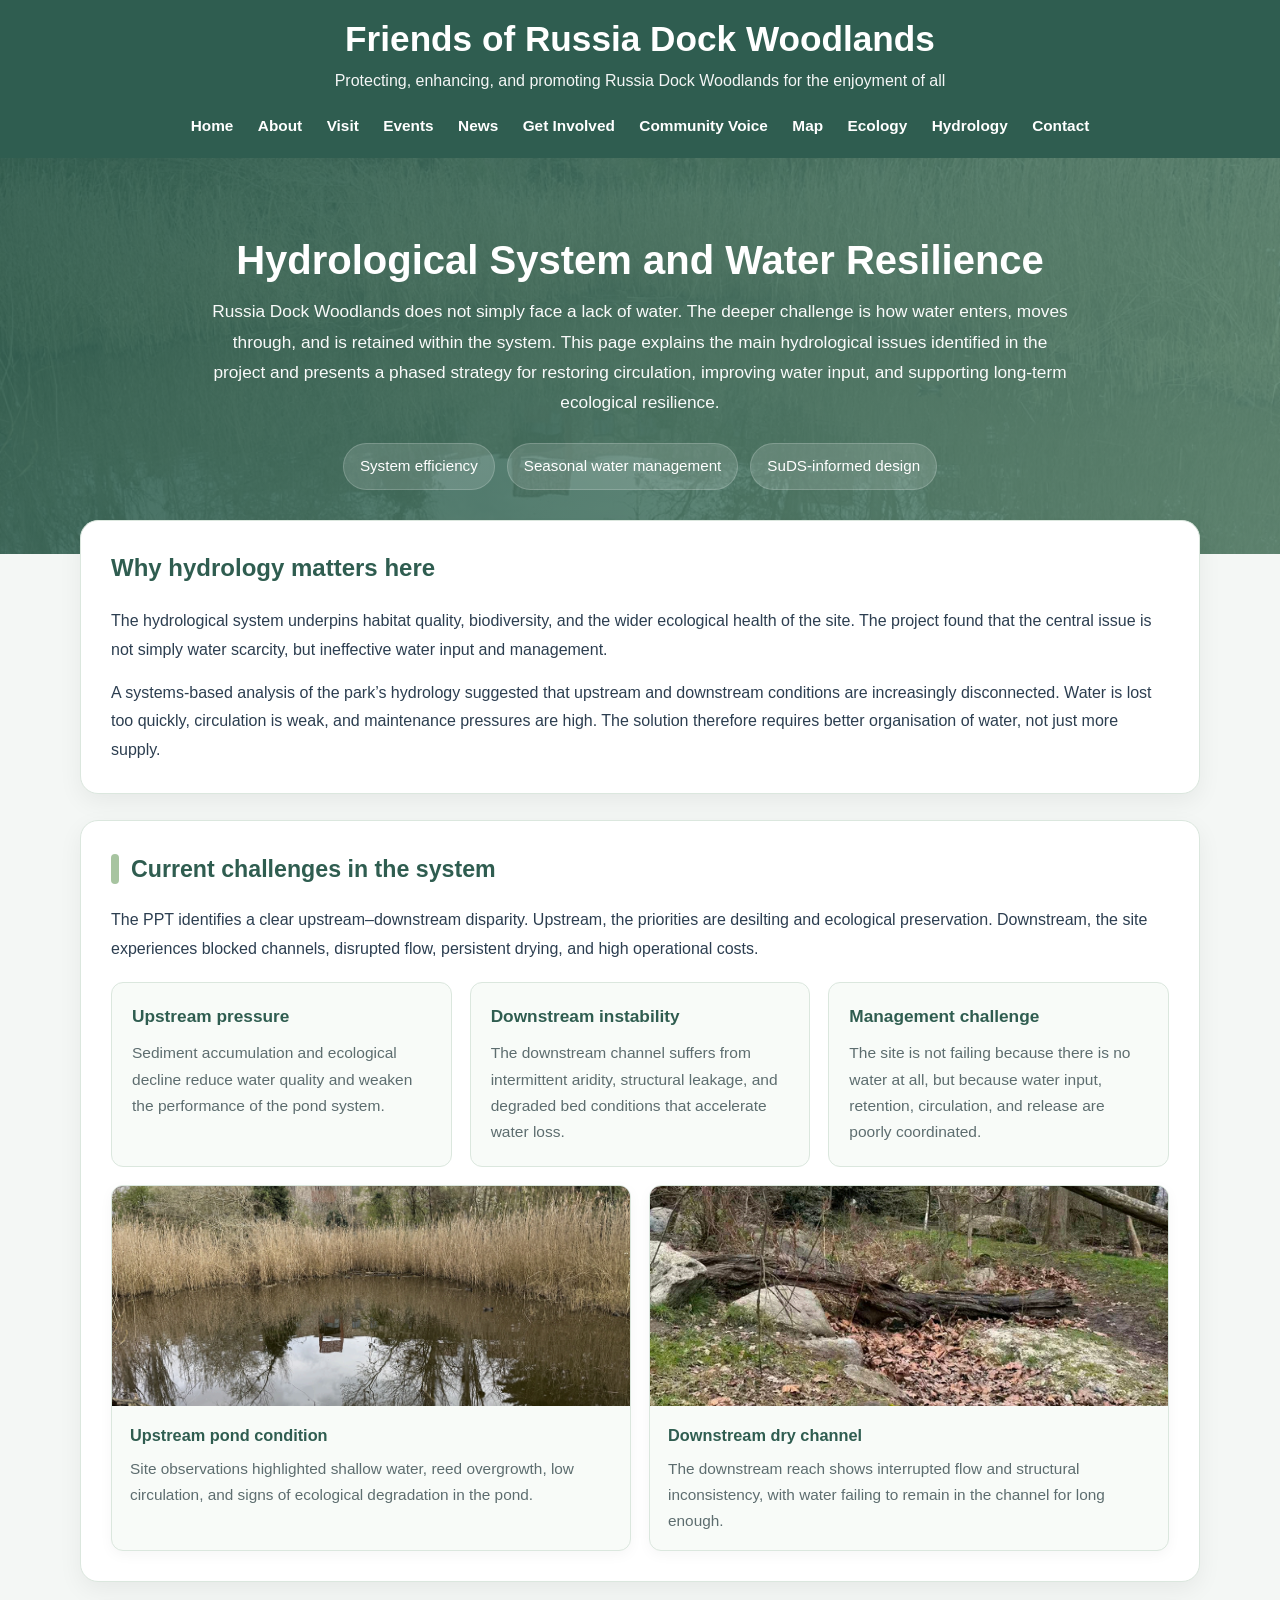
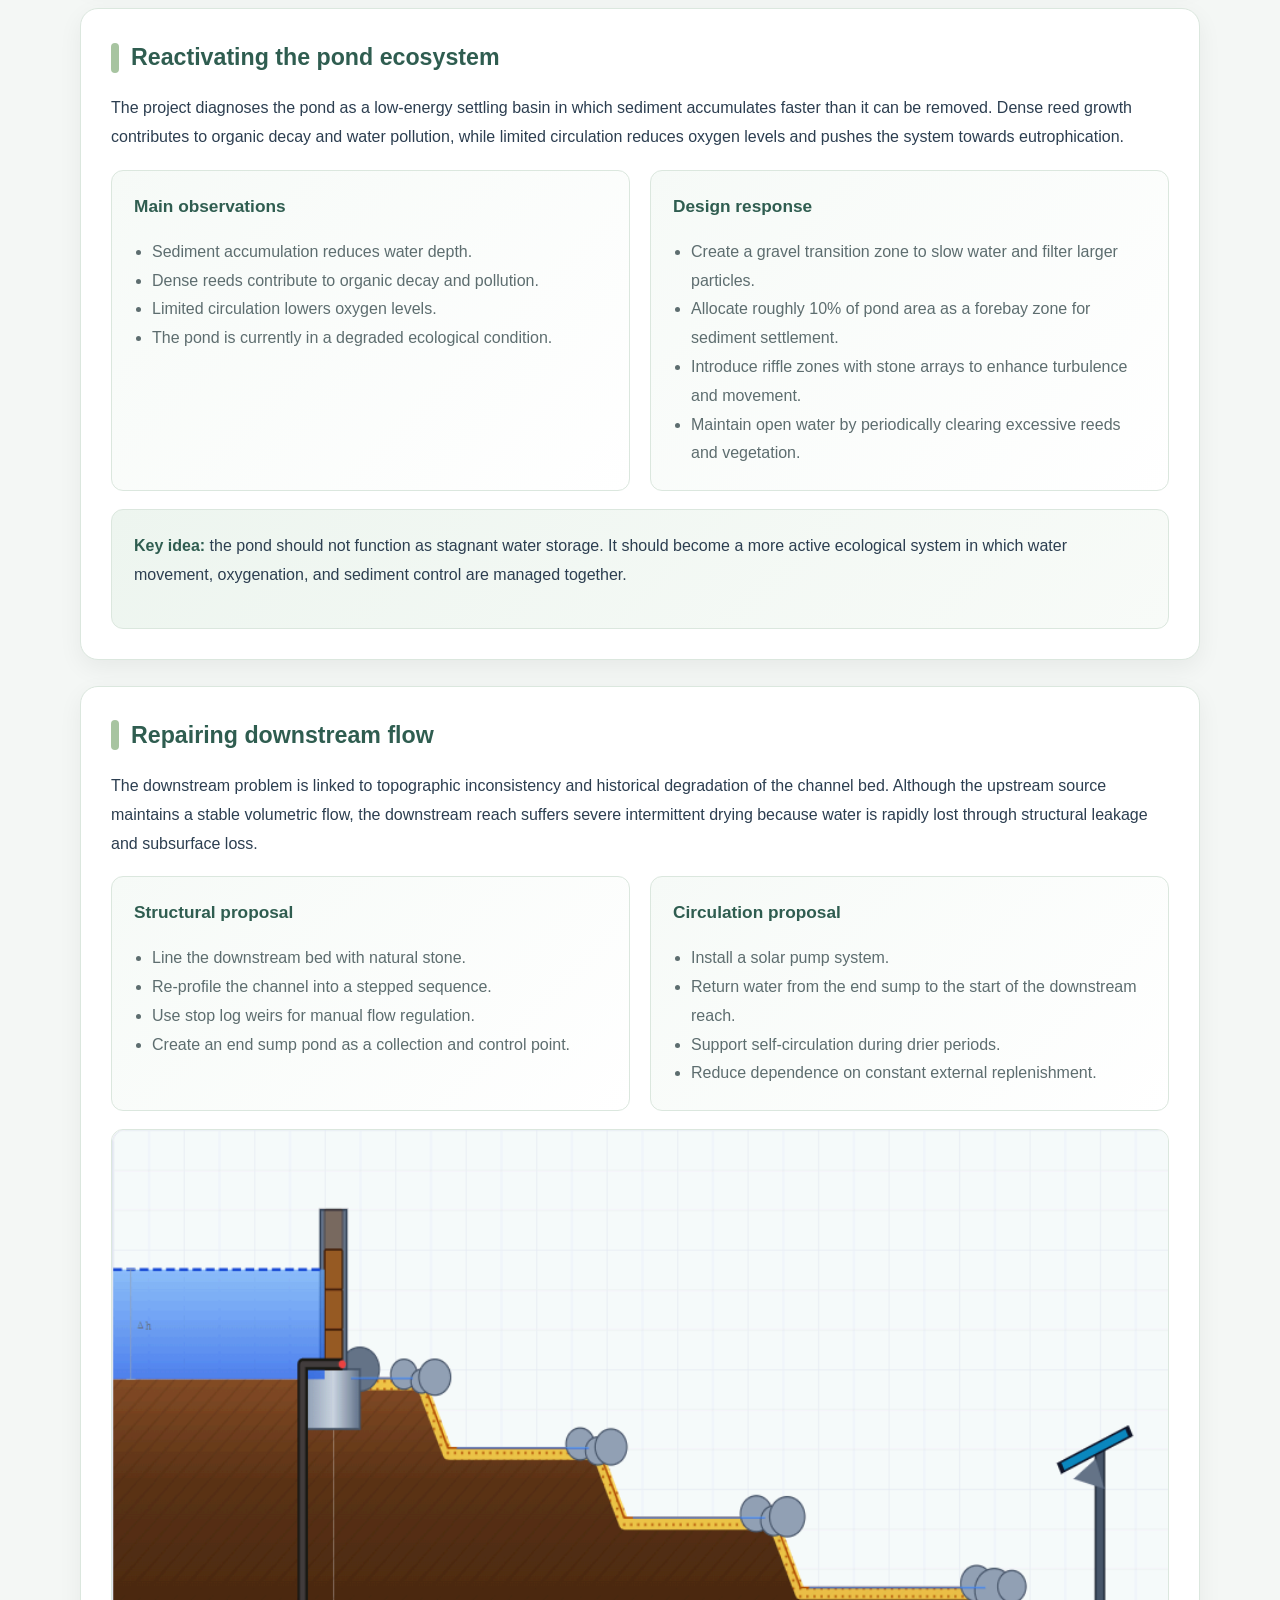
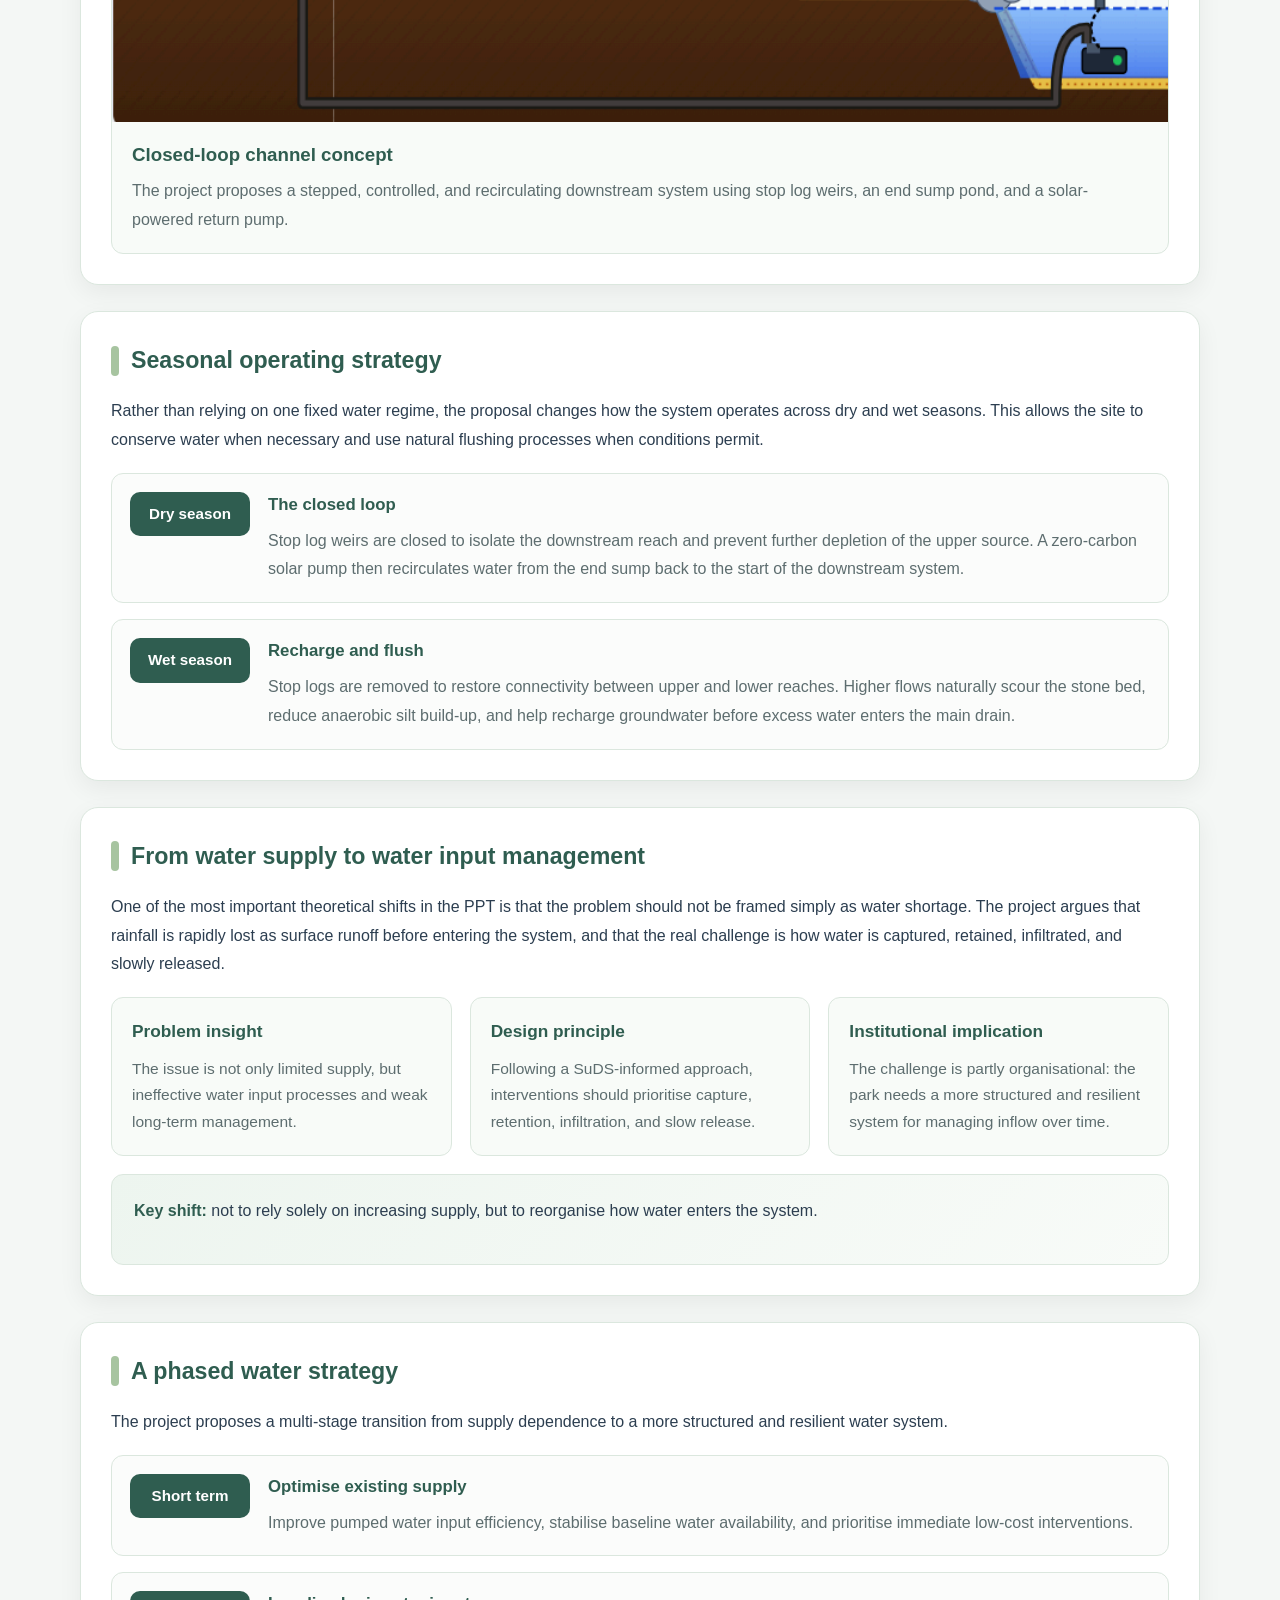
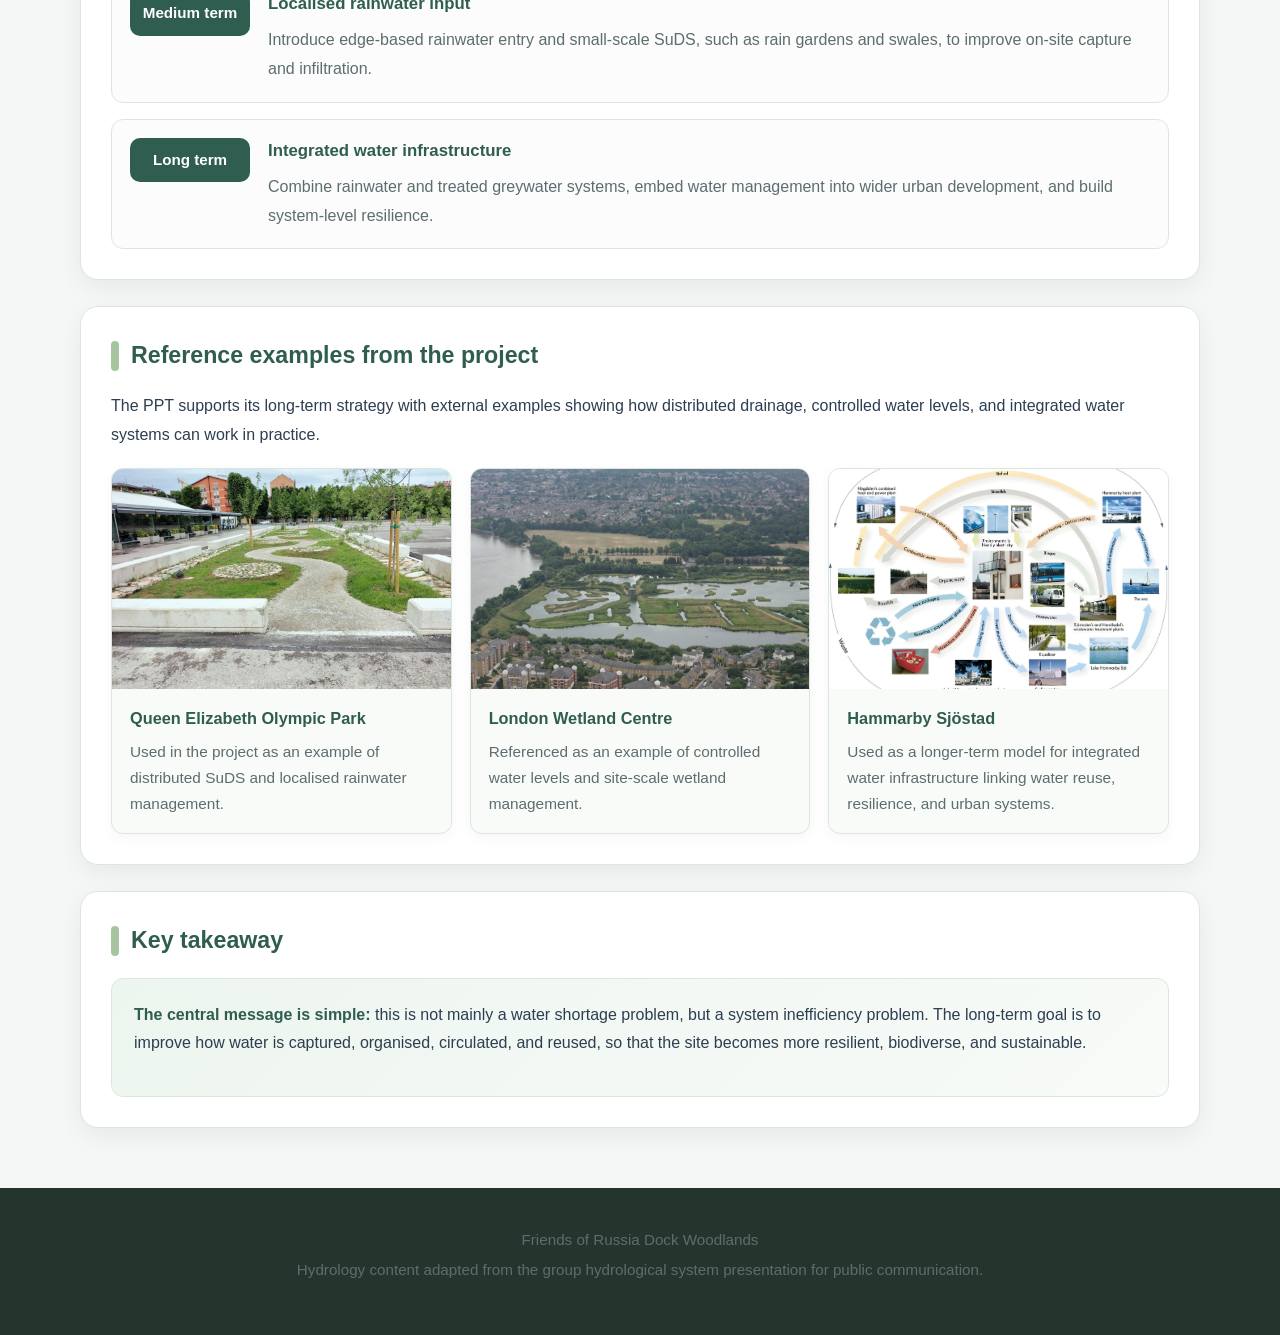
<file: hydrology.html>
<!DOCTYPE html>
<html lang="en">
<head>
  <meta charset="UTF-8" />
  <meta name="viewport" content="width=device-width, initial-scale=1.0" />
  <title>Hydrology | Friends of Russia Dock Woodlands</title>
  <link rel="stylesheet" href="style.css" />
  <style>
    :root {
      --green-dark: #2F5D50;
      --green-mid: #5f8a77;
      --green-light: #A7C4A0;
      --bg-soft: #F4F7F5;
      --bg-panel: #ffffff;
      --text-main: #2C3E50;
      --text-soft: #5d6d6f;
      --border-soft: #dbe7de;
      --shadow-soft: 0 8px 24px rgba(0,0,0,0.06);
      --radius-lg: 18px;
      --radius-md: 12px;
    }

    body {
      background: var(--bg-soft);
      color: var(--text-main);
      margin: 0;
    }

    .hero-hydro {
      background:
        linear-gradient(135deg, rgba(47,93,80,0.92), rgba(95,138,119,0.88)),
        url("images/hydrology/pond.jpg") center/cover no-repeat;
      color: white;
      padding: 78px 20px 64px;
      text-align: center;
    }

    .hero-hydro h1 {
      font-size: 2.5rem;
      margin: 0 0 12px;
      line-height: 1.2;
    }

    .hero-hydro p {
      max-width: 860px;
      margin: 0 auto;
      font-size: 1.08rem;
      line-height: 1.75;
      opacity: 0.97;
    }

    .hero-badges {
      margin-top: 26px;
      display: flex;
      gap: 12px;
      justify-content: center;
      flex-wrap: wrap;
    }

    .hero-badges span {
      background: rgba(255,255,255,0.14);
      border: 1px solid rgba(255,255,255,0.18);
      padding: 10px 16px;
      border-radius: 999px;
      font-size: 0.95rem;
    }

    .page-container {
      width: min(1120px, 90%);
      margin: -34px auto 60px;
      position: relative;
      z-index: 2;
    }

    .intro-panel,
    .section-block {
      background: var(--bg-panel);
      border-radius: var(--radius-lg);
      box-shadow: var(--shadow-soft);
      border: 1px solid var(--border-soft);
    }

    .intro-panel {
      padding: 28px 30px;
      margin-bottom: 26px;
    }

    .intro-panel h2 {
      margin-top: 0;
      color: var(--green-dark);
      font-size: 1.5rem;
    }

    .intro-panel p {
      line-height: 1.8;
      margin: 0 0 14px;
      color: var(--text-main);
    }

    .intro-panel p:last-child {
      margin-bottom: 0;
    }

    .section-block {
      padding: 30px;
      margin-bottom: 26px;
    }

    .section-title {
      display: flex;
      align-items: center;
      gap: 12px;
      margin-bottom: 18px;
    }

    .section-title .bar {
      width: 8px;
      height: 30px;
      border-radius: 20px;
      background: var(--green-light);
    }

    .section-title h2 {
      margin: 0;
      color: var(--green-dark);
      font-size: 1.45rem;
    }

    .section-block p {
      line-height: 1.8;
      color: var(--text-main);
      margin-top: 0;
    }

    .card-grid {
      display: grid;
      grid-template-columns: repeat(auto-fit, minmax(240px, 1fr));
      gap: 18px;
      margin-top: 18px;
    }

    .info-card {
      background: #f8fbf8;
      border: 1px solid var(--border-soft);
      border-radius: var(--radius-md);
      padding: 20px;
      transition: transform 0.2s ease, box-shadow 0.2s ease;
    }

    .info-card:hover {
      transform: translateY(-3px);
      box-shadow: 0 6px 18px rgba(0,0,0,0.05);
    }

    .info-card h3 {
      margin: 0 0 10px;
      color: var(--green-dark);
      font-size: 1.08rem;
    }

    .info-card p {
      margin: 0;
      color: var(--text-soft);
      line-height: 1.7;
      font-size: 0.97rem;
    }

    .two-column {
      display: grid;
      grid-template-columns: repeat(auto-fit, minmax(290px, 1fr));
      gap: 20px;
      margin-top: 18px;
    }

    .feature-box {
      background: linear-gradient(135deg, #f6faf7, #ffffff);
      border: 1px solid var(--border-soft);
      border-radius: var(--radius-md);
      padding: 22px;
    }

    .feature-box h3 {
      margin-top: 0;
      color: var(--green-dark);
      font-size: 1.08rem;
    }

    .feature-box ul {
      margin: 12px 0 0 18px;
      padding: 0;
      line-height: 1.8;
      color: var(--text-soft);
    }

    .timeline {
      display: grid;
      gap: 16px;
      margin-top: 18px;
    }

    .timeline-item {
      display: grid;
      grid-template-columns: 120px 1fr;
      gap: 18px;
      align-items: start;
      padding: 18px;
      border: 1px solid var(--border-soft);
      border-radius: var(--radius-md);
      background: #fbfcfb;
    }

    .timeline-label {
      background: var(--green-dark);
      color: white;
      text-align: center;
      padding: 10px 12px;
      border-radius: 10px;
      font-weight: 600;
      font-size: 0.95rem;
    }

    .timeline-content h3 {
      margin: 0 0 8px;
      color: var(--green-dark);
      font-size: 1.05rem;
    }

    .timeline-content p {
      margin: 0;
      color: var(--text-soft);
    }

    .highlight-box {
      background: linear-gradient(135deg, #edf5ef, #f8fbf8);
      border: 1px solid var(--border-soft);
      border-radius: var(--radius-md);
      padding: 22px;
      margin-top: 18px;
    }

    .highlight-box strong {
      color: var(--green-dark);
    }

    .image-grid {
      display: grid;
      grid-template-columns: repeat(auto-fit, minmax(250px, 1fr));
      gap: 18px;
      margin-top: 18px;
    }

    .image-card {
      background: #f8fbf8;
      border: 1px solid var(--border-soft);
      border-radius: var(--radius-md);
      overflow: hidden;
      box-shadow: 0 4px 14px rgba(0,0,0,0.04);
    }

    .image-card img {
      width: 100%;
      height: 220px;
      object-fit: cover;
      display: block;
      background: #e9f1eb;
    }

    .image-card .caption {
      padding: 16px 18px;
    }

    .image-card h3 {
      margin: 0 0 8px;
      color: var(--green-dark);
      font-size: 1.02rem;
    }

    .image-card p {
      margin: 0;
      color: var(--text-soft);
      line-height: 1.7;
      font-size: 0.96rem;
    }

    .diagram-panel {
      margin-top: 18px;
      border: 1px solid var(--border-soft);
      border-radius: var(--radius-md);
      overflow: hidden;
      background: #f8fbf8;
    }

    .diagram-panel img {
      width: 100%;
      display: block;
      background: #edf5ef;
    }

    .diagram-panel .caption {
      padding: 18px 20px;
    }

    .diagram-panel .caption h3 {
      margin: 0 0 8px;
      color: var(--green-dark);
    }

    .diagram-panel .caption p {
      margin: 0;
      color: var(--text-soft);
    }

    footer {
      text-align: center;
      padding: 34px 20px 46px;
      color: var(--text-soft);
      font-size: 0.95rem;
    }

    @media (max-width: 720px) {
      .hero-hydro {
        padding: 60px 16px 50px;
      }

      .hero-hydro h1 {
        font-size: 1.95rem;
      }

      .page-container {
        width: 92%;
      }

      .section-block,
      .intro-panel {
        padding: 22px 18px;
      }

      .timeline-item {
        grid-template-columns: 1fr;
      }

      .timeline-label {
        width: fit-content;
      }

      .image-card img {
        height: 200px;
      }
    }
  </style>
</head>
<body>

  <header>
    <h1>Friends of Russia Dock Woodlands</h1>
    <p>Protecting, enhancing, and promoting Russia Dock Woodlands for the enjoyment of all</p>
    <nav>
      <a href="index.html">Home</a>
      <a href="about.html">About</a>
      <a href="visit.html">Visit</a>
      <a href="events.html">Events</a>
      <a href="news.html">News</a>
      <a href="involved.html">Get Involved</a>
      <a href="community.html">Community Voice</a>
      <a href="map.html">Map</a>
      <a href="ecology.html">Ecology</a>
      <a href="hydrology.html">Hydrology</a>
      <a href="contact.html">Contact</a>
    </nav>
  </header>

  <section class="hero-hydro">
    <h1>Hydrological System and Water Resilience</h1>
    <p>
      Russia Dock Woodlands does not simply face a lack of water. The deeper challenge is
      how water enters, moves through, and is retained within the system. This page explains
      the main hydrological issues identified in the project and presents a phased strategy
      for restoring circulation, improving water input, and supporting long-term ecological resilience.
    </p>

    <div class="hero-badges">
      <span>System efficiency</span>
      <span>Seasonal water management</span>
      <span>SuDS-informed design</span>
    </div>
  </section>

  <main class="page-container">

    <section class="intro-panel">
      <h2>Why hydrology matters here</h2>
      <p>
        The hydrological system underpins habitat quality, biodiversity, and the wider ecological health
        of the site. The project found that the central issue is not simply water scarcity, but ineffective
        water input and management.
      </p>
      <p>
        A systems-based analysis of the park’s hydrology suggested that upstream and downstream conditions
        are increasingly disconnected. Water is lost too quickly, circulation is weak, and maintenance pressures
        are high. The solution therefore requires better organisation of water, not just more supply.
      </p>
    </section>

    <section class="section-block">
      <div class="section-title">
        <div class="bar"></div>
        <h2>Current challenges in the system</h2>
      </div>

      <p>
        The PPT identifies a clear upstream–downstream disparity. Upstream, the priorities are desilting
        and ecological preservation. Downstream, the site experiences blocked channels, disrupted flow,
        persistent drying, and high operational costs.
      </p>

      <div class="card-grid">
        <div class="info-card">
          <h3>Upstream pressure</h3>
          <p>
            Sediment accumulation and ecological decline reduce water quality and weaken the performance
            of the pond system.
          </p>
        </div>

        <div class="info-card">
          <h3>Downstream instability</h3>
          <p>
            The downstream channel suffers from intermittent aridity, structural leakage, and degraded
            bed conditions that accelerate water loss.
          </p>
        </div>

        <div class="info-card">
          <h3>Management challenge</h3>
          <p>
            The site is not failing because there is no water at all, but because water input, retention,
            circulation, and release are poorly coordinated.
          </p>
        </div>
      </div>

      <div class="image-grid">
        <div class="image-card">
          <img src="images/hydrology/pond.jpg" alt="Pond area showing sedimentation and reed growth">
          <div class="caption">
            <h3>Upstream pond condition</h3>
            <p>
              Site observations highlighted shallow water, reed overgrowth, low circulation, and signs of
              ecological degradation in the pond.
            </p>
          </div>
        </div>

        <div class="image-card">
          <img src="images/hydrology/downstream.jpg" alt="Downstream dry channel area">
          <div class="caption">
            <h3>Downstream dry channel</h3>
            <p>
              The downstream reach shows interrupted flow and structural inconsistency, with water failing
              to remain in the channel for long enough.
            </p>
          </div>
        </div>
      </div>
    </section>

    <section class="section-block">
      <div class="section-title">
        <div class="bar"></div>
        <h2>Reactivating the pond ecosystem</h2>
      </div>

      <p>
        The project diagnoses the pond as a low-energy settling basin in which sediment accumulates faster
        than it can be removed. Dense reed growth contributes to organic decay and water pollution, while
        limited circulation reduces oxygen levels and pushes the system towards eutrophication.
      </p>

      <div class="two-column">
        <div class="feature-box">
          <h3>Main observations</h3>
          <ul>
            <li>Sediment accumulation reduces water depth.</li>
            <li>Dense reeds contribute to organic decay and pollution.</li>
            <li>Limited circulation lowers oxygen levels.</li>
            <li>The pond is currently in a degraded ecological condition.</li>
          </ul>
        </div>

        <div class="feature-box">
          <h3>Design response</h3>
          <ul>
            <li>Create a gravel transition zone to slow water and filter larger particles.</li>
            <li>Allocate roughly 10% of pond area as a forebay zone for sediment settlement.</li>
            <li>Introduce riffle zones with stone arrays to enhance turbulence and movement.</li>
            <li>Maintain open water by periodically clearing excessive reeds and vegetation.</li>
          </ul>
        </div>
      </div>

      <div class="highlight-box">
        <p>
          <strong>Key idea:</strong> the pond should not function as stagnant water storage. It should become
          a more active ecological system in which water movement, oxygenation, and sediment control are managed together.
        </p>
      </div>
    </section>

    <section class="section-block">
      <div class="section-title">
        <div class="bar"></div>
        <h2>Repairing downstream flow</h2>
      </div>

      <p>
        The downstream problem is linked to topographic inconsistency and historical degradation of the channel bed.
        Although the upstream source maintains a stable volumetric flow, the downstream reach suffers severe intermittent
        drying because water is rapidly lost through structural leakage and subsurface loss.
      </p>

      <div class="two-column">
        <div class="feature-box">
          <h3>Structural proposal</h3>
          <ul>
            <li>Line the downstream bed with natural stone.</li>
            <li>Re-profile the channel into a stepped sequence.</li>
            <li>Use stop log weirs for manual flow regulation.</li>
            <li>Create an end sump pond as a collection and control point.</li>
          </ul>
        </div>

        <div class="feature-box">
          <h3>Circulation proposal</h3>
          <ul>
            <li>Install a solar pump system.</li>
            <li>Return water from the end sump to the start of the downstream reach.</li>
            <li>Support self-circulation during drier periods.</li>
            <li>Reduce dependence on constant external replenishment.</li>
          </ul>
        </div>
      </div>

      <div class="diagram-panel">
        <img src="images/hydrology/closed-loop-diagram.jpg" alt="Closed-loop downstream hydrology diagram">
        <div class="caption">
          <h3>Closed-loop channel concept</h3>
          <p>
            The project proposes a stepped, controlled, and recirculating downstream system using stop log weirs,
            an end sump pond, and a solar-powered return pump.
          </p>
        </div>
      </div>
    </section>

    <section class="section-block">
      <div class="section-title">
        <div class="bar"></div>
        <h2>Seasonal operating strategy</h2>
      </div>

      <p>
        Rather than relying on one fixed water regime, the proposal changes how the system operates across dry and wet seasons.
        This allows the site to conserve water when necessary and use natural flushing processes when conditions permit.
      </p>

      <div class="timeline">
        <div class="timeline-item">
          <div class="timeline-label">Dry season</div>
          <div class="timeline-content">
            <h3>The closed loop</h3>
            <p>
              Stop log weirs are closed to isolate the downstream reach and prevent further depletion of the upper source.
              A zero-carbon solar pump then recirculates water from the end sump back to the start of the downstream system.
            </p>
          </div>
        </div>

        <div class="timeline-item">
          <div class="timeline-label">Wet season</div>
          <div class="timeline-content">
            <h3>Recharge and flush</h3>
            <p>
              Stop logs are removed to restore connectivity between upper and lower reaches. Higher flows naturally scour
              the stone bed, reduce anaerobic silt build-up, and help recharge groundwater before excess water enters the main drain.
            </p>
          </div>
        </div>
      </div>
    </section>

    <section class="section-block">
      <div class="section-title">
        <div class="bar"></div>
        <h2>From water supply to water input management</h2>
      </div>

      <p>
        One of the most important theoretical shifts in the PPT is that the problem should not be framed simply as water shortage.
        The project argues that rainfall is rapidly lost as surface runoff before entering the system, and that the real challenge
        is how water is captured, retained, infiltrated, and slowly released.
      </p>

      <div class="card-grid">
        <div class="info-card">
          <h3>Problem insight</h3>
          <p>
            The issue is not only limited supply, but ineffective water input processes and weak long-term management.
          </p>
        </div>

        <div class="info-card">
          <h3>Design principle</h3>
          <p>
            Following a SuDS-informed approach, interventions should prioritise capture, retention, infiltration, and slow release.
          </p>
        </div>

        <div class="info-card">
          <h3>Institutional implication</h3>
          <p>
            The challenge is partly organisational: the park needs a more structured and resilient system for managing inflow over time.
          </p>
        </div>
      </div>

      <div class="highlight-box">
        <p>
          <strong>Key shift:</strong> not to rely solely on increasing supply, but to reorganise how water enters the system.
        </p>
      </div>
    </section>

    <section class="section-block">
      <div class="section-title">
        <div class="bar"></div>
        <h2>A phased water strategy</h2>
      </div>

      <p>
        The project proposes a multi-stage transition from supply dependence to a more structured and resilient water system.
      </p>

      <div class="timeline">
        <div class="timeline-item">
          <div class="timeline-label">Short term</div>
          <div class="timeline-content">
            <h3>Optimise existing supply</h3>
            <p>
              Improve pumped water input efficiency, stabilise baseline water availability, and prioritise immediate low-cost interventions.
            </p>
          </div>
        </div>

        <div class="timeline-item">
          <div class="timeline-label">Medium term</div>
          <div class="timeline-content">
            <h3>Localised rainwater input</h3>
            <p>
              Introduce edge-based rainwater entry and small-scale SuDS, such as rain gardens and swales, to improve on-site capture and infiltration.
            </p>
          </div>
        </div>

        <div class="timeline-item">
          <div class="timeline-label">Long term</div>
          <div class="timeline-content">
            <h3>Integrated water infrastructure</h3>
            <p>
              Combine rainwater and treated greywater systems, embed water management into wider urban development, and build system-level resilience.
            </p>
          </div>
        </div>
      </div>
    </section>

    <section class="section-block">
      <div class="section-title">
        <div class="bar"></div>
        <h2>Reference examples from the project</h2>
      </div>

      <p>
        The PPT supports its long-term strategy with external examples showing how distributed drainage, controlled water levels,
        and integrated water systems can work in practice.
      </p>

      <div class="image-grid">
        <div class="image-card">
          <img src="images/hydrology/suds-example.jpg" alt="Distributed SuDS example">
          <div class="caption">
            <h3>Queen Elizabeth Olympic Park</h3>
            <p>
              Used in the project as an example of distributed SuDS and localised rainwater management.
            </p>
          </div>
        </div>

        <div class="image-card">
          <img src="images/hydrology/wetland-centre.jpg" alt="London Wetland Centre aerial view">
          <div class="caption">
            <h3>London Wetland Centre</h3>
            <p>
              Referenced as an example of controlled water levels and site-scale wetland management.
            </p>
          </div>
        </div>

        <div class="image-card">
          <img src="images/hydrology/hammarby.jpg" alt="Hammarby Sjostad integrated water system diagram">
          <div class="caption">
            <h3>Hammarby Sjöstad</h3>
            <p>
              Used as a longer-term model for integrated water infrastructure linking water reuse, resilience, and urban systems.
            </p>
          </div>
        </div>
      </div>
    </section>

    <section class="section-block">
      <div class="section-title">
        <div class="bar"></div>
        <h2>Key takeaway</h2>
      </div>

      <div class="highlight-box">
        <p>
          <strong>The central message is simple:</strong> this is not mainly a water shortage problem, but a system inefficiency problem.
          The long-term goal is to improve how water is captured, organised, circulated, and reused, so that the site becomes more resilient,
          biodiverse, and sustainable.
        </p>
      </div>
    </section>

  </main>

  <footer>
    <p>Friends of Russia Dock Woodlands</p>
    <p>Hydrology content adapted from the group hydrological system presentation for public communication.</p>
  </footer>

</body>
</html>
</file>
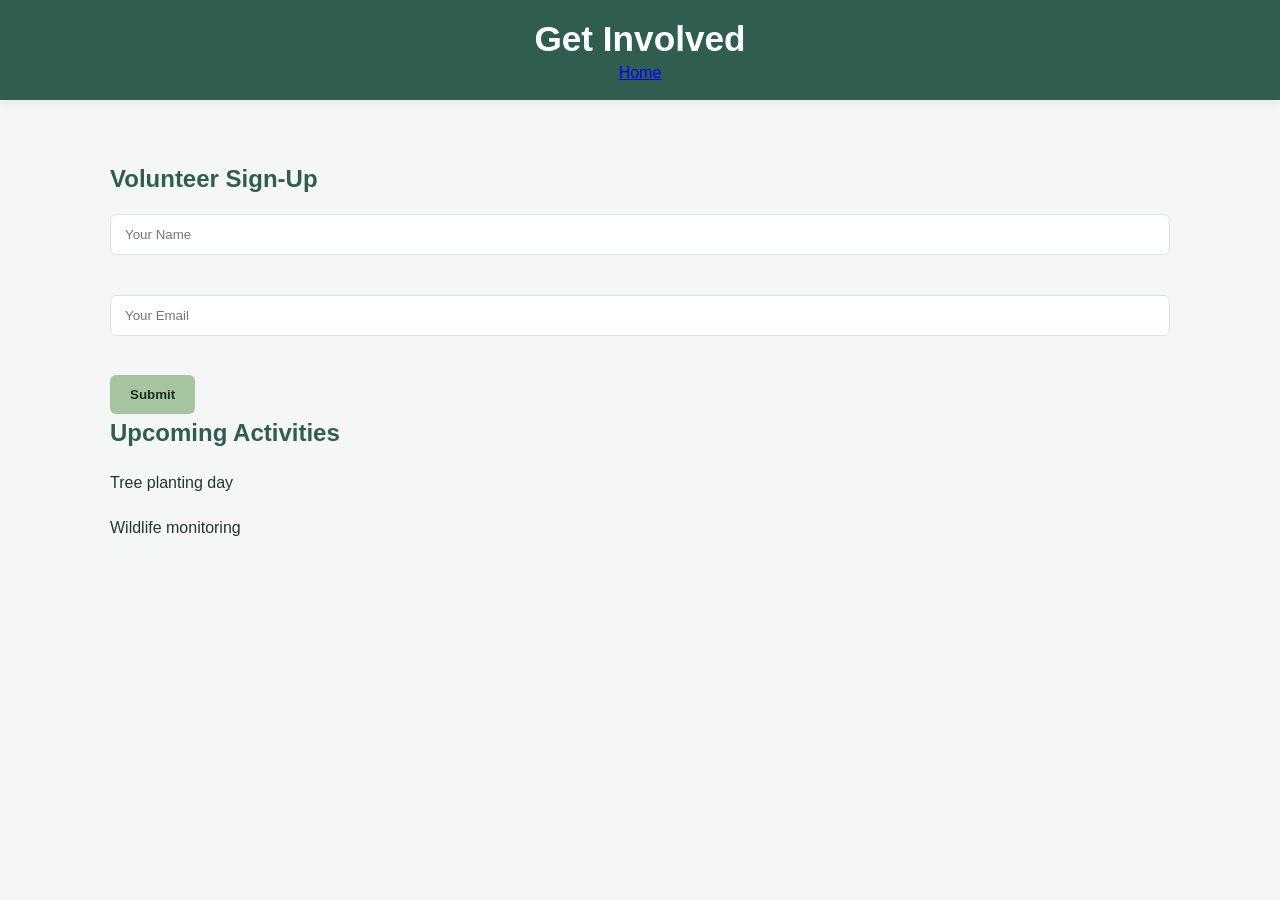
<file: involved.html>
<!DOCTYPE html>
<html>
<head>
<meta charset="UTF-8">
<title>Get Involved</title>
<link rel="stylesheet" href="style.css">
</head>

<body>

<header>
<h1>Get Involved</h1>
<a href="index.html">Home</a>
</header>

<div class="section">
<h2>Volunteer Sign-Up</h2>

<input placeholder="Your Name"><br><br>
<input placeholder="Your Email"><br><br>
<button>Submit</button>

<h2>Upcoming Activities</h2>
<p>Tree planting day</p>
<p>Wildlife monitoring</p>
</div>

</body>
</html>
</file>
<file: style.css>
/* ========= Global Styles ========= */
:root {
  --green-dark: #2F5D50;
  --green-mid: #5f8a77;
  --green-light: #A7C4A0;
  --bg-soft: #F4F7F5;
  --bg-panel: #ffffff;
  --text-main: #24352d;
  --text-soft: #5f6f68;
  --border-soft: #dbe7de;
  --shadow-soft: 0 6px 18px rgba(0, 0, 0, 0.08);
  --shadow-hover: 0 10px 24px rgba(0, 0, 0, 0.12);
  --radius-lg: 16px;
  --radius-md: 10px;
  --radius-sm: 6px;
}

* {
  box-sizing: border-box;
}

html {
  scroll-behavior: smooth;
}

body {
  margin: 0;
  font-family: "Segoe UI", Arial, sans-serif;
  background: var(--bg-soft);
  color: var(--text-main);
  line-height: 1.6;
}

/* ========= Header ========= */
header {
  background: var(--green-dark);
  color: white;
  padding: 18px 20px 14px;
  text-align: center;
  box-shadow: 0 2px 10px rgba(0, 0, 0, 0.08);
}

header h1 {
  margin: 0;
  font-size: 2.2rem;
  line-height: 1.2;
}

header p {
  margin: 8px 0 14px;
  font-size: 1rem;
  opacity: 0.95;
}

nav {
  margin-top: 8px;
}

nav a {
  display: inline-block;
  color: white;
  text-decoration: none;
  margin: 6px 10px;
  font-weight: 600;
  font-size: 0.96rem;
  transition: opacity 0.2s ease, transform 0.2s ease;
}

nav a:hover {
  opacity: 0.85;
  transform: translateY(-1px);
}

/* ========= Hero ========= */
.hero {
  background:
    linear-gradient(rgba(47, 93, 80, 0.72), rgba(47, 93, 80, 0.72)),
    url('https://images.unsplash.com/photo-1441974231531-c6227db76b6e?auto=format&fit=crop&w=1400&q=80')
    center/cover no-repeat;
  color: white;
  text-align: center;
  padding: 110px 20px;
}

.hero h2 {
  font-size: 2.7rem;
  margin-bottom: 16px;
  line-height: 1.2;
}

.hero p {
  max-width: 820px;
  margin: 0 auto 24px;
  font-size: 1.08rem;
  line-height: 1.8;
}

/* ========= Buttons ========= */
.button,
.button-primary,
.button-secondary {
  display: inline-block;
  text-decoration: none;
  font-weight: 700;
  border-radius: var(--radius-sm);
  transition: all 0.2s ease;
  cursor: pointer;
}

.button,
.button-primary {
  background: var(--green-light);
  color: #1d2a24;
  padding: 12px 22px;
  margin: 6px;
}

.button:hover,
.button-primary:hover {
  opacity: 0.94;
  transform: translateY(-1px);
}

.button.secondary,
.button-secondary {
  background: white;
  color: var(--green-dark);
  border: 1px solid rgba(255, 255, 255, 0.25);
  padding: 12px 22px;
  margin: 6px;
}

.button-secondary {
  border: 1px solid var(--green-mid);
}

.button.secondary:hover,
.button-secondary:hover {
  background: #f2f7f3;
  transform: translateY(-1px);
}

/* ========= Sections ========= */
.section {
  max-width: 1100px;
  margin: 0 auto;
  padding: 60px 20px;
}

.section.center {
  text-align: center;
}

.section h2 {
  color: var(--green-dark);
  margin-top: 0;
  margin-bottom: 16px;
}

.section p {
  color: var(--text-main);
  line-height: 1.8;
}

/* ========= Grid & Cards ========= */
.grid {
  display: flex;
  flex-wrap: wrap;
  justify-content: center;
  gap: 24px;
  margin-top: 30px;
}

.card {
  background: var(--bg-panel);
  width: 300px;
  padding: 24px;
  border-radius: var(--radius-lg);
  box-shadow: var(--shadow-soft);
  border: 1px solid var(--border-soft);
  transition: transform 0.2s ease, box-shadow 0.2s ease;
}

.card:hover {
  transform: translateY(-4px);
  box-shadow: var(--shadow-hover);
}

.card img {
  width: 100%;
  height: 190px;
  object-fit: cover;
  border-radius: var(--radius-md);
  margin-bottom: 14px;
}

.card h3 {
  margin-top: 0;
  margin-bottom: 10px;
  color: var(--green-dark);
}

.card p {
  color: var(--text-soft);
  margin-bottom: 18px;
}

/* ========= Highlight Section ========= */
.highlight {
  background: #e7efe9;
  padding: 60px 20px;
}

.highlight-inner {
  max-width: 950px;
  margin: 0 auto;
  text-align: center;
}

.highlight h2 {
  color: var(--green-dark);
  margin-top: 0;
}

.highlight p {
  color: var(--text-main);
  line-height: 1.8;
}

/* ========= News ========= */
.news-list {
  max-width: 900px;
  margin: 30px auto 0;
}

.news-item {
  background: var(--bg-panel);
  padding: 22px;
  border-radius: 12px;
  margin-bottom: 18px;
  box-shadow: 0 4px 10px rgba(0, 0, 0, 0.07);
  border: 1px solid var(--border-soft);
}

.news-item h4 {
  margin: 0 0 8px;
  color: var(--green-dark);
}

.news-item p {
  margin-bottom: 0;
  color: var(--text-soft);
}

.news-date {
  font-size: 0.9rem;
  color: var(--text-soft);
  margin-bottom: 10px;
}

/* ========= Forms ========= */
form {
  max-width: 640px;
  margin: 20px auto;
}

input,
textarea,
select,
button {
  font-family: inherit;
}

input,
textarea,
select {
  width: 100%;
  padding: 12px 14px;
  margin-bottom: 14px;
  border: 1px solid var(--border-soft);
  border-radius: var(--radius-sm);
  background: white;
  color: var(--text-main);
}

textarea {
  min-height: 140px;
  resize: vertical;
}

button {
  background: var(--green-light);
  color: #1d2a24;
  border: none;
  padding: 12px 20px;
  border-radius: var(--radius-sm);
  font-weight: 700;
  cursor: pointer;
  transition: all 0.2s ease;
}

button:hover {
  opacity: 0.94;
  transform: translateY(-1px);
}

/* ========= Embedded Content ========= */
iframe {
  max-width: 100%;
  border-radius: 12px;
}

/* ========= Footer ========= */
footer {
  background: #24352d;
  color: white;
  text-align: center;
  padding: 30px 20px;
  margin-top: 20px;
}

footer p {
  margin: 6px 0;
}

.small {
  font-size: 0.95rem;
  color: #d7e4dc;
}

/* ========= Responsive ========= */
@media (max-width: 768px) {
  header h1 {
    font-size: 1.8rem;
  }

  .hero {
    padding: 80px 18px;
  }

  .hero h2 {
    font-size: 2rem;
  }

  .hero p {
    font-size: 1rem;
  }

  nav a {
    margin: 6px 8px;
    font-size: 0.92rem;
  }

  .card {
    width: 88%;
  }

  .section {
    padding: 46px 18px;
  }
}
</file>
